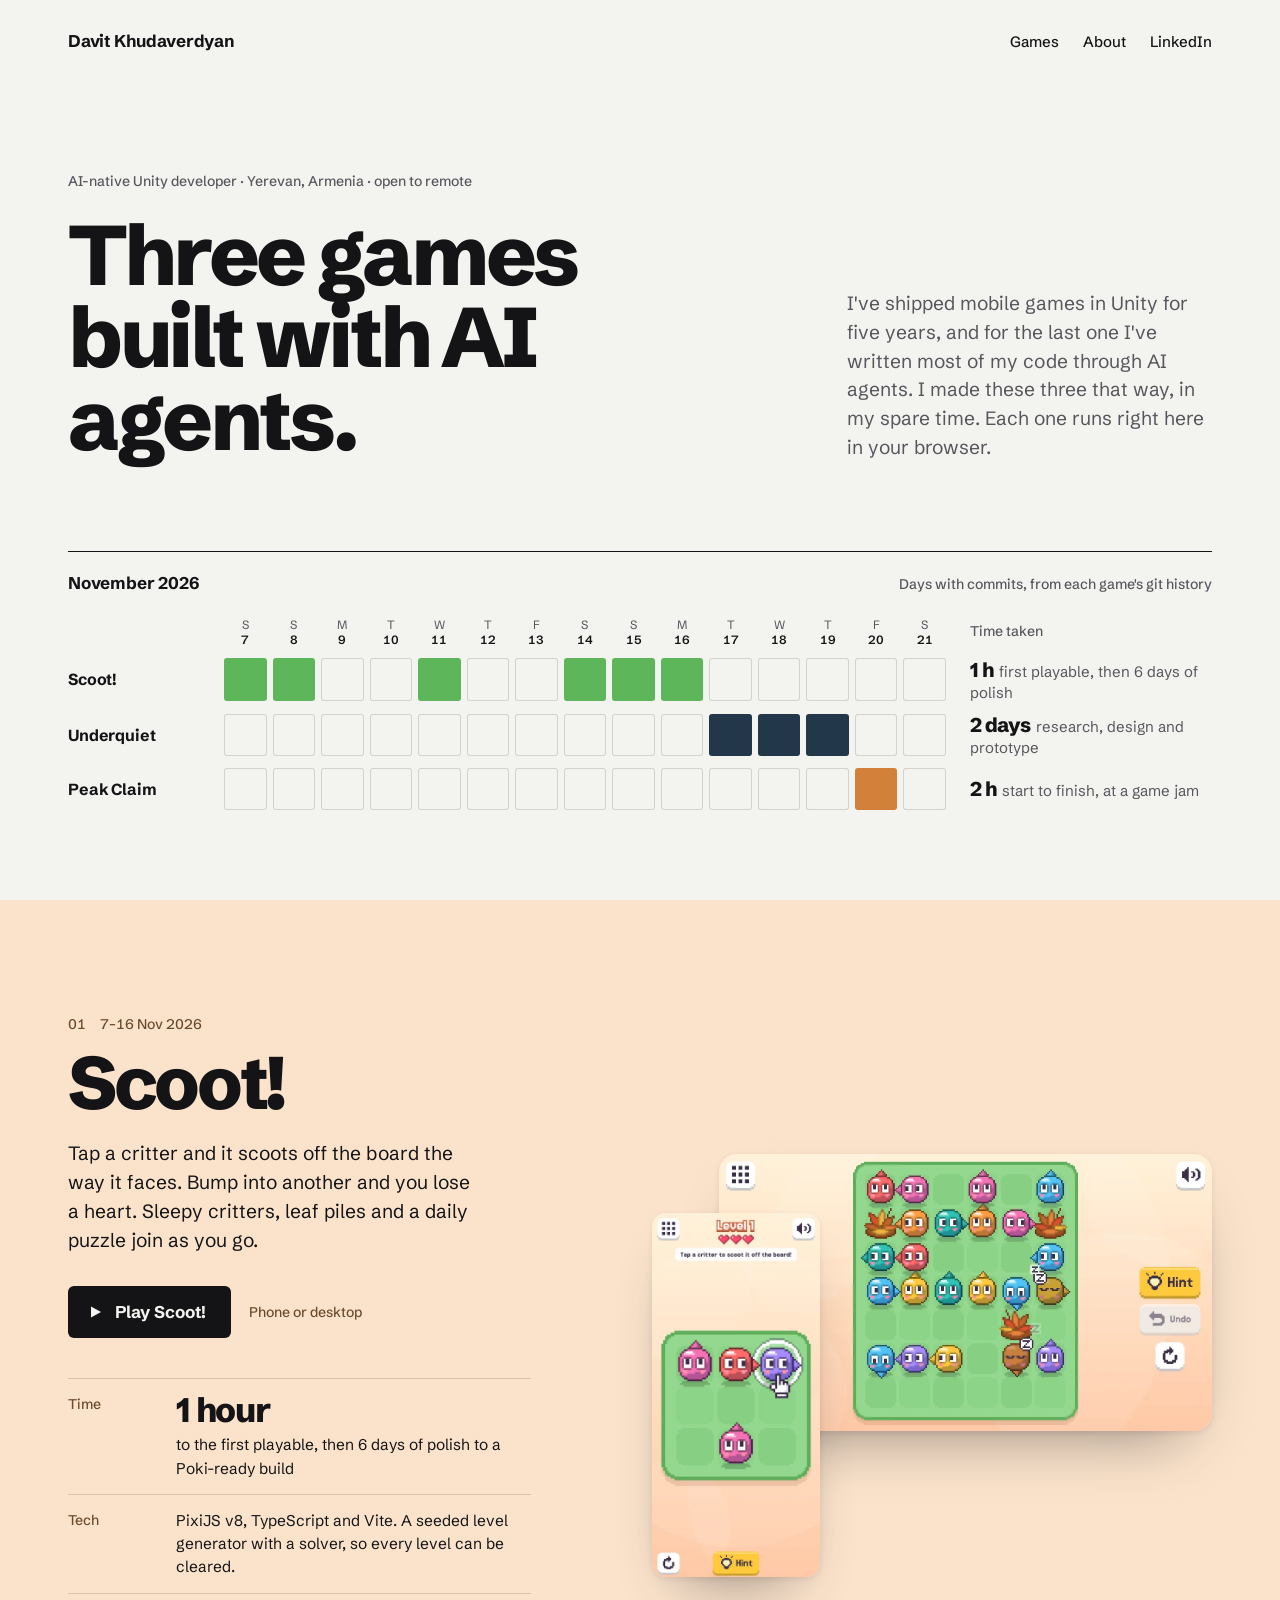
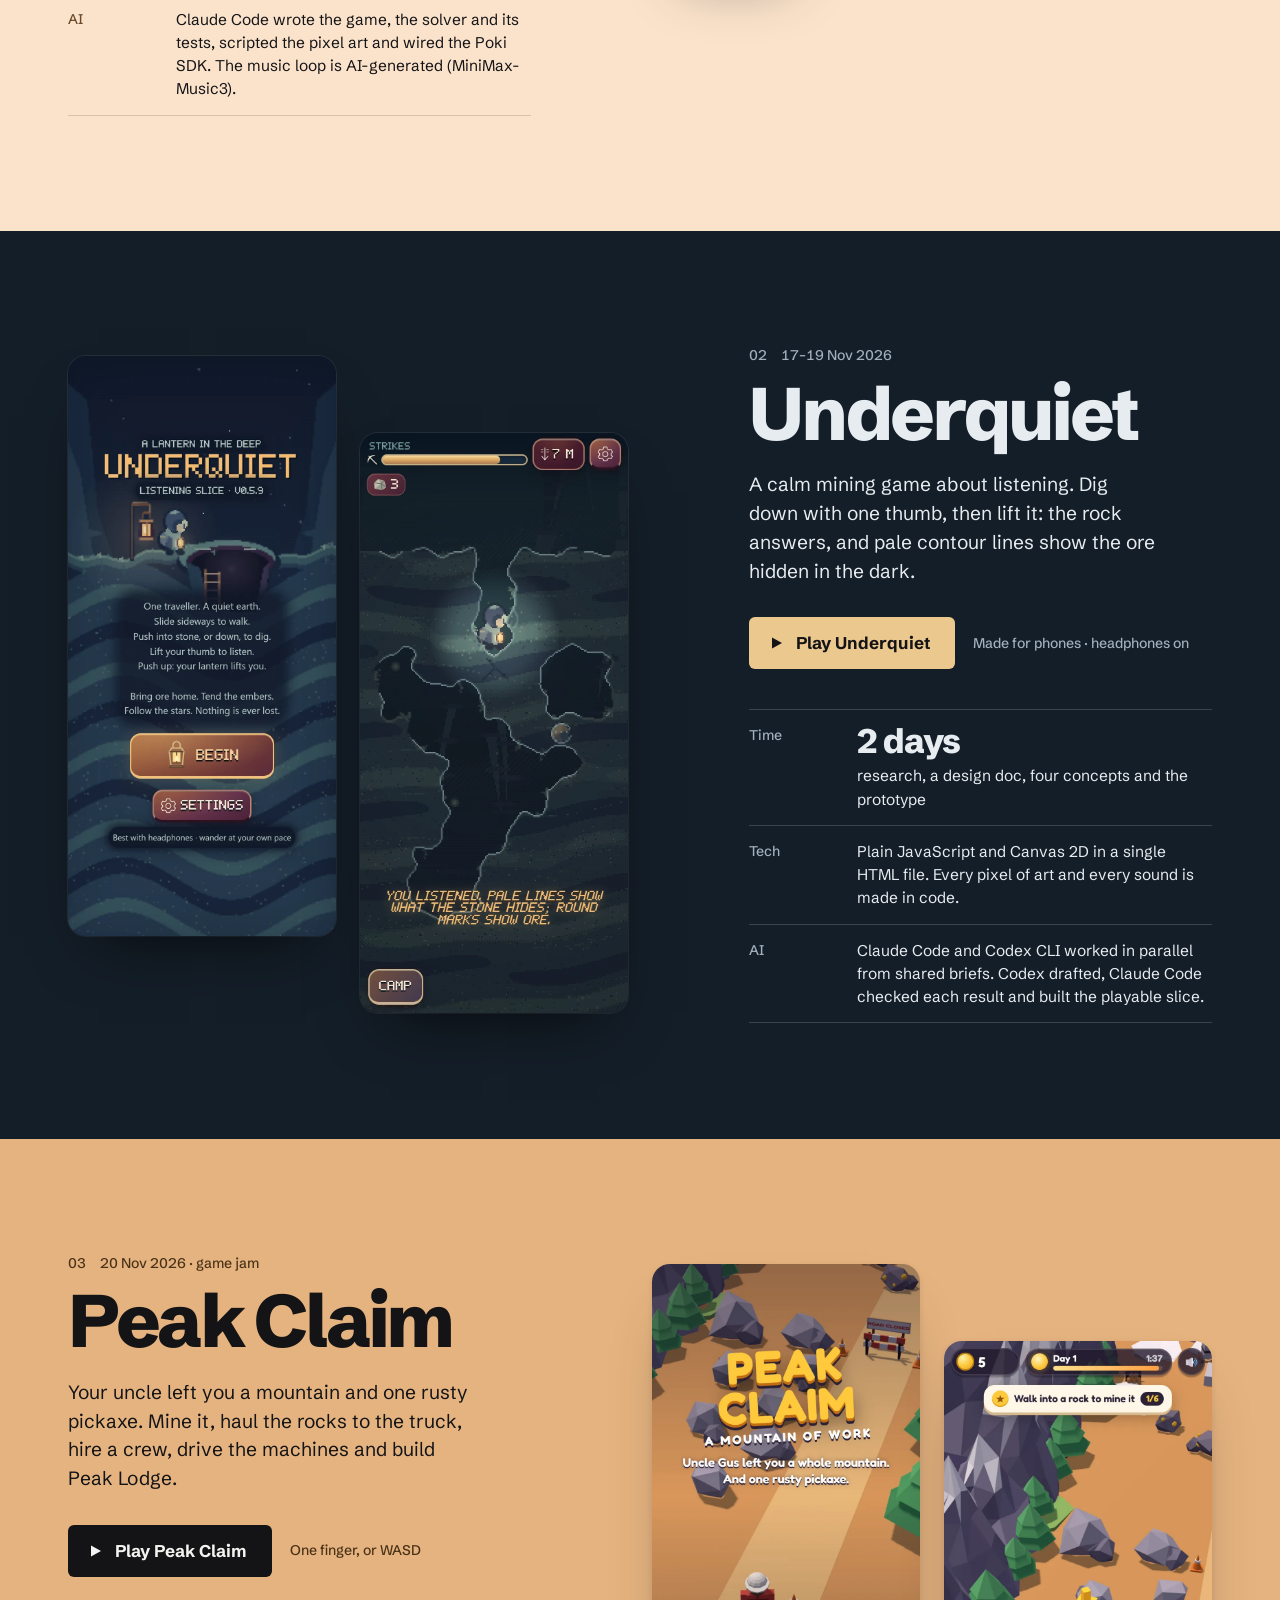
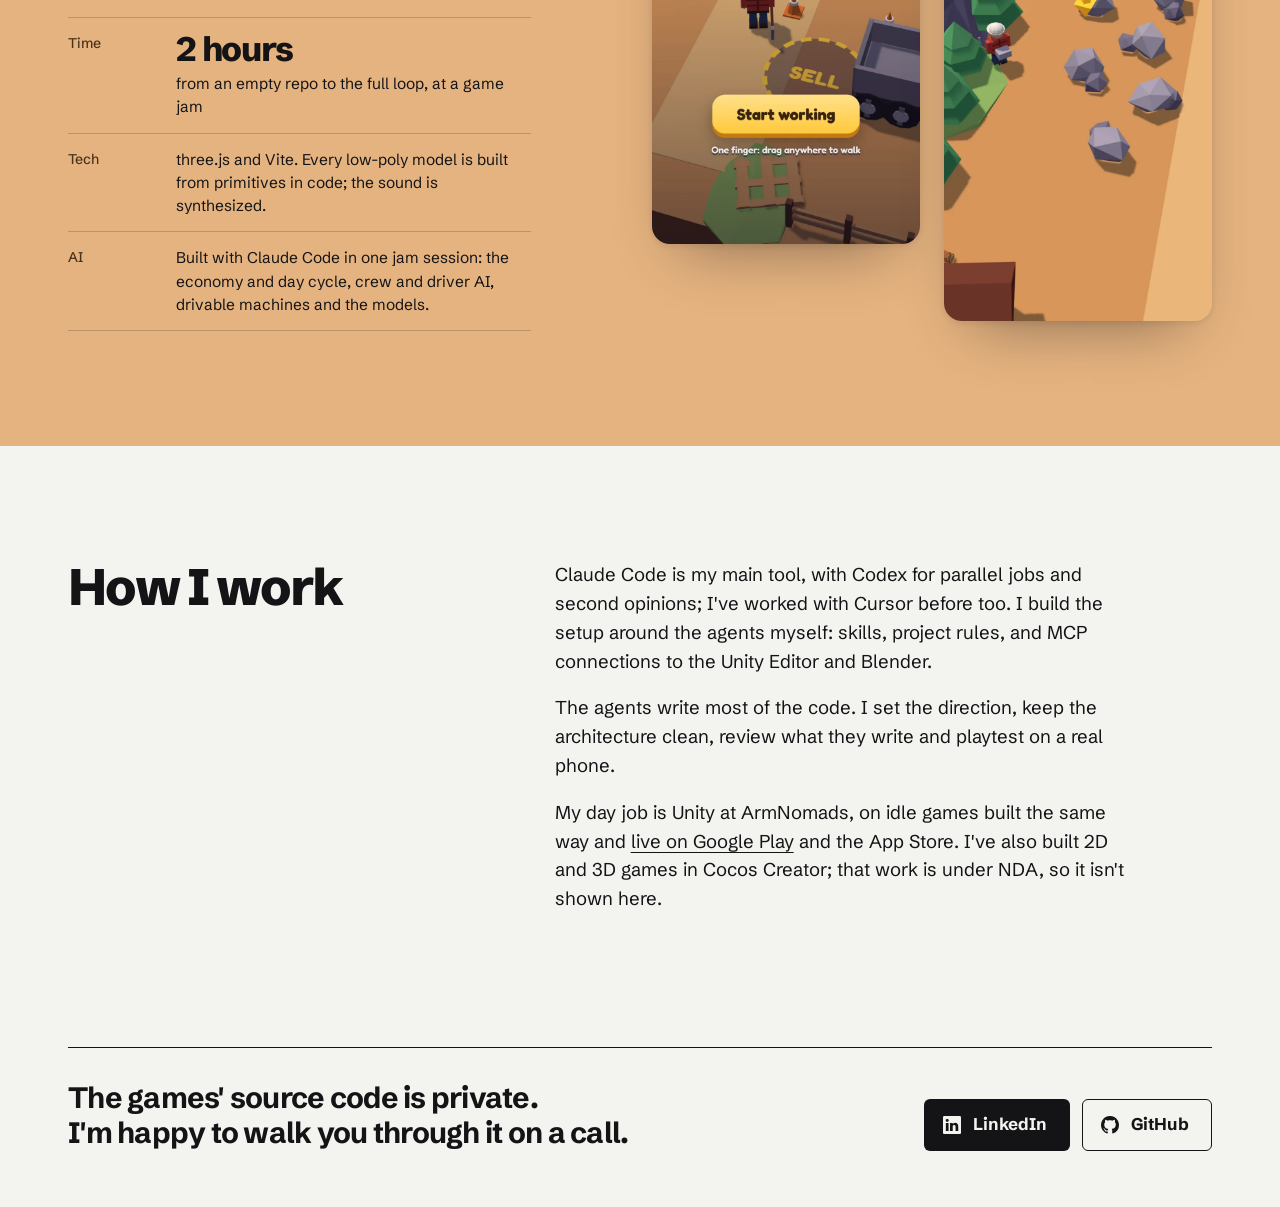
<file: index.html>
<!doctype html>
<html lang="en">
<head>
<meta charset="utf-8">
<meta name="viewport" content="width=device-width, initial-scale=1">
<title>Davit Khudaverdyan · AI-native Unity developer</title>
<meta name="description" content="Three games built with AI agents in my spare time, playable in the browser: Scoot!, Underquiet and Peak Claim. Davit Khudaverdyan, Unity developer.">
<link rel="canonical" href="https://eternal-crave.github.io/gamedev-portfolio/">
<meta property="og:type" content="website">
<meta property="og:title" content="Davit Khudaverdyan · Three games built with AI agents">
<meta property="og:description" content="Scoot!, Underquiet and Peak Claim: playable in the browser, with how long each took and how AI was used.">
<meta property="og:url" content="https://eternal-crave.github.io/gamedev-portfolio/">
<meta property="og:image" content="https://eternal-crave.github.io/gamedev-portfolio/img/og.png?v=2">
<meta property="og:image:width" content="1200">
<meta property="og:image:height" content="630">
<meta name="twitter:card" content="summary_large_image">
<meta name="theme-color" content="#f3f3ef">
<link rel="icon" href="img/favicon.svg" type="image/svg+xml">
<link rel="preconnect" href="https://fonts.googleapis.com">
<link rel="preconnect" href="https://fonts.gstatic.com" crossorigin>
<link rel="stylesheet" href="https://fonts.googleapis.com/css2?family=Schibsted+Grotesk:wght@400..900&amp;display=swap">
<link rel="stylesheet" href="css/site.css">
<script src="js/shots.js" defer></script>
</head>
<body>

<header class="wrap top">
<a class="name" href="./">Davit Khudaverdyan</a>
<nav aria-label="Main">
<a href="#games">Games</a>
<a href="#about">About</a>
<a href="https://www.linkedin.com/in/khudaverdyan-davit/">LinkedIn</a>
</nav>
</header>

<main>
<section class="wrap intro">
<p class="role small">AI-native Unity developer · Yerevan, Armenia · open to remote</p>
<div class="intro-grid">
<h1>Three games built with AI agents.</h1>
<p class="lede">I've shipped mobile games in Unity for five years, and for the last one I've written most of my code through AI agents. I made these three that way, in my spare time. Each one runs right here in your browser.</p>
</div>

<figure class="log" id="games" aria-labelledby="log-title">
<div class="log-head">
<h2 id="log-title">November 2026</h2>
<p class="small">Days with commits, from each game's git history</p>
</div>
<div class="log-grid">
<span></span>
<span class="d" aria-hidden="true">S<b>7</b></span><span class="d" aria-hidden="true">S<b>8</b></span><span class="d" aria-hidden="true">M<b>9</b></span><span class="d" aria-hidden="true">T<b>10</b></span><span class="d" aria-hidden="true">W<b>11</b></span><span class="d" aria-hidden="true">T<b>12</b></span><span class="d" aria-hidden="true">F<b>13</b></span><span class="d" aria-hidden="true">S<b>14</b></span><span class="d" aria-hidden="true">S<b>15</b></span><span class="d" aria-hidden="true">M<b>16</b></span><span class="d" aria-hidden="true">T<b>17</b></span><span class="d" aria-hidden="true">W<b>18</b></span><span class="d" aria-hidden="true">T<b>19</b></span><span class="d" aria-hidden="true">F<b>20</b></span><span class="d" aria-hidden="true">S<b>21</b></span>
<span class="th-tot small">Time taken</span>

<a class="row-name r-scoot" href="#scoot">Scoot!<span class="sr">: commits on 7, 8, 11, 14, 15 and 16 November</span></a>
<span class="c on r-scoot"></span><span class="c on r-scoot"></span><span class="c"></span><span class="c"></span><span class="c on r-scoot"></span><span class="c"></span><span class="c"></span><span class="c on r-scoot"></span><span class="c on r-scoot"></span><span class="c on r-scoot"></span><span class="c"></span><span class="c"></span><span class="c"></span><span class="c"></span><span class="c"></span>
<span class="tot"><b>1 h</b>first playable, then 6 days of polish</span>

<a class="row-name r-uq" href="#underquiet">Underquiet<span class="sr">: commits on 17, 18 and 19 November</span></a>
<span class="c"></span><span class="c"></span><span class="c"></span><span class="c"></span><span class="c"></span><span class="c"></span><span class="c"></span><span class="c"></span><span class="c"></span><span class="c"></span><span class="c on r-uq"></span><span class="c on r-uq"></span><span class="c on r-uq"></span><span class="c"></span><span class="c"></span>
<span class="tot"><b>2 days</b>research, design and prototype</span>

<a class="row-name r-peak" href="#peak-claim">Peak Claim<span class="sr">: commits on 20 November</span></a>
<span class="c"></span><span class="c"></span><span class="c"></span><span class="c"></span><span class="c"></span><span class="c"></span><span class="c"></span><span class="c"></span><span class="c"></span><span class="c"></span><span class="c"></span><span class="c"></span><span class="c"></span><span class="c on r-peak"></span><span class="c"></span>
<span class="tot"><b>2 h</b>start to finish, at a game jam</span>
</div>
</figure>
</section>

<section class="game game--scoot" id="scoot" aria-labelledby="scoot-title">
<div class="wrap game-grid">
<div class="game-text">
<p class="game-meta small"><span>01</span><span>7–16 Nov 2026</span></p>
<h2 class="game-title" id="scoot-title">Scoot!</h2>
<p class="pitch">Tap a critter and it scoots off the board the way it faces. Bump into another and you lose a heart. Sleepy critters, leaf piles and a daily puzzle join as you go.</p>
<div class="actions">
<a class="play" href="games/scoot/"><svg viewBox="0 0 14 14" aria-hidden="true"><path d="M2 1.5v11l10-5.5z" fill="currentColor"/></svg>Play Scoot!</a>
<span class="hint small">Phone or desktop</span>
</div>
<dl class="spec">
<div><dt class="small">Time</dt><dd><span class="big">1 hour</span>to the first playable, then 6 days of polish to a Poki-ready build</dd></div>
<div><dt class="small">Tech</dt><dd>PixiJS v8, TypeScript and Vite. A seeded level generator with a solver, so every level can be cleared.</dd></div>
<div><dt class="small">AI</dt><dd>Claude Code wrote the game, the solver and its tests, scripted the pixel art and wired the Poki SDK. The music loop is AI-generated (MiniMax-Music3).</dd></div>
</dl>
</div>
<div class="game-media">
<div class="stack">
<img class="shot wide" src="img/scoot-wide.webp" width="1280" height="720" loading="lazy" decoding="async" alt="Scoot level 17: a green board full of round pixel-art critters, some asleep, with leaf piles in two corners.">
<img class="shot phone" src="img/scoot-portrait.webp" width="780" height="1688" loading="lazy" decoding="async" alt="Scoot on a phone: level 1 with four critters and a pointing hand showing which one to tap.">
</div>
</div>
</div>
</section>

<section class="game game--uq game--flip" id="underquiet" aria-labelledby="uq-title">
<div class="wrap game-grid">
<div class="game-text">
<p class="game-meta small"><span>02</span><span>17–19 Nov 2026</span></p>
<h2 class="game-title" id="uq-title">Underquiet</h2>
<p class="pitch">A calm mining game about listening. Dig down with one thumb, then lift it: the rock answers, and pale contour lines show the ore hidden in the dark.</p>
<div class="actions">
<a class="play" href="games/underquiet/"><svg viewBox="0 0 14 14" aria-hidden="true"><path d="M2 1.5v11l10-5.5z" fill="currentColor"/></svg>Play Underquiet</a>
<span class="hint small">Made for phones · headphones on</span>
</div>
<dl class="spec">
<div><dt class="small">Time</dt><dd><span class="big">2 days</span>research, a design doc, four concepts and the prototype</dd></div>
<div><dt class="small">Tech</dt><dd>Plain JavaScript and Canvas 2D in a single HTML file. Every pixel of art and every sound is made in code.</dd></div>
<div><dt class="small">AI</dt><dd>Claude Code and Codex CLI worked in parallel from shared briefs. Codex drafted, Claude Code checked each result and built the playable slice.</dd></div>
</dl>
</div>
<div class="game-media">
<div class="pair">
<img class="shot" src="img/uq-title.webp" width="780" height="1688" loading="lazy" decoding="async" alt="Underquiet title screen: a hooded traveller with a lantern beside a mine shaft at night.">
<img class="shot" src="img/uq-listen.webp" width="780" height="1688" loading="lazy" decoding="async" alt="Underquiet underground: pale contour lines outline caves and ore around the lantern.">
</div>
</div>
</div>
</section>

<section class="game game--peak" id="peak-claim" aria-labelledby="peak-title">
<div class="wrap game-grid">
<div class="game-text">
<p class="game-meta small"><span>03</span><span>20 Nov 2026 · game jam</span></p>
<h2 class="game-title" id="peak-title">Peak Claim</h2>
<p class="pitch">Your uncle left you a mountain and one rusty pickaxe. Mine it, haul the rocks to the truck, hire a crew, drive the machines and build Peak Lodge.</p>
<div class="actions">
<a class="play" href="games/peak-claim/"><svg viewBox="0 0 14 14" aria-hidden="true"><path d="M2 1.5v11l10-5.5z" fill="currentColor"/></svg>Play Peak Claim</a>
<span class="hint small">One finger, or WASD</span>
</div>
<dl class="spec">
<div><dt class="small">Time</dt><dd><span class="big">2 hours</span>from an empty repo to the full loop, at a game jam</dd></div>
<div><dt class="small">Tech</dt><dd>three.js and Vite. Every low-poly model is built from primitives in code; the sound is synthesized.</dd></div>
<div><dt class="small">AI</dt><dd>Built with Claude Code in one jam session: the economy and day cycle, crew and driver AI, drivable machines and the models.</dd></div>
</dl>
</div>
<div class="game-media">
<div class="pair">
<img class="shot" src="img/peak-title.webp" width="780" height="1688" loading="lazy" decoding="async" alt="Peak Claim title screen: a low-poly miner by a dump truck on a mountain road.">
<img class="shot" src="img/peak-play.webp" width="780" height="1688" loading="lazy" decoding="async" alt="Peak Claim gameplay: the miner walks into a field of grey rocks with a quest to mine six.">
</div>
</div>
</div>
</section>

<section class="wrap about" id="about" aria-labelledby="about-title">
<div class="about-grid">
<h2 id="about-title">How I work</h2>
<div class="about-body">
<p>Claude Code is my main tool, with Codex for parallel jobs and second opinions; I've worked with Cursor before too. I build the setup around the agents myself: skills, project rules, and MCP connections to the Unity Editor and Blender.</p>
<p>The agents write most of the code. I set the direction, keep the architecture clean, review what they write and playtest on a real phone.</p>
<p>My day job is Unity at ArmNomads, on idle games built the same way and <a href="https://play.google.com/store/apps/dev?id=7195629711196823093">live on Google Play</a> and the App Store. I've also built 2D and 3D games in Cocos Creator; that work is under NDA, so it isn't shown here.</p>
</div>
</div>
</section>
</main>

<footer class="wrap">
<div class="foot">
<p class="foot-lead"><span>The games' source code is private.</span> <span>I'm happy to walk you through it on a call.</span></p>
<div class="contact">
<a class="btn" href="https://www.linkedin.com/in/khudaverdyan-davit/"><svg viewBox="0 0 16 16" aria-hidden="true"><path fill="currentColor" d="M0 1.15C0 .52.52 0 1.17 0h13.66C15.48 0 16 .52 16 1.15v13.7c0 .63-.52 1.15-1.17 1.15H1.17C.52 16 0 15.48 0 14.85V1.15zM4.94 13.39V6.17H2.54v7.22h2.4zM3.74 5.18c.84 0 1.36-.55 1.36-1.25-.01-.71-.52-1.25-1.34-1.25-.82 0-1.36.54-1.36 1.25 0 .7.52 1.25 1.33 1.25h.01zm4.91 8.21V9.36c0-.22.02-.43.08-.59.17-.43.57-.88 1.23-.88.87 0 1.21.66 1.21 1.63v3.87h2.4V9.25c0-2.22-1.18-3.25-2.76-3.25-1.27 0-1.84.7-2.16 1.19v.03h-.02l.02-.03V6.17h-2.4c.03.68 0 7.22 0 7.22h2.4z"/></svg>LinkedIn</a>
<a class="btn btn--line" href="https://github.com/eternal-crave"><svg viewBox="0 0 16 16" aria-hidden="true"><path fill="currentColor" d="M8 0C3.58 0 0 3.58 0 8c0 3.54 2.29 6.53 5.47 7.59.4.07.55-.17.55-.38 0-.19-.01-.82-.01-1.49-2.01.37-2.53-.49-2.69-.94-.09-.23-.48-.94-.82-1.13-.28-.15-.68-.52-.01-.53.63-.01 1.08.58 1.23.82.72 1.21 1.87.87 2.33.66.07-.52.28-.87.51-1.07-1.78-.2-3.64-.89-3.64-3.95 0-.87.31-1.59.82-2.15-.08-.2-.36-1.02.08-2.12 0 0 .67-.21 2.2.82.64-.18 1.32-.27 2-.27.68 0 1.36.09 2 .27 1.53-1.04 2.2-.82 2.2-.82.44 1.1.16 1.92.08 2.12.51.56.82 1.27.82 2.15 0 3.07-1.87 3.75-3.65 3.95.29.25.54.73.54 1.48 0 1.07-.01 1.93-.01 2.2 0 .21.15.46.55.38A8.013 8.013 0 0016 8c0-4.42-3.58-8-8-8z"/></svg>GitHub</a>
</div>
</div>
</footer>

</body>
</html>
</file>
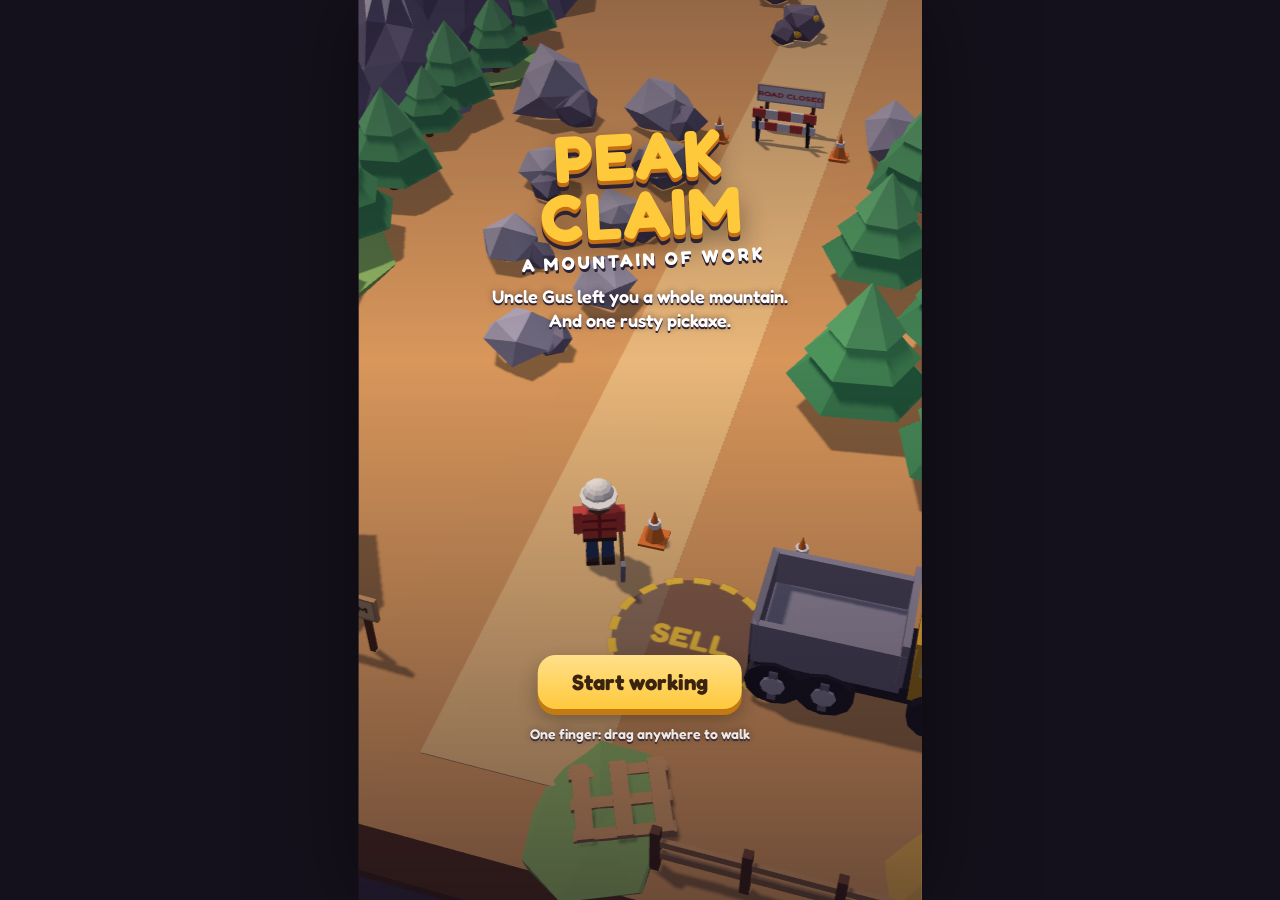
<file: games/peak-claim/index.html>
<!doctype html>
<html lang="en">
  <head>
    <meta charset="UTF-8" />
    <meta name="viewport" content="width=device-width, initial-scale=1.0, maximum-scale=1.0, user-scalable=no, viewport-fit=cover" />
    <meta name="theme-color" content="#2a2236" />
    <title>Peak Claim</title>
    <link rel="icon" href="data:image/svg+xml,%3Csvg xmlns='http://www.w3.org/2000/svg' viewBox='0 0 100 100'%3E%3Cpath d='M5 88 L40 25 L58 55 L70 40 L95 88 Z' fill='%23857d9c'/%3E%3Cpath d='M40 25 L50 43 L44 40 L36 46 L31 41 Z' fill='%23f4f2fa'/%3E%3Ccircle cx='76' cy='22' r='12' fill='%23ffc93c'/%3E%3C/svg%3E" />
    <link rel="preconnect" href="https://fonts.googleapis.com" />
    <link rel="preconnect" href="https://fonts.gstatic.com" crossorigin />
    <link href="https://fonts.googleapis.com/css2?family=Fredoka:wght@500;600;700&display=swap" rel="stylesheet" />
    <script type="module" crossorigin src="./assets/index-BfAK52vC.js"></script>
    <link rel="stylesheet" crossorigin href="./assets/index-GTu-6xmQ.css">
  </head>
  <body>
    <div id="app">
      <canvas id="game"></canvas>
      <div id="ui"></div>
    </div>
  </body>
</html>
</file>
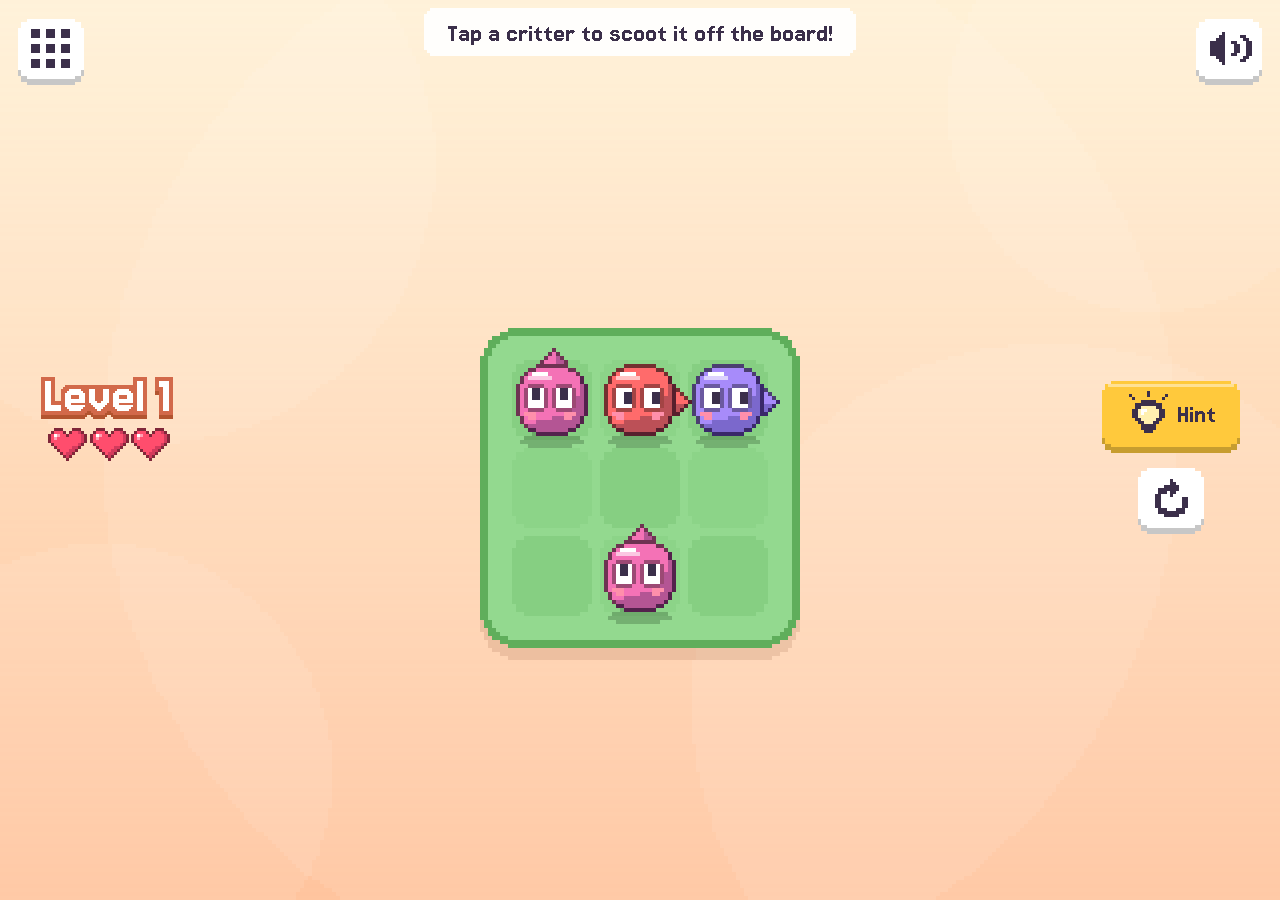
<file: games/scoot/index.html>
<!doctype html>
<html lang="en">
  <head>
    <meta charset="UTF-8" />
    <meta name="viewport" content="width=device-width, initial-scale=1.0, maximum-scale=1.0, user-scalable=no, viewport-fit=cover" />
    <title>Scoot!</title>
    <style>html,body{touch-action:none;-webkit-user-select:none;user-select:none;-webkit-tap-highlight-color:transparent;background:#fff1d6;height:100%;margin:0;overflow:hidden}#app{position:fixed;top:0;bottom:0;left:0;right:0}#app canvas{display:block}</style>
    <script type="module" crossorigin src="./assets/index-B1cWe41S.js"></script>
    <link rel="modulepreload" crossorigin href="./assets/CanvasPool-CYB8EAJn.js">
    <link rel="modulepreload" crossorigin href="./assets/Filter-Dp4MrvDI.js">
    <link rel="modulepreload" crossorigin href="./assets/canvasUtils-CrU6qLwV.js">
    <link rel="modulepreload" crossorigin href="./assets/Cache-D3IaWOzs.js">
    <link rel="modulepreload" crossorigin href="./assets/GCManagedHash-BCZwOYIp.js">
    <link rel="modulepreload" crossorigin href="./assets/RenderTargetSystem-Zj1sRvPb.js">
    <link rel="modulepreload" crossorigin href="./assets/getTextureBatchBindGroup-C-DPWbiT.js">
    <link rel="modulepreload" crossorigin href="./assets/GraphicsContext-BR45QYEj.js">
    <link rel="modulepreload" crossorigin href="./assets/getTexelRangeRects-CvvmsZUQ.js">
  </head>
  <body>
    <div id="app"></div>
  </body>
</html>
</file>
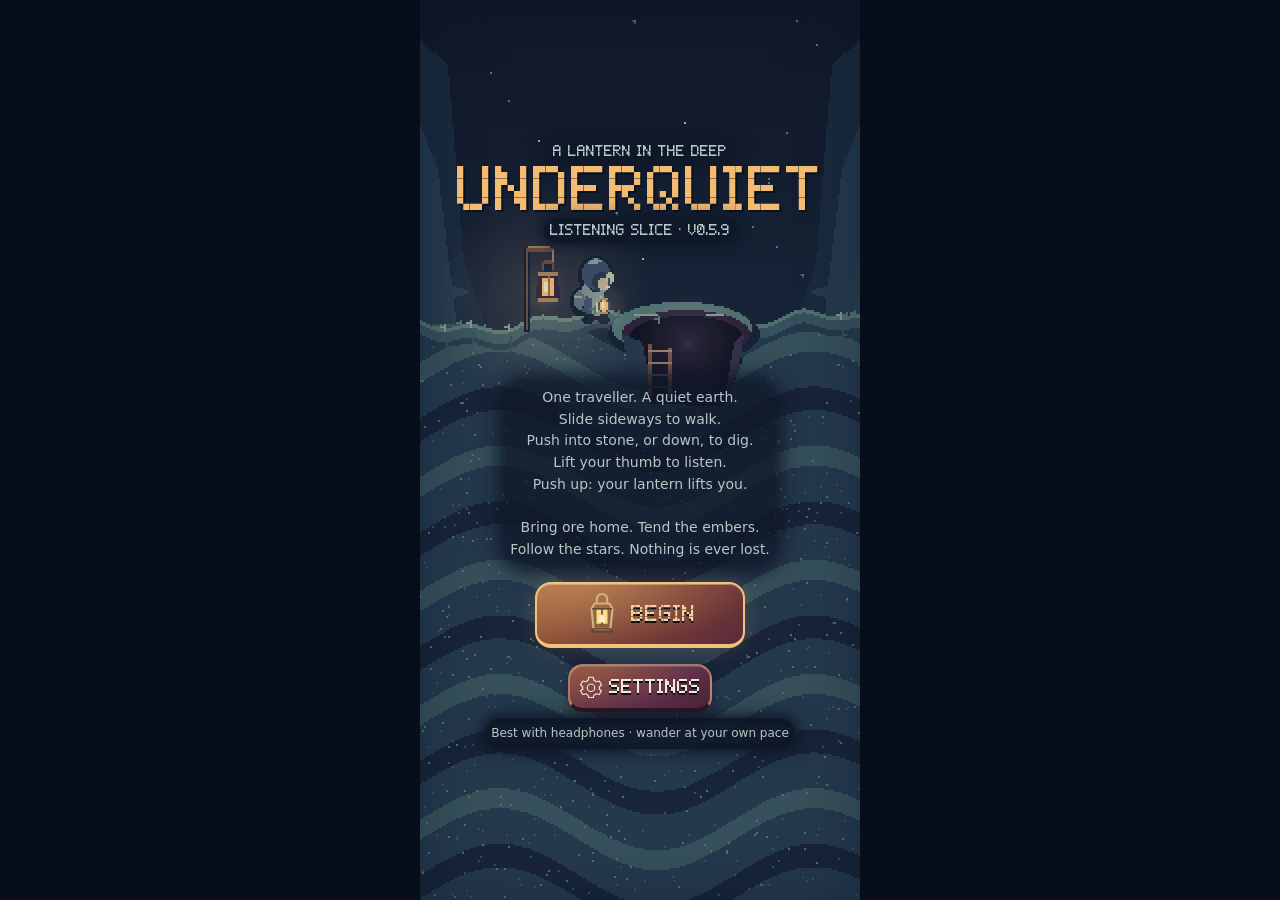
<file: games/underquiet/index.html>
<!doctype html>
<html lang="en">
<head>
<meta charset="utf-8">
<meta name="viewport" content="width=device-width,initial-scale=1,viewport-fit=cover">
<meta name="theme-color" content="#07080f">
<title>Underquiet Listening Prototype v0.5.9</title>
<style>:root{--ink:#f0e4cc;--dim:#b9ac9c;--warm:#ffd187;--violet:#c8a2ff;--line:#c6a87938;--grain:url("data:image/svg+xml,%3Csvg xmlns='http://www.w3.org/2000/svg' width='160' height='160'%3E%3Cfilter id='n'%3E%3CfeTurbulence type='fractalNoise' baseFrequency='.75' numOctaves='3' stitchTiles='stitch'/%3E%3C/filter%3E%3Cpath fill='%23fff' opacity='.055' filter='url(%23n)' d='M0 0h160v160H0z'/%3E%3C/svg%3E")}*{box-sizing:border-box;-webkit-tap-highlight-color:transparent}html,body{margin:0;height:100%;background:#04070b;color:var(--ink);font-family:Georgia,Palatino Linotype,serif;font-variant-numeric:tabular-nums;overflow:hidden;user-select:none;-webkit-user-select:none}button,input,select,textarea{font:inherit;color:inherit}button{touch-action:manipulation}button,select,input{min-width:48px;min-height:48px}button{cursor:pointer}button:disabled{cursor:default}button:focus-visible,select:focus-visible,input:focus-visible{outline:2px solid var(--warm);outline-offset:3px}#app{position:relative;margin:auto;width:100%;max-width:440px;height:100vh;height:100dvh;overflow:hidden;background:#080d14;isolation:isolate}canvas{position:absolute;inset:0;width:100%;height:100%;display:block;touch-action:none}.hidden{display:none!important}.svg-defs{position:absolute;width:0;height:0;overflow:hidden}.icon{display:inline-block;width:24px;height:24px;flex-shrink:0;vertical-align:middle;fill:none;stroke:currentColor;stroke-width:1.5;stroke-linejoin:round;stroke-linecap:round;pointer-events:none}h1,h2,h3{font-family:Georgia,serif;font-weight:900;letter-spacing:.065em}h1,h2,.display{color:#ffdc9c;text-shadow:0 2px 0 #21150f,1px 0 #21150f,-1px 0 #21150f,0 -1px #21150f,0 5px 12px #000}.gilded{display:inline-block;background:linear-gradient(#fff0c5 15%,#e7b866 60%,#a16a35);background-clip:text;-webkit-background-clip:text;-webkit-text-fill-color:transparent;filter:drop-shadow(0 2px 0 #1e130d);text-shadow:none}p{line-height:1.55;color:var(--dim)}.eyebrow,.sec h3,.tab-label,.small-label{font-variant:small-caps;letter-spacing:.13em;font-size:12px;color:#cfb387}.eyebrow{font-size:11px}.frame{position:relative;border:3px ridge #8e7352;border-radius:6px;background:var(--grain),radial-gradient(ellipse at 0 50%,#bc793a18,transparent 70%),linear-gradient(135deg,#383934,#20262a 45%,#141c23);box-shadow:inset 0 0 0 2px #090e14,inset 0 3px 12px #0009,0 4px #080c12,0 0 24px #e7a45a0c}.frame:before,.frame:after{content:"";position:absolute;width:5px;height:5px;top:7px;border-radius:50%;background:radial-gradient(circle at 30% 20%,#dac28c,#5c4937 65%);box-shadow:0 1px 2px #000;pointer-events:none}.frame:before{left:7px}.frame:after{right:7px}.btn,#tray,.raw-stack{position:relative;pointer-events:auto;appearance:none;border:2px solid #7e6645;border-top-color:#bea477;border-bottom:4px solid #171a1b;border-radius:5px;background:var(--grain),linear-gradient(#554d3d,#342f29 50%,#292b29);box-shadow:inset 0 1px #e7ce9944,inset 0 -2px #191715,0 2px #080a0c,0 4px 8px #0005;color:#f3dfb7;text-shadow:0 2px #17130e;padding:10px 14px;font-variant:small-caps;letter-spacing:.045em;font-size:15px;transition:filter .15s,transform .08s,box-shadow .08s}.btn:active,#tray:active,.raw-stack:active{transform:translateY(3px);box-shadow:inset 0 3px 7px #0009,0 1px #080a0c;filter:brightness(.83)}.btn.big{font-size:19px;min-height:56px;padding:13px 24px}.btn:disabled,.raw-stack:disabled,#tray:disabled{filter:saturate(.3);opacity:.55}.btn.available,#tray:not(:disabled),.raw-stack:not(:disabled){border-color:#ac8b52;box-shadow:inset 0 1px #f6d29155,inset 0 -2px #191715,0 3px #090d12,0 0 17px #ffb85424}.icon-btn{display:inline-flex;align-items:center;justify-content:center;padding:9px;gap:6px}.lantern-button{display:flex;align-items:center;justify-content:center;gap:12px;background:var(--grain),radial-gradient(ellipse at 50% 0,#b8823e,#54402c 65%,#302a23);border-color:#c29b5d;color:#ffe4ae;box-shadow:inset 0 1px #ffe1aa88,0 4px #11100e,0 0 35px #ffc06928}.lantern-button .icon{width:34px;height:42px;filter:drop-shadow(0 0 9px #ffc86988)}.overlay{position:absolute;inset:0;display:flex;flex-direction:column;align-items:center;justify-content:center;padding:calc(24px + env(safe-area-inset-top)) max(20px,env(safe-area-inset-right)) calc(24px + env(safe-area-inset-bottom)) max(20px,env(safe-area-inset-left));text-align:center;background:#060b13dd}.overlay h1{margin:0;font-size:34px}.overlay p{max-width:330px}#title{background:radial-gradient(ellipse at 50% 57%,#e1a45219,transparent 42%),linear-gradient(#09141d55,#061016dd 78%)}#title:before{content:"";position:absolute;inset:0;z-index:-1;background:var(--grain),linear-gradient(122deg,#24392c 0 12%,transparent 12.5% 87%,#162b24 87.5%),linear-gradient(76deg,#12221e 0 13%,transparent 13.5% 84%,#243b31 84.5%);box-shadow:inset 0 0 100px #020709}#title h1{font-size:68px;letter-spacing:.09em;margin:8px 0}.splash-emblem{width:108px;height:140px;color:#ffd287;filter:drop-shadow(0 0 36px #f5be5466);margin:6px 0 16px}.splash-intro{font-size:15px;margin:16px 0 22px}.version{font-size:11px;letter-spacing:.2em;color:#a59173}.quiet-note{font-size:12px;font-style:italic}#title .lantern-button{min-width:210px}#btn-title-set{margin-top:16px}#hud{position:absolute;left:0;right:0;top:0;padding:calc(10px + env(safe-area-inset-top)) max(10px,env(safe-area-inset-right)) 0 max(10px,env(safe-area-inset-left));pointer-events:none;display:flex;flex-direction:column;gap:7px;background:linear-gradient(#050a12db,transparent)}.row{display:flex;align-items:center;gap:7px}.hud-oil{flex:1;min-width:70px}.hud-oil .small-label{display:block;margin:0 0 3px 4px;font-size:9px}.oil-row{display:flex;align-items:center;gap:5px}.oil-row>.icon{width:22px;height:28px;color:#f8cb82}#energy{position:relative;flex:1;height:20px;overflow:hidden;border:2px solid #98764d;border-radius:7px 12px 12px 7px;background:#0b1018;box-shadow:0 0 0 2px #080a0d,inset 0 3px 5px #000,0 0 9px #e4b65e22}#energy>i{position:relative;display:block;width:100%;height:100%;border-radius:3px 9px 9px 3px;background:linear-gradient(#ffe2a5,#e4b459 30%,#976638 85%);box-shadow:inset 0 2px #fff1c177,inset 0 -2px #593f24;transition:width .15s}#energy>i:after{content:"";position:absolute;right:0;top:0;bottom:0;width:4px;background:#ffe8ad88;border-radius:50%}#energy.low>i{background:linear-gradient(#e5cf9d,#b3996f,#76624d);animation:oilFlicker 2.4s ease-in-out infinite}@keyframes oilFlicker{40%{opacity:.73}55%{opacity:.95}70%{opacity:.8}}.depth-plaque{display:flex;align-items:center;gap:3px;padding:7px 8px;min-height:48px}.depth-plaque .icon{width:16px}#depth{font-size:17px;white-space:nowrap;color:#f7dfb6;min-width:37px;text-shadow:0 2px #000}#btn-return{font-size:13px;padding:8px}#btn-set{width:48px;flex-shrink:0}.hud-bottom{display:flex;justify-content:space-between;align-items:flex-start;gap:5px}#btn-auto{font-size:12px;padding:8px;flex-shrink:0}#chips{display:flex;flex-wrap:wrap;gap:5px}.chip{display:inline-flex;align-items:center;gap:6px;padding:5px 8px;background:var(--grain),linear-gradient(#28302add,#131b1fee);border:1px solid #9b805644;border-radius:4px;font-size:13px;font-variant-numeric:tabular-nums;box-shadow:inset 0 1px #eee1be12,0 2px 4px #0005}.chip>.icon{width:22px;height:24px}.chip.pulse{animation:chipPulse .22s ease-out}@keyframes chipPulse{50%{transform:scale(1.12)}}.chip.no{color:#c8a9a4}#titlecard{position:absolute;left:0;right:0;top:30%;text-align:center;pointer-events:none;opacity:0;transition:opacity .9s}#titlecard h2{margin:0;font-size:30px}#titlecard p{margin:6px 0;font-style:italic}#titlecard small{color:var(--warm);letter-spacing:.2em;font-size:11px}#whisper{position:absolute;left:16px;right:16px;bottom:15%;text-align:center;font-style:italic;opacity:0;transition:opacity 1.4s;pointer-events:none;color:var(--violet);text-shadow:0 0 14px #c8a2ff88;z-index:5}#whisper.warm{color:var(--warm);text-shadow:0 0 14px #ffcf7a66}#fade{position:absolute;inset:0;background:#000;opacity:0;pointer-events:none;transition:opacity 1.5s}#camp{padding:calc(14px + env(safe-area-inset-top)) max(14px,env(safe-area-inset-right)) 0 max(14px,env(safe-area-inset-left));justify-content:flex-start;overflow:hidden;background:var(--grain),radial-gradient(ellipse at 18% 43%,#c98a3c1f,transparent 48%),radial-gradient(ellipse at 75% 90%,#3b344a55,transparent 60%),linear-gradient(#1d2526,#111a20 52%,#080f17)}#camp:before{content:"";position:absolute;inset:0;pointer-events:none;background:repeating-linear-gradient(175deg,transparent 0 98px,#b3a68a09 99px,#0002 102px,transparent 105px);box-shadow:inset 0 0 75px #010610aa}.camp-head{position:relative;display:flex;align-items:center;justify-content:space-between;width:100%;flex-shrink:0;gap:12px}.camp-head h1{font-size:27px;margin:2px 0}.camp-head .eyebrow{font-size:9px}#camp-story{position:relative;flex-shrink:0;font-size:12px;font-style:italic;margin:8px 0 10px}.camp-stage{position:relative;flex:1;width:100%;min-height:0;margin-bottom:10px}.camp-panel{position:absolute;inset:0;display:flex;flex-direction:column;gap:14px;overflow-y:auto;overscroll-behavior:contain;padding:3px 2px 12px;opacity:0;visibility:hidden;pointer-events:none;transition:opacity .2s ease,visibility 0s linear .2s;text-align:left}.camp-panel.active{opacity:1;visibility:visible;pointer-events:auto;transition:opacity .2s ease,visibility 0s}.sec{width:100%;text-align:left}.sec h3{margin:0 0 10px;font-weight:400}.scene-heading{text-align:center;padding:8px 0 2px}.scene-heading h2{margin:3px 0;font-size:28px}.scene-heading p{margin:6px auto;font-size:13px;max-width:290px}.scene-heading .eyebrow{font-size:10px}.stash{display:flex;flex-wrap:wrap;gap:8px}.inventory-frame{padding:18px 14px}.inventory-frame .stash{gap:9px}.inventory-frame .chip{min-height:42px}.ritual{padding:20px 15px 16px;margin:auto 0}.ritual h3{text-align:center;color:#d7bc8a}#slot-label,#smelt-note{font-size:12px;text-align:center;color:var(--dim)}#smelt-note{margin:14px auto;line-height:1.6;max-width:270px}#furnace{display:block;position:relative;margin:20px auto;width:136px;height:124px;border-radius:60px 60px 14px 14px;border:7px ridge #786a57;background:var(--grain),linear-gradient(100deg,#33363b,#867665 45%,#32343b);box-shadow:0 11px 15px #0008,inset 0 3px 3px #dbc3a333,0 0 65px #dc8c3622}#furnace:before{content:"";position:absolute;left:19px;right:19px;bottom:11px;height:70px;border:6px solid #201d21;border-radius:38px 38px 6px 6px;background:radial-gradient(ellipse at 50% 90%,#ffe4a0,#ed954e 24%,#6c3425 55%,#19141b 80%);opacity:var(--heat,.22);box-shadow:0 0 calc(40px * var(--heat,.22)) #ffb45d;transition:opacity .25s}#furnace:after{content:"\2726";position:absolute;top:4px;left:53px;color:#f7d9a1;font-size:17px}#furnace.feed{animation:furnaceFeed .4s ease-out}@keyframes furnaceFeed{30%{transform:scale(1.14,.83)}65%{transform:scale(.92,1.1)}}#raw-stash{display:grid;grid-template-columns:1fr;gap:7px}.raw-stack{display:flex;width:100%;justify-content:center;gap:9px;font-size:13px;padding:8px;min-height:48px}.raw-stack>.icon{width:24px}.lane{display:flex;align-items:center;gap:10px;font-size:12px;margin:8px 0}.lane .bar{flex:1;height:8px;border:1px solid #99764e;border-radius:4px;overflow:hidden;background:#0c131b}.lane .bar i{display:block;height:100%;background:linear-gradient(#ffdf9c,#b28144)}#tray{width:100%;margin-top:12px;min-height:56px;padding:12px;font-size:14px}#smelt-status{display:block;min-height:18px;font-size:11px;color:#c7b08f;text-align:center;margin-top:9px;line-height:1.5}.camp-flight{position:absolute;left:0;top:0;z-index:9;pointer-events:none;width:16px;height:16px;background:var(--gem);clip-path:polygon(50% 0,100% 45%,65% 100%,15% 80%,0 30%);filter:drop-shadow(0 0 5px var(--gem))}.camp-tabs{position:relative;flex-shrink:0;display:grid;grid-template-columns:repeat(4,minmax(0,1fr));align-self:stretch;margin:0 -14px;padding:5px max(5px,env(safe-area-inset-right)) calc(5px + env(safe-area-inset-bottom)) max(5px,env(safe-area-inset-left));border-top:3px ridge #8f7752;background:var(--grain),linear-gradient(#39362e,#161b1e 40%,#10171c);box-shadow:0 -5px 25px #0008;z-index:3}.camp-tab{position:relative;appearance:none;border:1px solid transparent;border-radius:4px;min-height:64px;padding:5px 2px;display:flex;flex-direction:column;align-items:center;justify-content:center;gap:4px;color:#a79c8a;background:transparent;transition:background .2s,color .2s;box-shadow:inset -1px 0 #bbaa7912}.camp-tab .icon{width:26px;height:26px}.tab-label{font-size:11px;color:inherit;letter-spacing:.04em;white-space:nowrap}.camp-tab[aria-selected=true]{color:#ffdc9e;border-color:#b3915755;background:radial-gradient(ellipse at 50% 100%,#e7ab4526,transparent 80%),linear-gradient(#51442c55,#292c28);box-shadow:inset 0 2px #e1bc7366,0 0 16px #e7ad4012}.camp-tab:active{transform:translateY(2px)}.tab-badge{position:absolute;top:1px;left:calc(50% + 8px);min-width:17px;height:17px;padding:2px 4px;background:#d7b06d;color:#1b1815;border:1px solid #ffdc92;border-radius:50%;font:700 10px Georgia;box-shadow:0 0 9px #e1ab5d55}.tab-badge:empty{display:none}#panel-skills{overflow:hidden;gap:8px;padding:0}.tree-toolbar{display:flex;align-items:center;justify-content:space-between;gap:6px}.tree-toolbar h2{font-size:20px;margin:0}.tree-toolbar>div{display:flex;gap:5px}.tree-toolbar .btn{padding:5px;min-width:48px;min-height:48px;font-size:22px}#tree-view{position:relative;width:100%;flex:1;min-height:100px;overflow:hidden;touch-action:none;border:2px ridge #75647d;border-radius:6px;background:radial-gradient(ellipse at center,#29283a,#111a27 65%,#09111a);box-shadow:inset 0 0 55px #0009}#tree-view:before{content:"";position:absolute;inset:0;pointer-events:none;background-image:radial-gradient(circle,#ddcfff66 .6px,transparent 1px);background-size:37px 43px;opacity:.35}#tree-world{position:absolute;left:0;top:0;width:1200px;height:1100px;transform-origin:0 0;will-change:transform}#tree-links{position:absolute;inset:0;width:1200px;height:1100px;pointer-events:none;overflow:visible}.tree-link{stroke:#a994b955;stroke-width:2;fill:none}.tree-link.gold{stroke:#eec974;stroke-width:3;stroke-dasharray:7 5;animation:goldFlow 2s linear infinite}@keyframes goldFlow{to{stroke-dashoffset:-24}}.star-wrap{position:absolute;width:96px;height:100px;text-align:center;transform:translate(-50%,-38%)}.star-node{position:relative;width:62px;height:62px;border-radius:50%;border:2px ridge #c9b3e86b;background:radial-gradient(circle at 35% 25%,#555369,#202638 65%);color:#f6e2b9;box-shadow:0 0 22px #b3a4f51a,inset 0 0 8px #ead9ff22;font:24px Georgia,serif;touch-action:none}.star-node.dim{opacity:.43}.star-node.can{border-color:#d7bc88;box-shadow:0 0 23px #e1c57b44,inset 0 0 10px #ead9ff22}.star-node.max{border-color:#e9cd83;color:#ffe4a5;background:radial-gradient(circle at 40% 30%,#72634e,#262536)}.star-node:active{filter:brightness(.8);translate:0 2px}.star-name,.star-level{display:block;pointer-events:none}.star-name{font-size:13px;color:#e9e1cf;margin:5px -10px 0;line-height:1.15;text-shadow:0 1px 3px #000,0 0 8px #060a12}.star-level{font-size:11px;color:#b3a9c6;margin-top:3px}.star-wrap.bloom{animation:starBloom .9s linear}@keyframes starBloom{0%{opacity:0;scale:.2}35%{opacity:1;scale:1.18}53%{scale:.92}72%{scale:1.045}88%{scale:.985}to{scale:1}}.tree-ripple{position:absolute;width:20px;height:20px;border:2px solid #ffe7ba;border-radius:50%;pointer-events:none;transform:translate(-50%,-50%);animation:treeRipple .65s ease-out forwards}@keyframes treeRipple{to{width:460px;height:460px;opacity:0}}.tree-spark{position:absolute;z-index:8;width:4px;height:4px;border-radius:50%;background:#f5db9c;pointer-events:none}.tree-hint{text-align:center;color:#b4a8bf;font-size:11px;line-height:1.5;margin:0 0 4px}.root-node{border-color:#ffdb9d;color:#ffdb9d;font-size:30px}#skill-sheet{position:absolute;z-index:7;bottom:calc(83px + env(safe-area-inset-bottom));left:12px;right:12px;max-height:65%;overflow-y:auto;padding:24px 20px 20px;text-align:left}#skill-sheet h2{font-size:26px;margin:8px 42px 12px 0}#skill-sheet p{font-size:14px;line-height:1.6}#skill-close{position:absolute;right:10px;top:10px;font-size:24px;padding:4px}#skill-cost{display:flex;flex-wrap:wrap;gap:6px;margin:18px 0}#skill-buy{width:100%}#skill-buy:disabled{opacity:.45}#satchel-raw{display:grid;gap:7px}.inventory-line{display:flex;align-items:center;gap:10px;font-size:14px}.inventory-line .icon{width:27px}.inventory-line span{flex:1}.records-summary{display:flex;justify-content:space-between;gap:10px;padding:13px 0;color:#ddc394;font-size:14px;border-bottom:1px solid #aa986644}.record{padding:12px 0;border-bottom:1px solid #aa986622;font-size:13px;line-height:1.6}.record small{display:block;color:var(--dim);font-size:12px}.empty-record{font-style:italic;font-size:13px}#panel-descend{justify-content:center;align-items:center;text-align:center;gap:16px}.camp-lantern{width:100px;height:142px;color:#ffda96;filter:drop-shadow(0 0 34px #ffc46d55);animation:lanternBreathe 4s ease-in-out infinite}@keyframes lanternBreathe{50%{filter:drop-shadow(0 0 46px #ffc46d88)}}#panel-descend h2{font-size:30px;margin:0}#panel-descend p{font-size:14px;max-width:280px;margin:0}#btn-descend{width:min(100%,280px);min-height:74px;margin:18px 0 28px;font-size:25px}#results{background:#050c14e8}.journal{width:100%;max-height:100%;overflow:auto;padding:28px 24px;color:#3d3228;background:var(--grain),radial-gradient(ellipse at 25% 10%,#f0ddb4,#d5bc8f 60%,#ad9067);border:7px ridge #8c704b;border-radius:3px 10px 7px 3px;box-shadow:inset 0 0 25px #70543266,5px 5px #50432e,-3px 0 #211e1a,0 12px 45px #0009;transform:rotate(-.5deg)}.journal h1{color:#4e3824;text-shadow:0 1px #ffe8bd;font-size:28px}.journal p{color:#66513c;font-size:14px}.journal .eyebrow{color:#766045}.journal .rows{width:100%;text-align:left;margin:18px 0 26px}.journal .r{display:flex;justify-content:space-between;gap:18px;padding:10px 0;border-bottom:1px solid #8c704b55;opacity:0;transition:opacity .3s;line-height:1.25;font-size:14px}.journal .r span:last-child{font-weight:700;white-space:nowrap}.journal .btn{width:100%}#settings,#seal-offer{z-index:8;overflow-y:auto;background:#040910e8;justify-content:flex-start}.settings-frame{width:100%;padding:24px 17px;display:flex;align-items:center;flex-direction:column;gap:12px;margin:auto 0}.settings-frame h1{font-size:27px;margin-bottom:8px}.settings-frame label{display:flex;align-items:center;justify-content:space-between;gap:12px;width:100%;min-height:59px;border-bottom:1px solid var(--line);font-size:14px}.settings-frame label small{display:block;font-size:11px;color:var(--dim);margin-top:4px}#opt-controls{appearance:none;max-width:180px;width:58%;border:2px ridge #8e7352;border-radius:4px;background:linear-gradient(135deg,transparent 50%,#d1b785 50%) right 10px center/7px 7px no-repeat,#192127;padding:9px 25px 9px 10px;font-size:12px}#opt-controls option{background:#192127;color:var(--ink)}.lever{appearance:none;-webkit-appearance:none;position:relative;width:66px;height:48px;flex-shrink:0;margin:0;border:0;background:transparent;cursor:pointer}.lever:before{content:"";position:absolute;inset:9px 1px;border:3px ridge #8c7757;border-radius:5px;background:linear-gradient(#10171d,#2d3537);box-shadow:inset 0 2px 5px #0009}.lever:after{content:"";position:absolute;top:12px;left:5px;width:25px;height:24px;border:2px ridge #a79883;border-radius:4px;background:linear-gradient(135deg,#9c9c91,#515b60 60%,#343e47);box-shadow:1px 2px 4px #0008;transition:translate .16s,background .16s}.lever:checked:after{translate:30px 0;background:radial-gradient(circle at 35% 25%,#fff0bc,#c2a060 60%,#7b5c37);border-color:#dfc68d;box-shadow:0 0 12px #ffc36d55,1px 2px 4px #0008}.settings-frame>.btn{width:100%}.settings-frame .utility{font-size:12px;min-height:48px}.settings-frame #btn-reset{color:#c0a991}.settings-frame textarea{width:100%;min-height:100px;user-select:text;background:#0d151d;border:2px ridge #8e7352;padding:10px;font-size:12px}#log-status{color:#d5bf98;font-size:12px}.rune-frame{margin:auto 0;padding:30px 22px;display:flex;flex-direction:column;align-items:center;width:100%;border:4px double #b598d2;box-shadow:inset 0 0 0 4px #191322,inset 0 0 38px #a77ddd18,0 0 35px #9a6ad51f;background:var(--grain),linear-gradient(145deg,#30273d,#141c29)}.rune-frame:before{content:"\16df  \b7  \16c7  \b7  \16df";position:static;width:auto;height:auto;background:none;box-shadow:none;color:#c8a2ff;font-size:22px;letter-spacing:.3em;margin-bottom:20px}.rune-frame:after{display:none}.rune-frame p{margin:12px 0}.rune-frame .btn{width:100%;margin-top:12px}#joystick{position:absolute;z-index:2;width:120px;height:120px;border-radius:50%;border:1px solid #f4d8a344;background:radial-gradient(circle,#f4d8a306,#f4d8a315);box-shadow:inset 0 0 18px #ffe1a60a;pointer-events:none;transform:translate(-50%,-50%)}#joy-knob{position:absolute;width:50px;height:50px;left:35px;top:35px;border-radius:50%;border:1px solid #ffe4b480;background:radial-gradient(circle at 35% 30%,#ffe9b855,#d5b38122);box-shadow:0 4px 16px #0005}#camp.quake{animation:campQuake 2.6s ease-out}@keyframes campQuake{10%,30%{transform:translate(1px,-1px)}20%,40%{transform:translate(-1px,1px)}60%{transform:translate(.5px)}to{transform:none}}.star-wrap.bloom{animation:quietBloom .3s ease-out}.tree-link{transition:stroke .3s}@keyframes quietBloom{0%{opacity:0}to{opacity:1}}.reduced .camp-panel{transition:none}.reduced .camp-lantern,.reduced #energy.low>i,.reduced .tree-link.gold{animation:none}.reduced .chip.pulse,.reduced #furnace.feed,.reduced .star-wrap.bloom,.reduced #camp.quake{animation:none}@media(prefers-reduced-motion:reduce){.camp-panel{transition:none}.camp-lantern,#energy.low>i,.tree-link.gold{animation:none}}@media(max-height:700px){#camp-story{margin:4px 0 7px}.camp-head h1{font-size:23px}.ritual{padding:17px 12px 12px}#furnace{width:100px;height:86px;margin:12px auto;border-width:5px}#furnace:before{height:44px;left:18px;right:18px;bottom:8px;border-width:4px}#furnace:after{left:38px;font-size:13px}#smelt-note{margin:9px auto;font-size:11px}#title .splash-emblem{height:82px;margin:0}#title h1{font-size:54px}.splash-intro{font-size:13px;margin:10px 0}#title{overflow-y:auto;justify-content:flex-start}.camp-lantern{height:95px}#panel-descend{gap:10px}#btn-descend{margin:8px 0}}@media(max-width:350px){#hud .row{gap:4px}.hud-oil .small-label{font-size:8px}.depth-plaque{padding:7px 5px}#depth{font-size:14px}.depth-plaque .icon{display:none}#btn-return{padding:7px;font-size:12px}.tree-toolbar h2{font-size:16px}.tree-toolbar>div{gap:3px}.tab-label{font-size:10px}.journal{padding:25px 16px}}:root{--ink:#e6eee2;--dim:#a4b8b9;--warm:#efb56d;--violet:#c697bc;--line:#538b8855;--grain:none;--step:polygon(0 4px,2px 4px,2px 2px,4px 2px,4px 0, calc(100% - 4px) 0, calc(100% - 4px) 2px, calc(100% - 2px) 2px, calc(100% - 2px) 4px,100% 4px,100% calc(100% - 4px) , calc(100% - 2px) calc(100% - 4px) , calc(100% - 2px) calc(100% - 2px) , calc(100% - 4px) calc(100% - 2px) , calc(100% - 4px) 100%,4px 100%,4px calc(100% - 2px) ,2px calc(100% - 2px) ,2px calc(100% - 4px) ,0 calc(100% - 4px) )}html,body{font-family:MinePixel,monospace;background:#080e19;font-size:16px}canvas{image-rendering:pixelated}.icon{shape-rendering:crispEdges;stroke:none;fill:currentColor;image-rendering:pixelated}h1,h2,h3,.display,.btn,.tab-badge{font-family:MinePixel,monospace;font-weight:400;font-variant:normal;letter-spacing:0}h1,h2,.display{color:var(--ink);text-shadow:2px 2px #07121e}.gilded{background:none;-webkit-text-fill-color:currentColor;color:var(--warm);filter:none;text-shadow:2px 2px #07121e}p,.quiet-note,.tree-hint,.star-name,.settings-frame label,.record small,#smelt-note,#smelt-status,.inventory-line span{font-family:system-ui,sans-serif;font-style:normal}p{line-height:1.55}.eyebrow,.sec h3,.tab-label,.small-label{font-variant:normal;letter-spacing:0;color:#80aaa4;font-size:12px}.frame,.journal,.btn,#tray,.raw-stack,.chip,#tree-view,#energy,#energy>i,.lane .bar,.camp-tab,.star-node,#opt-controls,.lever:before,.lever:after{border-radius:0;clip-path:var(--step)}.frame,.journal{border:2px solid #538b88;background:#0d1b29ed;box-shadow:inset 0 0 0 2px #080f1c,0 4px #050b14}.frame:before,.frame:after{display:none}.btn,#tray,.raw-stack{border:2px solid #538b88;border-bottom:4px solid #09111f;background:#203b46;box-shadow:inset 0 2px #62877b44,0 2px #050b14;color:var(--ink);text-shadow:0 2px #09111f;font-size:16px;transition:transform .1s steps(2),filter .1s}.btn:active,#tray:active,.raw-stack:active{transform:translateY(2px);filter:brightness(1.16);box-shadow:inset 0 2px #080e19}.btn.available,#tray:not(:disabled),.raw-stack:not(:disabled){border-color:var(--warm);box-shadow:inset 0 2px #efb56d33,0 2px #050b14}.btn.big{font-size:24px}.lantern-button{background:#30484a;color:#f5d49a;border-color:var(--warm);box-shadow:inset 0 2px #efb56d33,0 4px #070f1b}.lantern-button .icon{filter:none}.pixel-bounce{animation:pixelBounce .18s steps(3)}@keyframes pixelBounce{40%{translate:0 -2px}75%{translate:0 1px}}.reduced .pixel-bounce{animation:none}#title{background:linear-gradient(#0e293459,#0b1828b8 75%)}#title:before{background:linear-gradient(110deg,#183e40 0 9%,transparent 9% 91%,#183e40 91%),linear-gradient(74deg,#112b38 0 12%,transparent 12% 88%,#112b38 88%);box-shadow:none}#title h1{font-size:64px;letter-spacing:0}.version{font-size:12px;letter-spacing:0;color:#85aaa3}.splash-emblem{width:80px;height:112px;filter:drop-shadow(0 0 20px #efb56d44)}.splash-intro{font-size:14px}.quiet-note{font-size:11px}.overlay h1{font-size:32px}#hud{background:linear-gradient(#081321eb,transparent);gap:6px}.hud-oil .small-label{font-size:10px}#energy{height:16px;border:2px solid #6c9187;background:#0b1726;box-shadow:none}#energy>i{background:repeating-linear-gradient(90deg,#dba665 0 8px,#b28256 8px 10px);box-shadow:inset 0 2px #f7dca3;transition:width .15s steps(4)}#energy>i:after{display:none}#energy.low>i{background:#ae8d87}.depth-plaque{padding:7px 6px}#depth{font-size:16px;color:var(--ink)}#btn-return{font-size:14px;padding:8px}#btn-auto{font-size:12px}.chip{border:1px solid #538b8866;background:#101f30e8;box-shadow:none;font-size:16px}.chip>.icon{width:20px;height:20px}#camp{background:radial-gradient(ellipse at 18% 42%,#b4804930,transparent 53%),linear-gradient(#18323d,#102332 55%,#0b1626)}#camp:before{background:repeating-linear-gradient(170deg,transparent 0 86px,#5b8c8620 87px 89px,transparent 90px);box-shadow:none}.camp-head h1{font-size:32px}.camp-head .eyebrow{font-size:10px}#camp-story{font-size:12px}.ritual h3{color:var(--warm);font-size:16px}.sec h3,.inventory-frame .chip{font-size:14px}#furnace{border:6px solid #55767a;border-radius:0;clip-path:var(--step);background:linear-gradient(90deg,#223744 25%,#3b5760 25% 75%,#223744 75%);box-shadow:inset 0 3px #86a49a,0 4px #080f1d}#furnace:before{border:5px solid #10202d;border-radius:0;clip-path:var(--step);background:linear-gradient(0deg,#f7d49a 0 13%,#e6a563 13% 38%,#945f4e 38% 63%,#261e2f 63%);box-shadow:none}#furnace:after{content:"";left:calc(50% - 3px);width:6px;height:6px;background:var(--warm);box-shadow:-8px 0 #618880,8px 0 #618880}.lane .bar{border-color:#538b88;background:#081421}.lane .bar i{background:#c79a67}.camp-tabs{border-top:2px solid #538b88;background:#0c1a29;box-shadow:0 -4px #08132155}.camp-tab{color:#88a6aa;box-shadow:none}.camp-tab[aria-selected=true]{color:#f1cc91;border-color:#71968b;background:#23404a;box-shadow:inset 0 2px #efb56d}.tab-label{font-size:12px}.tab-badge{border-radius:0;background:var(--warm);box-shadow:none;font-size:12px;padding:1px 3px}.scene-heading h2{font-size:32px}#tree-view{border:2px solid #538b88;background:radial-gradient(ellipse,#23324a,#101b30 70%,#0b1426);box-shadow:none}#tree-view:before{background-image:linear-gradient(#9ec7bc55 1px,transparent 1px);background-size:2px 43px;width:2px;left:50%}.star-node{border:2px solid #647c91;background:#223148;box-shadow:inset 0 2px #8ba5af33;font-size:24px}.star-node.can{border-color:#d6b37c;box-shadow:inset 0 2px #efb56d55}.star-node.max{border-color:#efb56d;background:#444252}.star-name,.star-level{font-size:12px}.tree-link{stroke:#6b889b77}.tree-link.gold{stroke:#e0b77d}.tree-spark,.tree-ripple{border-radius:0}.tree-toolbar h2{font-size:20px}.journal{padding:26px 20px;color:var(--ink);background:#122739f5;transform:none;border-color:#7fa49b;box-shadow:inset 0 0 0 2px #081421}.journal h1{color:#edc78d;text-shadow:2px 2px #080f1c;font-size:32px}.journal p{color:var(--dim)}.journal .eyebrow{color:#81aaa1}.journal .r{border-bottom:1px solid #538b8855;font-size:14px}.journal .r span:first-child{font-family:system-ui,sans-serif}.journal .r span:last-child{font-weight:400;font-size:16px}#opt-controls{border:2px solid #538b88;background:#172e3d;font-size:12px;max-width:180px}.lever:before{border:2px solid #538b88;background:#091724;box-shadow:none}.lever:after{border:2px solid #87aba0;background:#43636c;box-shadow:none}.lever:checked:after{background:#efb56d;border-color:#f2d6a2;box-shadow:none}.settings-frame h1{font-size:32px}.settings-frame label{font-size:14px}.rune-frame{border:2px solid #b282a6;background:#251e36f5;box-shadow:inset 0 0 0 2px #120f21}.rune-frame:before{display:block;content:"\b7  + \b7";font-size:24px;letter-spacing:4px;color:#d1a4be}.camp-lantern{width:80px;filter:drop-shadow(0 0 20px #efb56d33)}#joystick{border-radius:0;clip-path:polygon(25% 0,75% 0,75% 10%,90% 10%,90% 25%,100% 25%,100% 75%,90% 75%,90% 90%,75% 90%,75% 100%,25% 100%,25% 90%,10% 90%,10% 75%,0 75%,0 25%,10% 25%,10% 10%,25% 10%);border:2px solid #bad6c044;background:#17354544;box-shadow:none}#joy-knob{border-radius:0;clip-path:var(--step);border:2px solid #b5cbb180;background:#82b4a13a;box-shadow:none}@media(max-width:350px){.tab-label{font-size:10px}#title h1{font-size:56px}#btn-return,.inventory-frame .chip{font-size:12px}.tree-toolbar h2{font-size:16px}}@media(max-height:700px){#title h1{font-size:48px}.camp-head h1{font-size:24px}.splash-intro{font-size:12px}.overlay h1{font-size:28px}.settings-frame{padding:20px 14px}}.star-node,.settings-frame label,#opt-controls{font-family:MinePixel,monospace}.settings-frame label small{font-family:system-ui,sans-serif}.star-level{font-size:12px}.camp-flight{image-rendering:pixelated;filter:none;clip-path:var(--step)}@media(prefers-reduced-motion:reduce){.pixel-bounce{animation:none}.btn,#tray,.raw-stack{transition:none}}#sound-caption{position:absolute;inset:0;pointer-events:none;z-index:6}#caption-lines{position:absolute;top:24%;left:8%;right:8%;text-align:center;color:#d6e3d2;font:14px system-ui;white-space:pre-line;text-shadow:0 2px 3px #000;opacity:0}#caption-dread{position:absolute;top:63%;left:10%;right:10%;text-align:center;color:#d8bdf2;font:italic 15px/1.4 system-ui,sans-serif;text-shadow:0 0 12px #7a4fb0,0 2px 3px #000;opacity:0;transition:opacity .9s}#fade.warm{background:#3b240f}#energy.low>i{background:repeating-linear-gradient(90deg,#dba665 0 8px,#b28256 8px 10px);animation:none}.settings-frame select{max-width:180px;min-height:48px;font:12px MinePixel,monospace;background:#172e3d;border:2px solid #538b88}.settings-frame input[type=range]{width:45%;min-height:48px}.settings-frame label{gap:8px}#title h1{font-size:clamp(32px,10vw,50px)}#settings,#pillar-survey,#seal-offer{z-index:20}#results{z-index:10}#settings{isolation:isolate}#elsewhere{z-index:30;background:#040910e8}#elsewhere h2{margin:4px 0;font-size:24px}#btn-listen{min-width:64px;font-size:12px}#btn-press{font-size:12px;width:100%}#thumb-bar{position:absolute;z-index:3;bottom:calc(12px + env(safe-area-inset-bottom));left:max(12px,env(safe-area-inset-left));display:flex;gap:10px;pointer-events:none}#thumb-bar.left-thumb{left:auto;right:max(12px,env(safe-area-inset-right));flex-direction:row-reverse}#thumb-bar .btn{pointer-events:auto;min-width:76px;min-height:56px;padding:8px 12px;font-size:16px}@media(max-width:350px){#thumb-bar .btn{min-width:64px;padding:8px 9px;font-size:14px}}.save-slot{display:flex;justify-content:center;min-width:0}.camp-head .save-slot,.hud-bottom .save-slot{flex:1}.save-status{display:inline-block;max-width:100%;margin:6px 0 0;padding:4px 9px;font:12px/1.35 system-ui,sans-serif;color:#e6eee2;text-align:center;background:#0d1b29f0;border:1px solid #538b88;clip-path:var(--step)}.hud-bottom .save-status{margin:0}#pillar-survey{overflow-y:auto;justify-content:flex-start}#pillar-survey .settings-frame{margin:auto 0}#pillar-survey select{flex-shrink:0;min-width:96px}#store-note{color:#d5bf98;font-size:12px;font-family:system-ui,sans-serif}:root{--ink:#f3ead6;--dim:#b6c7c4;--warm:#f4bc72;--violet:#d6a5c5;--line:#91b4a83d;--step:none}.icon{shape-rendering:auto;fill:none;stroke:currentColor;stroke-width:1.5}.frame,.journal,.btn,#tray,.raw-stack,.chip,#tree-view,#energy,#energy>i,.lane .bar,.camp-tab,.star-node,#opt-controls,.lever:before,.lever:after,.save-status,.camp-flight{clip-path:none;border-radius:16px}.frame,.journal{border-color:#8da99b99;background:radial-gradient(ellipse at 10% 0,#a35d4333,transparent 65%),linear-gradient(145deg,#293b48f5,#182a3df7 70%,#30243cf5);box-shadow:inset 0 1px #f5dba32b,0 6px 22px #050c1a66}.btn,#tray,.raw-stack{border-color:#85ad9d88;border-bottom-color:#122232;background:linear-gradient(150deg,#3c6566,#284454 65%,#253449);box-shadow:inset 0 1px #c5e6cf30,0 3px 10px #020c1b55;transition:transform .1s ease,filter .15s,box-shadow .2s}.btn.available,.lantern-button,#tray:not(:disabled){border-color:#edbd78;background:radial-gradient(ellipse at 25% 0,#f2bf6444,transparent 75%),linear-gradient(145deg,#785440,#42384c);box-shadow:inset 0 1px #ffdfac55,0 0 22px #e7a65622}.raw-stack:not(:disabled){border-color:#b8b08b;background:linear-gradient(135deg,#42605b,#303d52);box-shadow:inset 0 1px #e8d5a333,0 0 13px #d8a95814}.btn:disabled,.raw-stack:disabled,#tray:disabled{filter:saturate(.65);opacity:.55}.btn.icon-btn,.depth-plaque{border-radius:15px}.chip{border-radius:12px;background:linear-gradient(135deg,#304954ef,#202d43ee);border-color:#8eac9c55;box-shadow:inset 0 1px #e9d5ab16}#title{background:radial-gradient(ellipse at 50% 52%,#be784e18,transparent 60%),linear-gradient(#142d3b44,#0b192ab8 80%)}#title:before{background:radial-gradient(ellipse at -30% 40%,#36565f 0 37%,transparent 37.5%),radial-gradient(ellipse at 135% 23%,#2a4856 0 35%,transparent 35.5%),radial-gradient(ellipse at -30% 95%,#172d41 0 40%,transparent 40.5%);box-shadow:inset 0 0 70px #07152755}.splash-emblem,.camp-lantern{color:#f5c27e;filter:drop-shadow(0 0 24px #efae6566)}#camp{background:radial-gradient(ellipse at 12% 32%,#b9724940,transparent 55%),radial-gradient(ellipse at 95% 74%,#645b9155,transparent 70%),linear-gradient(#283e47,#1c2b40 65%,#232136)}#camp:before{background:radial-gradient(ellipse at 50% 110%,#d5a15518,transparent 65%);box-shadow:inset 0 0 70px #07132333}#furnace{clip-path:none;border-radius:50% 50% 28% 28%;border-color:#819596;background:linear-gradient(110deg,#3b4d63,#9d8d88 45%,#4d4960);box-shadow:inset 0 2px #e4c9a355,0 6px 15px #080f2966,0 0 40px #ea98591c}#furnace:before{clip-path:none;border-radius:50% 50% 28% 28%;background:radial-gradient(ellipse at 50% 100%,#ffe5ac,#f3ac63 25%,#a3544e,#262139 85%);box-shadow:0 0 20px #e99c4433}#furnace:after{border-radius:50%;background:#f8d397;box-shadow:-8px 0 #76958c,8px 0 #76958c}.camp-tabs{border-top-color:#b29c7877;background:linear-gradient(#33384be8,#19263bef);box-shadow:0 -8px 25px #08111e44}.camp-tab{border-radius:16px;color:#9dbbbd}.camp-tab[aria-selected=true]{background:radial-gradient(ellipse at 50% 100%,#e5a35c33,transparent),linear-gradient(#51636677,#34425799);border-color:#d1b78b99;box-shadow:inset 0 2px #ebc68d88,0 0 20px #d7b56b13;color:#ffe2a8}#tab-smelter .icon{color:#efb37e}#tab-skills .icon{color:#99d7b0}#tab-satchel .icon{color:#d1acd7}#tab-descend .icon{color:#f4c47e}.tab-badge{border-radius:50%;background:#efd18e;box-shadow:0 0 10px #edb86444}#tree-view{border-radius:22px;border-color:#ac9bba77;background:radial-gradient(ellipse at 50% 48%,#44645755,#232f4a 50%,#171e36);box-shadow:inset 0 0 50px #12172c55}#tree-view:before{width:auto;left:0;background-image:radial-gradient(circle,#d7e3d588 .6px,transparent 1px);background-size:37px 43px;opacity:.24}.star-node{border-radius:50%;border-color:#a6a0c277;background:radial-gradient(circle at 35% 20%,#596476,#2b344f 65%,#1b243c);box-shadow:inset 0 1px #e1e5cc55,0 0 15px #838da71a;color:#e1cba7}.star-node.dim{opacity:.42;filter:saturate(.6)}.star-node.can{border-color:#9ce5a7;background:radial-gradient(circle at 35% 20%,#4e816c,#2c4c51 65%,#29374b);box-shadow:0 0 0 3px #8cdd9940,0 0 22px #79dc9366,inset 0 1px #ddf0bd55;animation:readyBreathe 3s ease-in-out infinite}.star-node.max{background:radial-gradient(circle at 35% 25%,#8e795b,#493b56 75%);border-color:#f2ce8d;box-shadow:0 0 16px #edba6744,inset 0 1px #f6e4ba55;color:#ffe1a4}.root-node{border-color:#f5cc89;background:radial-gradient(circle,#b27e4f,#59465c 60%,#2c344b);box-shadow:0 0 40px #e8af6655}.root-node .icon{width:30px;height:38px}@keyframes readyBreathe{50%{box-shadow:0 0 0 4px #8cdd9920,0 0 28px #79dc9340,inset 0 1px #ddf0bd55}}.tree-link{stroke:#9da0ba40;stroke-width:5;stroke-linecap:round;fill:none}.tree-link.can{stroke:#8bd59c99;stroke-width:8}.tree-link.gold{stroke:#edc180;stroke-width:8;stroke-dasharray:none;animation:none}.tree-link.shimmer{stroke:#d7ffdf;stroke-width:3;stroke-dasharray:6 27;stroke-opacity:.75;animation:linkShimmer 3.6s linear infinite}.tree-link.shimmer.gold{stroke:#fff0ba}.tree-link.shimmer.locked{stroke-opacity:.12}@keyframes linkShimmer{to{stroke-dashoffset:-132}}.tree-ripple{border-radius:50%;border-color:#f6d99c;box-shadow:0 0 14px #efb76955}.tree-spark{border-radius:50%;box-shadow:0 0 8px #efd39b77}#energy,.lane .bar{border-radius:999px;border-color:#c8b289;background:#172b3c;box-shadow:inset 0 2px 4px #07122699}#energy>i,#energy.low>i{border-radius:999px;background:linear-gradient(#f8d698,#d7a461 55%,#ad794e);box-shadow:inset 0 1px #fff1bd66;transition:width .15s ease}.lane .bar i{border-radius:999px;background:linear-gradient(90deg,#c78865,#f2ce8d)}.lever:before{border-radius:999px;background:linear-gradient(#192d40,#324450);border-color:#91aa9c}.lever:after{border-radius:50%;background:radial-gradient(circle at 35% 25%,#b1c5bf,#5b7785);border-color:#c0cfba}.lever:checked:after{background:radial-gradient(circle at 35% 25%,#ffe5b0,#dda76b);box-shadow:0 0 12px #edbb6855}.settings-frame select,#opt-controls,#archive-select{border-radius:12px;border-color:#86a99c;background-color:#263e51;color:#e9dfcf}.settings-frame textarea{border-radius:12px;background:#20364a}.save-status{border-radius:12px;background:linear-gradient(135deg,#344d55,#3e324b);border-color:#adba9b88}#btn-listen{border-color:#8fd2c2;background:linear-gradient(135deg,#38696c,#2c475c);color:#c4eee1}#btn-return{border-color:#d1b389;background:linear-gradient(135deg,#73503f,#413950)}#joystick{clip-path:none;border-radius:50%;border:2px solid #c1ead864;background:radial-gradient(circle,#69b8a30b 36%,#79baab18 65%,#b4e2cd25 69%,#80bcae0a 72%);box-shadow:inset 0 0 22px #91dbca15,0 0 22px #91dbca12}#joystick:before{content:"";position:absolute;inset:8px;border:1px solid #c8e9d32b;border-radius:50%}#joy-knob{clip-path:none;border-radius:50%;border:2px solid #d1f0d8b0;background:radial-gradient(circle at 35% 28%,#e4efcfa6,#83c6b76b 55%,#498b9144);box-shadow:inset 0 1px #fff5cd77,0 0 18px #9cdcc655,0 5px 12px #07152666;scale:1.04;transition:scale .14s ease}.reduced .star-node.can,.reduced .tree-link.shimmer{animation:none}.reduced #joy-knob{transition:none;scale:1}@media(prefers-reduced-motion:reduce){.star-node.can,.tree-link.shimmer{animation:none}#joy-knob{transition:none;scale:1}}:root{--tabs-h:62px;--scroll-thumb:#efb56d;--scroll-track:#12233455}.eyebrow,.small-label,.hud-oil .small-label,.quiet-note,.tree-hint,#smelt-note,#smelt-status,.settings-frame label small,.tab-label,#titlecard small,.camp-head .eyebrow,.scene-heading .eyebrow{font-size:12px}.btn.big{font-size:18px;min-height:52px;padding:9px 18px;line-height:1.15}.overlay{justify-content:safe center}.game-scroll{overflow-y:auto;overscroll-behavior:contain;-webkit-overflow-scrolling:touch;--fade-t:0px;--fade-b:0px}.game-scroll:not(.frame):not(.journal)[data-more]{-webkit-mask-image:linear-gradient(to bottom,transparent 0,#000 var(--fade-t),#000 calc(100% - var(--fade-b)),transparent 100%);mask-image:linear-gradient(to bottom,transparent 0,#000 var(--fade-t),#000 calc(100% - var(--fade-b)),transparent 100%)}.game-scroll[data-more~=up]{--fade-t:20px}.game-scroll[data-more~=down]{--fade-b:28px}.game-scroll::-webkit-scrollbar{width:8px;height:8px;background:transparent}.game-scroll::-webkit-scrollbar-track{margin:14px 0;border-radius:999px;background:linear-gradient(90deg,transparent 3px,#9fc3b52e 3px 5px,transparent 5px)}.game-scroll::-webkit-scrollbar-thumb{min-height:36px;border-radius:999px;border:1px solid #2b253399;background:radial-gradient(circle at 50% 30%,#ffe7b8,var(--scroll-thumb) 62%,#c98a4e);box-shadow:0 0 7px #f4bc7299,inset 0 1px #fff4d0aa}.game-scroll::-webkit-scrollbar-thumb:active{background:#ffd79a}.game-scroll::-webkit-scrollbar-button,.game-scroll::-webkit-scrollbar-corner{display:none;width:0;height:0;background:transparent}@supports not selector(::-webkit-scrollbar){.game-scroll{scrollbar-width:thin;scrollbar-color:var(--scroll-thumb) var(--scroll-track)}}.round-btn{position:relative;isolation:isolate;display:inline-grid;place-items:center;width:48px;height:48px;min-width:48px;min-height:48px;flex-shrink:0;padding:0;border:0;border-radius:50%;background:none;appearance:none;-webkit-appearance:none;color:var(--ink);font:20px/1 MinePixel,monospace;text-shadow:0 2px #09111f}.round-btn:before{content:"";position:absolute;inset:4px;z-index:-1;border-radius:50%;border:2px solid #85ad9d99;background:radial-gradient(circle at 35% 25%,#4f7a74,#2b4a58 62%,#253449);box-shadow:inset 0 1px #c5e6cf40,0 3px 8px #020c1b66,0 0 12px #91dbca1a;transition:transform .1s ease,filter .15s}.round-btn:active:before{transform:scale(.9);filter:brightness(1.18)}.x-btn{font-size:22px}.reduced .round-btn:before{transition:none}#camp{padding:calc(8px + env(safe-area-inset-top)) max(12px,env(safe-area-inset-right)) 0 max(12px,env(safe-area-inset-left))}.camp-head{min-height:48px;gap:10px;margin-bottom:8px}.camp-brand{flex-shrink:0;text-align:left;display:flex;flex-direction:column;justify-content:center}.camp-head h1{font-size:24px;margin:0;line-height:1.1}.camp-head .eyebrow{display:block;line-height:1.25}.camp-mid{flex:1;min-width:0;display:flex;flex-direction:column;align-items:center;justify-content:center;gap:3px}#camp-story{margin:0;max-width:100%;font-size:12px;line-height:1.3;text-align:center;display:-webkit-box;-webkit-box-orient:vertical;-webkit-line-clamp:4;overflow:hidden}.camp-mid .save-slot{max-width:100%}.camp-mid .save-status{margin:0}#btn-camp-set{width:48px;height:48px;padding:0;flex-shrink:0}.camp-stage{margin-bottom:8px}.camp-panel{gap:10px;padding:2px 2px 8px}.camp-tabs{margin:0 -12px;padding:4px max(6px,env(safe-area-inset-right)) calc(4px + env(safe-area-inset-bottom)) max(6px,env(safe-area-inset-left));border-top-width:2px}.camp-tab{min-height:52px;padding:4px 2px;gap:3px}.camp-tab .icon{width:22px;height:22px}.tab-badge{top:0}#panel-skills{padding:0;gap:0;overflow:hidden}.tree-panel{position:relative;flex:1;min-height:0}#tree-view{position:absolute;inset:0;min-height:0;flex:none}.tree-title{position:absolute;left:8px;top:10px;margin:0;padding:4px 11px;border-radius:999px;background:#131c31b8;box-shadow:0 0 14px #0b122099;font-size:14px;line-height:20px;color:#e9ddc3;pointer-events:none;text-shadow:2px 2px #07121e}.tree-ctl{position:absolute;right:4px;top:2px;display:flex}.tree-hint{position:absolute;left:12px;right:12px;bottom:8px;margin:0;pointer-events:none;color:#c6cad8;opacity:.78}#skill-sheet{left:10px;right:10px;bottom:calc(var(--tabs-h) + 6px + env(safe-area-inset-bottom));max-height:34%;overflow:hidden;display:flex;flex-direction:column;gap:2px;padding:4px 4px 10px 14px;border-radius:22px;text-align:left;box-shadow:inset 0 1px #f5dba32b,0 -6px 24px #050c1a88}.sheet-head{display:flex;align-items:center;gap:6px;min-height:48px}.sheet-title{flex:1;min-width:0;display:flex;flex-direction:column;justify-content:center}#skill-branch{font-size:12px;line-height:1.15;color:#8fd3a8}#skill-sheet h2{font-size:17px;margin:2px 0 0;line-height:1.15;white-space:nowrap;overflow:hidden;text-overflow:ellipsis}#skill-level{flex-shrink:0;padding:6px 10px;border-radius:999px;border:1px solid #8fb1a355;background:#0b1828aa;color:#dcecdf;font:13px/1 MinePixel,monospace;white-space:nowrap}#skill-close{position:relative;right:auto;top:auto;padding:0}#skill-sheet #skill-desc{margin:0 10px 0 0;font-size:13px;line-height:1.4;color:var(--dim);display:-webkit-box;-webkit-box-orient:vertical;-webkit-line-clamp:2;overflow:hidden}.sheet-act{display:flex;align-items:center;gap:8px;margin-top:6px;padding-right:8px}#skill-cost{flex:1;min-width:0;display:flex;flex-wrap:nowrap;gap:5px;margin:0;overflow:hidden}#skill-cost .chip{min-height:34px;padding:5px 10px;gap:5px;font-size:13px;white-space:nowrap;flex-shrink:0}#skill-cost .chip>.icon{width:18px;height:18px}#skill-cost:has(.chip+.chip) .cost-name,#skill-cost.tight .cost-name{display:none}#skill-buy{flex-shrink:0;width:auto;min-width:96px;min-height:48px;padding:8px 18px;border-radius:999px;font-size:16px;white-space:nowrap}#settings,#pillar-survey,#seal-offer,#results{overflow:hidden;justify-content:center;padding:calc(10px + env(safe-area-inset-top)) max(10px,env(safe-area-inset-right)) calc(10px + env(safe-area-inset-bottom)) max(10px,env(safe-area-inset-left))}#settings .settings-frame{max-height:100%;min-height:0;margin:0;padding:6px 4px 8px 14px;gap:0;align-items:stretch;overflow:hidden;border-radius:22px}.dialog-head{display:flex;align-items:center;gap:8px;min-height:54px;flex-shrink:0;padding:0 2px 4px 0;border-bottom:1px solid var(--line)}.dialog-title{flex:1;min-width:0;text-align:left}.dialog-head .eyebrow{display:block;line-height:1.2}#settings .dialog-head h1{font-size:24px;margin:0;line-height:1.15}.settings-body{flex:1;min-height:0;display:flex;flex-direction:column;padding:0 10px 4px 0}.settings-frame label{min-height:52px;font-size:13px;text-align:left;gap:10px;flex-shrink:0}.settings-frame label small{margin-top:3px;line-height:1.3}.settings-body>.btn{width:100%;margin:6px 0;flex-shrink:0}.settings-frame .utility{font-size:13px}.utility-grid{display:grid;grid-template-columns:1fr 1fr;gap:8px;margin:10px 0 4px;flex-shrink:0}.utility-grid .btn{min-height:48px;padding:6px 8px;font-size:13px;line-height:1.2}.settings-frame select,#opt-controls{width:auto;max-width:56%;min-width:104px;flex-shrink:0}.settings-body textarea{flex-shrink:0;margin-top:6px}#log-status,#store-note{display:block;text-align:center;margin:4px 0;flex-shrink:0}#pillar-survey .survey-frame{max-height:100%;margin:0;padding:16px 12px 14px 16px;gap:8px;align-items:stretch;border-radius:22px}.survey-frame h2{margin:0;font-size:24px;text-align:center}.survey-frame p{margin:0;text-align:center;font-size:13px}.rune-frame{margin:0;max-height:100%;padding:16px 18px 14px;border-radius:22px}.rune-frame:before{margin-bottom:6px;font-size:20px}.rune-frame h1{font-size:26px;margin:2px 0}.rune-frame p{margin:6px 0;font-size:14px}.rune-frame .btn{margin-top:8px;min-height:48px}.rune-frame .btn.big{min-height:52px}.journal{max-height:100%;padding:18px 18px 16px;border-radius:22px}.journal h1{font-size:26px;margin:4px 0}.journal p{margin:6px 0}.journal .rows{margin:10px 0 14px}.journal .r{padding:7px 0}#hud{padding-top:calc(8px + env(safe-area-inset-top));gap:5px}.hud-oil .small-label{margin:0 0 2px 4px}#btn-set{width:46px;height:46px;min-width:46px;min-height:46px;padding:0}.depth-plaque{min-height:46px;padding:5px 8px}#thumb-bar .btn{min-width:72px;min-height:52px;padding:7px 14px}#caption-lines{line-height:1.4}.ritual{padding:14px 14px 12px}.kiln-head{display:flex;flex-direction:column;align-items:center;gap:2px}.kiln-head h3{margin:0}.kiln-row{display:flex;flex-direction:column;align-items:stretch}.lane{margin:5px 0}#tray{margin-top:10px}.scene-heading{padding:2px 0 0}.scene-heading h2{font-size:24px;margin:2px 0}.inventory-frame{padding:12px}.sec h3{margin:0 0 8px}#panel-descend{justify-content:safe center;gap:10px}#btn-descend{min-height:60px;font-size:22px;margin:6px 0 10px}@media(max-height:760px){.camp-head .eyebrow{display:none}.kiln-row{flex-direction:row;align-items:center;gap:12px;margin:8px 0 2px}.kiln-row #furnace{flex-shrink:0;width:84px;height:76px;margin:0;border-width:5px}.kiln-row #furnace:before{left:13px;right:13px;bottom:6px;height:40px;border-width:4px}.kiln-row #raw-stash{flex:1;min-width:0;gap:6px}.raw-stack{min-height:48px;padding:6px 8px;font-size:13px}#smelt-note{margin:6px auto;line-height:1.45}.ritual{padding:12px 12px 10px}#tray{margin-top:8px}.ritual:has(#lanes .lane:not(.hidden)) #smelt-note{display:none}.lane{margin:2px 0}.ritual:has(#lanes .lane:not(.hidden)) #tray{margin-top:4px}#tray{min-height:50px}.camp-lantern{height:80px}#panel-descend h2{font-size:24px}#panel-descend p{font-size:13px}}.camp-tabs{grid-template-columns:1fr 1.25fr 1fr 1fr}#skill-level{padding:5px 8px}.journal .btn,.rune-frame .btn,#skill-buy,.camp-tab .tab-label{white-space:nowrap}.inventory-frame .stash{gap:6px}.inventory-frame .chip{min-height:38px;padding:4px 10px;font-size:13px}#btn-new-survey{font-size:14px;padding:8px 12px}@media(max-width:360px){.btn.big{font-size:16px;padding:9px 12px}.rune-frame{padding:14px 12px 12px}.rune-frame .btn{font-size:15px;padding-left:10px;padding-right:10px}.journal{padding:16px 14px 14px}.settings-frame label.stack{flex-direction:column;align-items:stretch;justify-content:center;gap:4px;padding:6px 0}.settings-frame label.stack #opt-controls{max-width:100%;width:100%}#btn-new-survey{font-size:13px}#skill-buy{font-size:14px;padding:8px 14px;min-width:88px}#skill-cost{gap:4px}#skill-cost .chip{padding:4px 7px;gap:4px}#skill-cost .chip>.icon{width:16px;height:16px}}@media(max-height:760px){.scene-heading .eyebrow{display:none}.scene-heading h2{font-size:22px}}@media(max-width:350px){.tree-title{left:6px;padding:4px 9px;font-size:12px}}.tree-panel:before{content:"";position:absolute;z-index:1;left:2px;right:2px;top:2px;height:60px;border-radius:20px 20px 0 0;background:linear-gradient(#171e36 0,#171e36f0 30px,#171e3600 60px);pointer-events:none}.tree-title,.tree-ctl{z-index:2}#skill-sheet h2.two-line{white-space:normal;text-overflow:clip;line-height:1.1;text-wrap:balance;display:-webkit-box;-webkit-box-orient:vertical;-webkit-line-clamp:2}.archive-row{display:flex;flex-wrap:wrap;align-items:center;gap:8px;margin-top:8px}.archive-row #archive-select{flex:1 1 210px;min-width:0;padding:6px 10px;font-size:13px}#btn-reopen{flex:1 0 auto;white-space:nowrap;padding:8px 16px;font-size:14px}.game-scroll{color-scheme:dark}#camp,#title{isolation:isolate;background:#101829}#camp:before,#title:before{z-index:-1;background:#10182920;box-shadow:inset 0 0 65px #070f2255}#camp .place-backdrop,#title .place-backdrop{position:absolute;inset:0;z-index:-2;pointer-events:none;image-rendering:pixelated}#camp .frame{background:linear-gradient(145deg,#172738df,#111b30e8 70%,#241d34e3)}#camp .ritual{background:linear-gradient(#10182966 0 43%,#111b30ed 62%,#241d34ed)}#camp .inventory-frame{background:#101829b8}#camp #furnace{border-color:transparent;background-color:transparent;background-size:100% 100%;background-repeat:no-repeat;box-shadow:none;image-rendering:pixelated}#camp #furnace:before,#camp #furnace:after{display:none}#camp .camp-lantern{opacity:0;pointer-events:none}#camp #tree-view{background:#101a2b99}#tree-view:before{background:none}#camp-story,#panel-descend>p,#panel-descend>.eyebrow,#title p,#title>.eyebrow,#title>.version{background:#101829ed;border-radius:3px;box-shadow:0 0 0 3px #101829ed,0 0 12px 5px #10182944}#slot-label{background:#101829ed;border-radius:2px;box-shadow:0 0 0 4px #101829ed}#camp .eyebrow{background:#101829ed;border-radius:2px;box-shadow:0 0 0 3px #101829ed}#title .splash-emblem{opacity:0;pointer-events:none}#camp .eyebrow,#title>.eyebrow,#title>.version{color:#b8c9c6}#camp .tree-hint{opacity:1;background:#101829e8;border-radius:8px}#camp .star-name,#camp .star-level{background:#101829;border-radius:3px;box-shadow:0 0 0 3px #101829}#app:has(#skill-sheet:not(.hidden)) .tree-hint{opacity:0}button{white-space:nowrap}#btn-new-survey{width:332.5px;max-width:100%}@media(max-width:360px){#btn-new-survey{width:310.75px}}@media(max-width:360px){.raw-stack[data-compact=true] .raw-name{display:none}}#panel-descend>p{height:3.1em;flex-shrink:0}#camp #panel-descend>p{background:none;box-shadow:none}#descend-caption{display:inline-block;white-space:nowrap;line-height:1.2;background:#101829ed;border-radius:3px;box-shadow:0 0 0 3px #101829ed}#camp-story,#title p{border-radius:10px;box-shadow:0 0 0 6px #101829ed,0 0 7px 10px #101829ad,0 0 20px 15px #10182952}#title>.eyebrow,#title>.version,#panel-descend>.eyebrow,#camp .eyebrow,#slot-label,#descend-caption{border-radius:12px;box-shadow:0 0 0 6px #101829ed,0 0 6px 9px #101829a3,0 0 16px 13px #10182947}#camp .tree-hint{background:#101829e3;border-radius:14px;box-shadow:0 0 0 6px #101829e3,0 0 10px 9px #10182961}#camp-story,#title p.splash-intro{border-radius:16px;background:#101829c7;box-shadow:0 0 14px 12px #101829c7,0 0 30px 18px #10182938}#camp .star-name,#camp .star-level{background:none;box-shadow:none;border-radius:0}.star-name>b,.star-level>b{display:block;width:fit-content;margin:0 auto;font:inherit;border-radius:1em;background:#101829ed;box-shadow:0 0 0 .3em #101829ed,0 0 .45em .5em #10182966}:root{--rim-warm:#e2ad8a99;--rim-teal:#9fe0cf38}.btn,#tray,.raw-stack{border-color:var(--rim-warm);border-bottom-color:#2a1420;background:radial-gradient(ellipse at 20% 0,#ffb46a2e,transparent 70%),linear-gradient(150deg,#86493a,#62304a 58%,#4a2338);box-shadow:inset 0 1px var(--rim-teal),0 3px 10px #1a080f66}.btn.available,.lantern-button,#tray:not(:disabled),#btn-tocamp{border-color:#f2c27c;background:radial-gradient(ellipse at 25% 0,#ffd58a50,transparent 75%),linear-gradient(145deg,#a3643a,#7a3f36 55%,#5a2a3a);box-shadow:inset 0 1px #ffe2b066,0 0 22px #f0a65a2e}.raw-stack:not(:disabled){border-color:#e8c48e;background:radial-gradient(ellipse at 22% 0,#ffc8762e,transparent 70%),linear-gradient(135deg,#7c4a32,#5a2c3e);box-shadow:inset 0 1px var(--rim-teal),0 0 13px #f0a65a1c}.chip{background:linear-gradient(135deg,#6a3540ef,#4a2236ee);border-color:#e2ad8a55;box-shadow:inset 0 1px #ffd9b01a}.frame,.journal{border-color:var(--rim-warm);background:radial-gradient(ellipse at 50% 0,#f2a45a26,transparent 65%),linear-gradient(150deg,#52242ef5,#45192cf7 60%,#3c182cf5);box-shadow:inset 0 1px #ffd9b02b,0 6px 22px #12050c66}#camp .frame{background:radial-gradient(ellipse at 50% 0,#f2a45a1c,transparent 65%),linear-gradient(150deg,#52242ee8,#45192ced 60%,#3c182cea)}#camp .ritual{background:radial-gradient(ellipse at 50% 32%,#f5893f40,transparent 62%),linear-gradient(#4e1a2e8a 0 43%,#45192ced 62%,#3c182ced)}#camp .inventory-frame{background:linear-gradient(150deg,#52242ee0,#45192ce6 60%,#3c182ce0)}.camp-tabs{border-top-color:#e2ad8a77;background:linear-gradient(#4a2430e8,#2e1828ef)}.camp-tab[aria-selected=true]{background:radial-gradient(ellipse at 50% 100%,#ffb45a3a,transparent 80%),linear-gradient(#7a5532aa,#4a3528cc);border-color:#f0c48a99;box-shadow:inset 0 2px #ffd59a88,0 0 18px #f0a0501c}.round-btn:before{border-color:var(--rim-warm);background:radial-gradient(circle at 35% 25%,#a0604a,#6a3044 62%,#4a2338);box-shadow:inset 0 1px #ffd9b040,0 3px 8px #1a080f66,0 0 12px #f0a05a1a}.settings-frame select,#opt-controls,#archive-select{border-color:#d9a98a;background-color:#5a2b3a}.settings-frame select option,#opt-controls option{background:#3e1c2a}.settings-frame textarea{background:#2e1a26}.save-status{background:linear-gradient(135deg,#5a3038,#432436);border-color:#e2ad8a88}#skill-level{background:#2a1420aa;border-color:#e2ad8a55}.lever:before{background:linear-gradient(#2a1522,#46283a);border-color:#d0a088}.lever:after{background:radial-gradient(circle at 35% 25%,#e3cbbd,#9a6f78);border-color:#e8cfc0}#results{background:radial-gradient(ellipse at 50% 50%,#3a1826d9,#0e070bee 72%)}#camp .tree-hint.tucked{opacity:0}.debug-panel{flex-shrink:0;margin:0 0 10px;border:2px dashed #ffd18766;border-radius:16px;background:#2b1d1680;padding:0 10px}.debug-panel>summary{min-height:44px;display:flex;align-items:center;gap:8px;cursor:pointer;color:var(--warm);font-size:13px;letter-spacing:.06em;text-transform:uppercase;list-style:none}.debug-panel>summary::-webkit-details-marker{display:none}.debug-panel>summary:before{content:"";width:0;height:0;border:5px solid transparent;border-left:7px solid var(--warm);transition:transform .2s;transform-origin:30% 50%}.debug-panel[open]>summary:before{transform:rotate(90deg)}.debug-quick{display:grid;grid-template-columns:1fr 1fr;gap:6px;margin:2px 0 8px}.debug-quick .btn{min-height:48px;padding:4px 6px;font-size:12px;line-height:1.2;overflow:hidden;text-overflow:ellipsis}.dbg-row{display:flex;align-items:center;gap:6px;padding:4px 0;border-top:1px solid #ffd18722}.dbg-name{flex:1;min-width:0;font-size:12px;line-height:1.2;color:var(--ink);white-space:normal;text-align:left}.dbg-name small{display:block;color:var(--dim);font-size:11px}.dbg-btn{width:48px;height:48px;border-radius:50%;border:2px solid #ffd18788;background:#3a2a1f;color:var(--warm);font:inherit;font-size:17px;line-height:1;flex-shrink:0;cursor:pointer;padding:0}.dbg-btn.dbg-max{width:56px;border-radius:24px;font-size:11px}.dbg-btn:disabled{opacity:.35;cursor:default}.dbg-btn:not(:disabled):active{transform:scale(.94);background:#4a3626}#tree-view,#camp #tree-view{border-color:transparent;box-shadow:none;background:radial-gradient(ellipse 70% 62% at 50% 50%,#101a2bb3 35%,#101a2b66 70%,#101a2b00)}.kiln-row{position:relative}#sockets{position:absolute;left:0;right:0;top:149px;display:flex;flex-wrap:wrap;justify-content:center;gap:3px;pointer-events:none}#sockets i{display:block;width:7px;height:7px;border-radius:50%;border:1.5px solid #e59a6a7a;background:#1a0f1c99;box-shadow:inset 0 1px 2px #0008;transition:background .25s,box-shadow .25s,border-color .25s}#sockets i.full{border-color:color-mix(in srgb,var(--ore) 70%,#fff3);background:var(--ore);box-shadow:0 0 6px var(--ore),inset 0 1px #fff6}#sockets i.pop{animation:socketPop .32s ease-out}@keyframes socketPop{40%{scale:1.45}}.reduced #sockets i{transition:none}.reduced #sockets i.pop{animation:none}@media(prefers-reduced-motion:reduce){#sockets i{transition:none}#sockets i.pop{animation:none}}@media(max-height:760px){#sockets{right:auto;width:84px;top:calc(50% + 41px);gap:3px}}.settings-frame label{min-height:48px;box-sizing:border-box;border-bottom:0;background:linear-gradient(var(--line),var(--line)) 0 100%/100% 1px no-repeat}@media(min-width:360px){.settings-frame label.narrow-stack{flex-direction:row;align-items:center;justify-content:space-between;padding:0}.settings-frame label.narrow-stack #opt-controls{width:auto;max-width:64%}}.settings-body>.debug-panel:first-child{margin-bottom:4px}.settings-frame label{position:relative}.settings-frame label small{display:none}.settings-frame label:focus-within small{display:block;position:absolute;left:4px;right:4px;top:calc(100% - 6px);z-index:3;margin:0;padding:6px 10px;border-radius:12px;background:#3b2a3f;color:#f6dcc4;box-shadow:0 4px 14px #140a1873;font-size:12px;line-height:1.3;pointer-events:none}.settings-body .set-head{flex-shrink:0;margin:2px 0 0;font:12px/1.2 MinePixel,monospace;color:#f0b98a;letter-spacing:.08em;text-transform:uppercase;text-shadow:none}.set-pair{display:flex;align-items:center;gap:8px;flex-shrink:0;background:linear-gradient(var(--line),var(--line)) 0 100%/100% 1px no-repeat}.set-pair label{background:none;flex:1;min-width:0}.set-pair select{min-width:84px}.settings-body .set-pair>.btn{width:auto;margin:0;flex-shrink:0;min-width:48px;min-height:48px;height:48px;padding:6px 10px}.records{margin:6px 0 2px}.records[open]{padding-bottom:8px}.records .utility-grid{margin:4px 0 8px}.records>.btn{width:100%}.records small{display:block}#tree-world .star-name,#tree-world .star-level,#tree-world button.star-node{transform-origin:50% 0}.star-node.can{box-shadow:inset 0 1px #ddf0bd55;animation:none}.star-node.can:after{content:"";position:absolute;inset:-2px;border-radius:50%;pointer-events:none;box-shadow:0 0 0 3px #8cdd9940,0 0 22px #79dc9366;animation:readyGlow 3s steps(10) infinite;will-change:opacity,transform}@keyframes readyGlow{50%{opacity:.6;transform:scale(1.05)}}.tree-link.shimmer{animation-timing-function:steps(36)}.tree-link.shimmer[data-look=gold]{stroke:#fff0ba}.tree-link.shimmer[data-look=locked]{stroke-opacity:.12}.reduced .star-node.can:after{animation:none}@media(prefers-reduced-motion:reduce){.star-node.can:after{animation:none}}#joy-knob{left:calc(50% - 25px);top:calc(50% - 25px)}</style>
</head>
<body>
<div id="app">
  <svg class="svg-defs" aria-hidden="true" xmlns="http://www.w3.org/2000/svg"><defs>
<symbol id="ico-amber" viewBox="0 0 32 32"><path fill="#cf7e32" d="m4 19 5-13 10-2 9 14-9 11-12-2Z"/><path fill="#ffba58" d="m9 6 10-2 1 14-13 9-3-8Z"/><path fill="#ffe1a0" d="m9 6 10-2-5 12-10 3Z"/><path stroke="#7e482b" d="m14 16 6 2-1 11M14 16 9 6"/></symbol>
<symbol id="ico-azurite" viewBox="0 0 32 32"><path fill="#4e9bd9" d="m7 10 7-9 8 7 3 18-11 5-6-6Z"/><path fill="#b3dfff" d="m7 10 7-9 2 18-8 6Z"/><path fill="#376398" d="m16 19 6-11 3 18-11 5Z"/><path stroke="#284a73" d="m7 10 9 9 6-11M16 19l-2 12"/></symbol>
<symbol id="ico-moonstone" viewBox="0 0 32 32"><path fill="#c9b2eb" d="M8 4h16l7 12-8 13H9L1 16Z"/><path fill="#f0e4ff" d="m8 4 8 8-15 4Z"/><path fill="#e0cefa" d="m16 12 8-8 7 12Z"/><path fill="#9074b4" d="m16 12 7 17H9Z"/><path stroke="#79618c" d="m1 16 15-4 15 4M16 12 8 4m8 8 8-8"/></symbol>
<symbol id="ico-bar" viewBox="0 0 32 32"><path fill="currentColor" d="m5 10 20-2 6 12-6 5-23-2Z"/><path stroke="#fff" opacity=".5" d="m5 10 5 10 21 0M10 20l-8 3M10 20l-1-6 17-2"/></symbol>
<symbol id="ico-stone" viewBox="0 0 32 32"><path fill="#969b8e" d="m3 12 9-8 13 3 5 15-9 6-17-3Z"/><path fill="#c0bfa6" d="m3 12 9-8 7 10-15 11Z"/><path stroke="#555f5b" d="m19 14 6-7m-6 7 2 14M3 12l16 2 11 8"/></symbol>
<symbol id="ico-lantern" viewBox="0 0 32 40"><path stroke="#cfb680" stroke-width="2" d="M11 9V6a5 5 0 0 1 10 0v3M9 10h14l3 5-2 19H8L6 15Z"/><path fill="#ffda8c" stroke="#8c6741" d="M10 15h12v15H10Z"/><path stroke="#5c4935" d="M16 15v15M7 15h18M8 34h16l2 3H6Z"/><path fill="#fff0bd" stroke="none" d="M16 20c-5 6-3 8 0 8s5-2 0-8"/></symbol>
<symbol id="ico-depth" viewBox="0 0 24 32"><path d="M12 2v25m-7-7 7 8 7-8M4 5h4m8 0h4M4 11h4m8 0h4"/></symbol>
<symbol id="ico-smelter" viewBox="0 0 32 32"><path d="M4 28V15a12 12 0 0 1 24 0v13ZM9 28V17a7 7 0 0 1 14 0v11M12 3V1h8v2"/><path fill="currentColor" stroke="none" d="M16 25c-8 0-4-8-2-10 0 5 5 3 3-3 8 8 7 13-1 13Z"/></symbol>
<symbol id="ico-skills" viewBox="0 0 32 32"><path d="m6 7 10 9 10-10M16 16 7 27m9-11 10 10M16 16V3"/><g fill="currentColor"><circle cx="6" cy="7" r="2"/><circle cx="26" cy="6" r="2"/><circle cx="16" cy="3" r="2"/><circle cx="7" cy="27" r="2"/><circle cx="26" cy="26" r="2"/><path d="m16 11 2 3 4 2-4 2-2 4-2-4-4-2 4-2Z"/></g></symbol>
<symbol id="ico-satchel" viewBox="0 0 32 32"><path d="M7 10h18l4 17-5 3H8l-5-3ZM11 10V7a5 5 0 0 1 10 0v3M7 10l3 11h12l3-11M14 18h4v6h-4ZM9 27h3m8 0h3"/></symbol>
<symbol id="ico-settings" viewBox="0 0 32 32"><path d="m13 3 6 0 1 4 3 2 4-1 3 5-3 3v3l3 2-3 5-4-1-3 2-1 3h-6l-1-3-3-2-4 1-3-5 3-2v-3l-3-3 3-5 4 1 3-2Z"/><circle cx="16" cy="17" r="5"/></symbol>
</defs></svg>
  <canvas id="cv"></canvas>
  <div id="joystick" class="hidden" aria-hidden="true"><div id="joy-knob"></div></div>
  <div id="hud" class="hidden">
    <div class="row"><div class="hud-oil"><span class="small-label">Strikes</span><div class="oil-row"><span aria-hidden="true">⛏</span><div id="energy" role="meter" aria-label="Strikes" aria-valuemin="0" aria-valuemax="60" aria-valuenow="60"><i></i></div></div></div><div class="frame depth-plaque"><svg class="icon " aria-hidden="true"><use href="#ico-depth"/></svg><span id="depth">0 m</span></div><button class="btn icon-btn" id="btn-set" aria-label="Settings"><svg class="icon " aria-hidden="true"><use href="#ico-settings"/></svg></button></div>
    <div class="hud-bottom"><div id="chips" aria-label="Run resources"></div><div class="save-slot" data-slot="run"></div><button class="btn hidden" id="btn-auto" aria-pressed="false">Auto: off</button></div>
  </div>
  
  <div id="thumb-bar" class="hidden"><button class="btn" id="btn-return">Camp</button><button class="btn hidden" id="btn-listen">Sound</button></div>
  <div id="sound-caption" role="status" aria-live="polite"><div id="caption-lines"></div><div id="caption-dread"></div></div><div id="titlecard"><h2></h2><p></p><small></small></div><div id="whisper"></div><div id="fade"></div>
  <div id="title" class="overlay game-scroll">
    <canvas id="title-backdrop" class="place-backdrop" aria-hidden="true"></canvas>
    <span class="eyebrow">A lantern in the deep</span><h1><span class="gilded">Underquiet</span></h1><span class="version">LISTENING SLICE · v0.5.9</span><div class="save-slot" data-slot="title"><div id="save-status" class="save-status hidden" role="status" aria-live="polite"></div></div>
    <svg class="icon splash-emblem" aria-hidden="true"><use href="#ico-lantern"/></svg>
    <p class="splash-intro">One traveller. A quiet earth.<br>Slide sideways to walk.<br>Push into stone, or down, to dig.<br>Lift your thumb to listen.<br>Push up: your lantern lifts you.<br><br>Bring ore home. Tend the embers.<br>Follow the stars. Nothing is ever lost.</p>
    <button class="btn big lantern-button available" id="btn-begin"><svg class="icon " aria-hidden="true"><use href="#ico-lantern"/></svg>Begin</button><button class="btn icon-btn" id="btn-title-set"><svg class="icon " aria-hidden="true"><use href="#ico-settings"/></svg>Settings</button><p class="quiet-note">Best with headphones · wander at your own pace</p>
  </div>
  <div id="results" class="overlay hidden"><div class="journal game-scroll"><span class="eyebrow">A page from the deep</span><h1 id="res-title"></h1><p id="res-sub"></p><div class="save-slot" data-slot="results"></div><div class="rows" id="res-rows"></div><button class="btn big" id="btn-tocamp">Return to the fire</button></div></div>
  <div id="camp" class="overlay hidden">
    <canvas id="camp-backdrop" class="place-backdrop" aria-hidden="true"></canvas>
    <div class="camp-head"><div class="camp-brand"><span class="eyebrow">A warm place above</span><h1><span class="gilded">Camp</span></h1></div><div class="camp-mid"><p id="camp-story">The lantern hums. Below, the dark waits.</p><div class="save-slot" data-slot="camp"></div></div><button class="btn icon-btn" id="btn-camp-set" aria-label="Settings"><svg class="icon " aria-hidden="true"><use href="#ico-settings"/></svg></button></div>
    <div class="camp-stage">
      <section class="camp-panel game-scroll active" id="panel-smelter" role="tabpanel" aria-labelledby="tab-smelter">
        <div class="sec ritual frame"><div class="kiln-head"><h3>Annealing kiln</h3><div id="slot-label"></div></div><div class="kiln-row"><div id="furnace" aria-label="Annealing kiln"></div><div class="stash" id="raw-stash"></div><div id="sockets" aria-hidden="true"></div></div><p id="smelt-note">Tap ore to fill the empty pockets.<br>Only what you load will smelt, even while you wander.</p><button class="btn" id="btn-press">Hand press · all now (1:1)</button><div id="lanes"></div><button id="tray" disabled aria-label="Collect finished bars">Output tray · quiet</button><small id="smelt-status" role="status"></small></div>
      </section>
      <section class="camp-panel" id="panel-skills" role="tabpanel" aria-labelledby="tab-skills" aria-hidden="true" inert>
        <div class="tree-panel"><div id="tree-view" aria-label="Skill constellation: drag to pan, pinch to zoom"><div id="tree-world"><svg id="tree-links" viewBox="0 0 1200 1100" aria-hidden="true"></svg></div></div>
          <h2 class="tree-title">Constellation</h2><div class="tree-ctl" role="group" aria-label="Constellation view"><button class="round-btn" id="tree-minus" aria-label="Zoom out">−</button><button class="round-btn" id="tree-home" aria-label="Center constellation">⌖</button><button class="round-btn" id="tree-plus" aria-label="Zoom in">+</button></div><p class="tree-hint">Drag · pinch · tap a star to learn</p></div>
      </section>
      <section class="camp-panel game-scroll" id="panel-satchel" role="tabpanel" aria-labelledby="tab-satchel" aria-hidden="true" inert>
        <div class="scene-heading"><span class="eyebrow">Everything you brought home</span><h2>Satchel</h2></div>
        <div class="sec inventory-frame frame"><h3>Stone &amp; forged bars</h3><div class="stash" id="stash"></div></div><div class="sec inventory-frame frame"><h3>Unsmelted ore</h3><div id="satchel-raw"></div></div><div class="sec inventory-frame frame"><h3>Atlas</h3><p id="atlas">No shelves recorded yet.</p><div class="archive-row hidden" id="archive-row"><select id="archive-select" aria-label="Archived survey"></select><button class="btn" id="btn-reopen" aria-label="Reopen archived survey">Reopen</button></div></div><div class="sec inventory-frame frame"><h3>Run journal</h3><div class="records-summary"><span id="record-runs"></span><span id="record-depth"></span></div><div id="run-records"></div></div>
      </section>
      <section class="camp-panel game-scroll" id="panel-descend" role="tabpanel" aria-labelledby="tab-descend" aria-hidden="true" inert>
        <span class="eyebrow">The earth remembers</span><svg class="icon camp-lantern" aria-hidden="true"><use href="#ico-lantern"/></svg><h2><span class="gilded">Below, the quiet.</span></h2><p><span id="descend-caption">New survey archives this pocket.</span></p><button class="btn" id="btn-new-survey" aria-describedby="descend-caption">New survey</button><button class="btn big lantern-button available" id="btn-descend"><svg class="icon " aria-hidden="true"><use href="#ico-lantern"/></svg>Descend</button>
      </section>
    </div>
    <nav class="camp-tabs" role="tablist" aria-label="Camp">
      <button class="camp-tab" id="tab-smelter" role="tab" aria-controls="panel-smelter" aria-selected="true" tabindex="0" data-tab="smelter"><svg class="icon " aria-hidden="true"><use href="#ico-smelter"/></svg><span class="tab-label">Kiln</span><span class="tab-badge" id="badge-smelter" aria-hidden="true"></span></button><button class="camp-tab" id="tab-skills" role="tab" aria-controls="panel-skills" aria-selected="false" tabindex="-1" data-tab="skills"><svg class="icon " aria-hidden="true"><use href="#ico-skills"/></svg><span class="tab-label">Skill Tree</span><span class="tab-badge" id="badge-skills" aria-hidden="true"></span></button><button class="camp-tab" id="tab-satchel" role="tab" aria-controls="panel-satchel" aria-selected="false" tabindex="-1" data-tab="satchel"><svg class="icon " aria-hidden="true"><use href="#ico-satchel"/></svg><span class="tab-label">Satchel</span></button><button class="camp-tab" id="tab-descend" role="tab" aria-controls="panel-descend" aria-selected="false" tabindex="-1" data-tab="descend"><svg class="icon " aria-hidden="true"><use href="#ico-lantern"/></svg><span class="tab-label">Descend</span></button>
    </nav>
  </div>
  <div id="settings" class="overlay hidden"><div class="settings-frame frame" role="dialog" aria-modal="true" aria-labelledby="settings-title">
    <div class="dialog-head"><div class="dialog-title"><span class="eyebrow">Tend your lantern</span><h1 id="settings-title">Settings</h1></div><button class="round-btn x-btn" id="btn-setclose" aria-label="Close settings">×</button></div>
    <div class="settings-body game-scroll">
    <details id="debug-panel" class="debug-panel"><summary>Debug · free upgrades</summary><div id="debug-ups"></div></details>
    <h3 class="set-head">Play</h3>
    <label class="stack narrow-stack">Controls<select id="opt-controls" aria-label="Controls"><option value="joystick">Joystick</option><option value="hold">Hold toward finger</option><option value="tap">Tap to target</option></select></label>
    <label>Listen · T2<select id="opt-listen"><option value="release">On release</option><option value="button">Sound button</option><option value="off">Off</option></select></label>
    <label><span>Listen dwell · T2<small>Contours draw at once; the hood and reply wait this long</small></span><select id="opt-dwell"><option value="0">0 ms · pure</option><option value="120">120 ms</option><option value="200">200 ms</option><option value="350">350 ms</option></select></label>
    <label><span>Thumb<small>Camp and Sound sit in the other corner</small></span><select id="opt-hand"><option value="right">Right thumb</option><option value="left">Left thumb</option></select></label>
    <label for="opt-fixedseed"><span>Same-seed trial · T2<small>Fresh terrain each descent; seed 12345. Applies from the next descent</small></span><input class="lever" type="checkbox" id="opt-fixedseed"></label>
    <h3 class="set-head">Senses</h3>
    <div class="set-pair"><label>Haptics · T4<select id="opt-haptics"><option value="off">Off</option><option value="gentle">Gentle</option><option value="full">Full</option></select></label><button class="btn utility" id="btn-haptic-preview" type="button" aria-label="Preview a break haptic">Try</button></div>
    <label>Damage numbers · T1<select id="opt-numbers"><option value="off">Off</option><option value="true">True damage</option><option value="scaled">×10 comparison</option></select></label>
    <label><span>Sound captions<small>Rare: first replies, knock, tremor, shelf, Unstruck</small></span><select id="opt-captions"><option value="off">Off</option><option value="rare">Rare</option><option value="all">All</option></select></label>
    <label for="opt-motion"><span>Camera motion</span><input class="lever" type="checkbox" id="opt-motion"></label>
    <label for="opt-atmosphere"><span>Atmosphere<small>Sensory cues only; never costs strikes</small></span><input class="lever" type="checkbox" id="opt-atmosphere"></label>
    <label for="opt-fx"><span>Full effects<small>Off for reduced motion &amp; glow</small></span><input class="lever" type="checkbox" role="switch" id="opt-fx"></label>
    <label for="opt-sound"><span>Sound<small>Stone, embers, distant echoes</small></span><input class="lever" type="checkbox" role="switch" id="opt-sound"></label>
    <details id="records" class="debug-panel records"><summary>Save &amp; playtest log</summary><div class="utility-grid"><button class="btn utility" id="btn-copy" aria-label="Copy playtest log">Copy log</button><button class="btn utility" id="btn-clear">Clear log</button><button class="btn utility" id="btn-copy-save" aria-label="Copy save as JSON">Copy save</button><button class="btn utility" id="btn-reset">Reset save</button></div><button class="btn utility" id="btn-import-save">Import save</button><textarea id="log-copy" class="hidden game-scroll" readonly aria-label="Playtest log JSON"></textarea><small id="log-status" role="status"></small></details><small id="store-note" role="status"></small>
    </div>
  </div></div>
  <div id="seal-offer" class="overlay hidden"><div class="frame rune-frame game-scroll" role="dialog" aria-modal="true" aria-labelledby="seal-title"><span class="eyebrow">A listening stone</span><h1 id="seal-title">Listening shelf</h1><p>The rim continues beyond your light.</p><p class="quiet-note">Nothing is needed. Nothing is given.</p><button class="btn big available" id="btn-offer">Listen · palm on stone</button><button class="btn" id="btn-shelf-strike">Strike · hammer in hand</button><button class="btn" id="btn-offerlater">Perhaps later</button></div></div>
  <div id="elsewhere" class="overlay hidden"><div class="frame rune-frame" role="dialog" aria-modal="true" aria-labelledby="elsewhere-title"><span class="eyebrow">Another window</span><h2 id="elsewhere-title">This survey continues elsewhere</h2><p>Progress is being kept in another window, so this one has stopped saving. Reload to carry on with it here.</p><button class="btn big available" id="btn-elsewhere-reload">Reload</button></div></div>
  <div id="pillar-survey" class="overlay hidden"><div class="settings-frame survey-frame frame game-scroll" role="dialog" aria-modal="true" aria-labelledby="survey-title"><h2 id="survey-title">A moment above</h2><p>Optional · 1 (little) to 5 (very)</p><label>Calm<input id="survey-calm" type="range" min="1" max="5" value="3"></label><label>Alone in a good way<input id="survey-alone" type="range" min="1" max="5" value="3"></label><label>Curious<input id="survey-curious" type="range" min="1" max="5" value="3"></label><label>Stressed<input id="survey-stress" type="range" min="1" max="5" value="3"></label><label>Did anything feel stressful?<textarea id="survey-note" class="game-scroll" maxlength="1000"></textarea></label><label id="route-question">Did a contour change your route?<select id="route-answer"><option value="unanswered">Choose</option><option value="yes">Yes</option><option value="no">No</option><option value="unsure">Unsure</option></select></label><label>Did you weigh two ways forward?<select id="weigh-answer"><option value="unanswered">Choose</option><option value="yes">Yes</option><option value="no">No</option><option value="unsure">Unsure</option></select></label><button class="btn" id="btn-survey-save">Save locally</button><button class="btn" id="btn-survey-skip">Skip</button></div></div>
  <div id="skill-sheet" class="frame hidden" role="dialog" aria-modal="false" aria-labelledby="skill-name"><div class="sheet-head"><div class="sheet-title"><span class="eyebrow" id="skill-branch"></span><h2 id="skill-name"></h2></div><span id="skill-level"></span><button class="round-btn x-btn" id="skill-close" aria-label="Close skill details">×</button></div><p id="skill-desc"></p><div class="sheet-act"><div id="skill-cost"></div><button class="btn" id="skill-buy">Grow</button></div></div>
</div>
<input class="hidden" type="file" id="save-import" accept=".json,application/json">
<script id="asset-manifest" type="application/json">
{"version":3,"assets":[{"id":"rock0","file":"rock-mossroot-24.png","width":96,"height":96,"tile":true,"sheet":{"columns":4,"rows":4,"cell":24}},{"id":"rock1","file":"rock-lumen-24.png","width":96,"height":96,"tile":true,"sheet":{"columns":4,"rows":4,"cell":24}},{"id":"rock2","file":"rock-hush-24.png","width":96,"height":96,"tile":true,"sheet":{"columns":4,"rows":4,"cell":24}},{"id":"amber","file":"ore-amber-24.png","width":48,"height":24,"key":true,"frames":2},{"id":"azurite","file":"ore-azurite-24.png","width":48,"height":24,"key":true,"frames":2},{"id":"moonstone","file":"ore-moonstone-24.png","width":48,"height":24,"key":true,"frames":2},{"id":"bg0","file":"background-mossroot-24.png","width":240,"height":480,"tileY":true},{"id":"bg1","file":"background-lumen-24.png","width":240,"height":480,"tileY":true},{"id":"bg2","file":"background-hush-24.png","width":240,"height":480,"tileY":true}],"default":"code"}
</script>
<script id="embedded-assets" type="application/json">{"__standalone":true}</script>
<script>(()=>{"use strict";const p=e=>document.getElementById(e),Ke=p("cv"),w=Ke.getContext("2d"),ys=document.createElement("canvas"),mi=ys.getContext("2d");let Ht=0,ft=0,Ie=1,ee=40;const M=24;let te=195,K=422,Be=2,To=!1;function Io(){const e=p("app").getBoundingClientRect();Ht&&(Math.abs(e.width-Ht)>1||Math.abs(e.height-ft)>80)&&(qe(),mt(),Zs()),Ht=e.width,ft=e.height,Ie=window.devicePixelRatio||1;const t=Math.min(innerWidth,Ht)*Ie;Be=Math.max(1,t>=672?Math.floor(t/(M*7)):Math.round(t/(M*8))),te=Math.ceil(Ht*Ie/Be),K=Math.ceil(ft*Ie/Be),Ke.width=ys.width=te,Ke.height=ys.height=K,Ke.style.width=te*Be/Ie+"px",Ke.style.height=K*Be/Ie+"px",w.imageSmoothingEnabled=mi.imageSmoothingEnabled=!1,To&&ti(),ee=M*Be/Ie}addEventListener("resize",Io),Io();const R=56,j=3,Se=40,B=j+3*Se+1,Tt=R>>1,st=11,bs=Tt-5,Oe=1,xe=2,me=3,xt=4,Mt=5,we=[{name:"Mossroot Hollow",sub:"where the old roots drink",hp:1,ore:"amber",bg:["#234b53","#102432"],stone:["#477b78","#315e63"],spark:"#e8d9a8",dark:.62,root:110,ff:"#d9f59a"},{name:"Lumen Caves",sub:"the stone remembers light",hp:4,ore:"azurite",bg:["#163654","#0b142b"],stone:["#355f83","#274563"],spark:"#bcd8ff",dark:.76,root:98,ff:"#9fd2ff"},{name:"The Hush",sub:"listen",hp:10,ore:"moonstone",bg:["#35233e","#100f20"],stone:["#61455f","#42344f"],spark:"#e3d2ff",dark:.88,root:82.4,ff:null}],ue={amber:{name:"Amber",color:"#efb56d",smelt:1.2,layer:0},azurite:{name:"Azurite",color:"#70d2db",smelt:3,layer:1},moonstone:{name:"Moonstone",color:"#d69bbd",smelt:8,layer:2}},X=["amber","azurite","moonstone"],Me=e=>e<j+Se?0:e<j+2*Se?1:2,oe=[{id:"stamina",name:"Longer measure",desc:"+12 strikes each descent",max:10,cost:e=>({stone:15+25*e})},{id:"pick",name:"Pick strength",desc:"+1 damage per swing",max:12,cost:e=>({stone:40+60*e,amber:2*e})},{id:"lantern",name:"Lantern",desc:"a little more light, never the whole dark: reach 3 \u2192 4 tiles at most",max:2,legacyMax:6,req:["pick",1],cost:e=>({amber:2+2*e})},{id:"swing",name:"Swing rhythm",desc:"+12% swing speed",max:8,req:["stamina",2],cost:e=>({amber:3+3*e})},{id:"reserve",name:"Deep breath",desc:"+18 strikes each descent",max:4,req:["stamina",5],cost:e=>({stone:200+80*e,amber:8+4*e})},{id:"prospect",name:"Prospector",desc:"+1 ore from every vein block",max:5,req:["pick",3],layer:1,cost:e=>({azurite:3+4*e})},{id:"charm",name:"Wanderer's Charm",desc:"unlocks quiet, optional Auto digging",max:1,req:["prospect",1],layer:1,cost:e=>({azurite:12+6*e})},{id:"tempered",name:"Tempered edge",desc:"+2 damage per swing",max:4,req:["pick",6],layer:1,cost:e=>({azurite:8+5*e,stone:250+100*e})},{id:"cadence",name:"Quiet cadence",desc:"+8% swing speed",max:3,req:["swing",4],cost:e=>({amber:18+6*e,azurite:4+3*e})},{id:"sense",name:"Moon sense (retired)",desc:"Legacy costs refunded; geodes are found by ear now",max:1,req:["lantern",2],layer:2,cost:e=>({moonstone:4+2*e})},{id:"beacon",name:"Last light (retired)",desc:"Legacy costs refunded; the lantern stays one small warm light",max:3,req:["lantern",6],layer:2,cost:e=>({moonstone:6+4*e,amber:12+6*e})},{id:"yield",name:"Moon harvest",desc:"+2 ore from every vein block",max:3,req:["prospect",5],layer:2,cost:e=>({moonstone:8+5*e,azurite:12+6*e})}],pi=[{id:"crit",name:"Fault finder (retired)",desc:"Legacy costs refunded; strikes are now deterministic",max:5,req:["pick",2],cost:e=>({stone:90+70*e,amber:4+3*e})},{id:"jet",name:"Open hand",desc:"Legacy sail ranks retained; climbing is now free",max:5,req:["stamina",2],cost:e=>({amber:4+3*e,stone:50+40*e})},{id:"glints",name:"Distant glints",desc:"ore you have heard glints from 2 more tiles away per level",max:3,req:["lantern",1],cost:e=>({amber:5+4*e})},{id:"slots",name:"Furnace pockets",desc:"+4 smelter slots per level (starts with 8)",max:5,cost:e=>({stone:30+40*e,amber:2+2*e})},{id:"smeltspeed",name:"Steady embers",desc:"+20% smelting speed per level",max:5,req:["slots",1],cost:e=>({amber:6+4*e,azurite:2+2*e})},{id:"double",name:"Twin ingots (retired)",desc:"Legacy costs refunded; every loaded ore makes exactly one bar",max:4,req:["smeltspeed",3],cost:e=>({azurite:8+5*e,moonstone:2+2*e})},{id:"geode",name:"Crystal heart",desc:"+3 raw ore from every geode per level",max:4,req:["prospect",2],cost:e=>({azurite:6+4*e,amber:8+5*e})},{id:"attune",name:"Shelf attunement",desc:"Hear the listening shelf from further away",max:3,req:["charm",1],cost:e=>({moonstone:5+4*e,azurite:8+4*e})},{id:"hearing",name:"Wider hearing",desc:"listening reaches further: ring 4 \u2192 5 tiles, cone 10 \u2192 13",max:1,cost:e=>({stone:8+8*e})},{id:"thunder",name:"Thunder",desc:"each strike has a 10% chance (+5% per level) to fire lightning that chains through nearby blocks",max:5,req:["pick",1],cost:e=>({stone:60+50*e,amber:3+3*e})},{id:"tesla",name:"Tesla Coil",desc:"lightning jumps 2 more blocks and strikes 35% harder per level",max:4,req:["thunder",2],cost:e=>({amber:8+5*e,azurite:3+3*e})}];oe.push(...pi);const Oo=[["Mining","\u26CF","#d9b88a",["pick","swing","crit","cadence","tempered"]],["Endurance","\u2667","#a7c6a0",["stamina","jet","reserve"]],["Ear","\u263C","#f4d59a",["hearing","lantern","glints","sense","beacon"]],["Smelting","\u2668","#e6a07b",["slots","smeltspeed","double"]],["Prospecting","\u25C7","#8cc1d8",["prospect","geode","yield"]],["Mystery","\u263E","#c3a0e7",["charm","attune"]]];for(const e of["lantern","prospect","charm"]){const t=oe.find(n=>n.id===e);delete t.req}oe.find(e=>e.id==="swing").req=["pick",1],oe.find(e=>e.id==="lantern").req=["hearing",1],Oo.forEach(([e,t,n,s],a)=>s.forEach((o,i)=>{const r=oe.find(h=>h.id===o),l=-Math.PI/2+a*Math.PI/3,d=i===0?178:i<3?330:465,c=i===0?0:i%2?-.2:.2;Object.assign(r,{branch:e,glyph:t,color:n,x:600+Math.cos(l+c)*d,y:550+Math.sin(l+c)*d})})),[["thunder",320,-139],["tesla",470,-134]].forEach(([e,t,n])=>{const s=oe.find(o=>o.id===e),a=n*Math.PI/180;Object.assign(s,{branch:"Storm",glyph:"\u26A1",color:"#9fd8ff",x:600+Math.cos(a)*t,y:550+Math.sin(a)*t})});for(const e of["jet","crit","sense","beacon","double"])oe.find(t=>t.id===e).retired=!0;{const e=oe.find(n=>n.id==="yield"),t=165*Math.PI/180;e.x=600+Math.cos(t)*450,e.y=550+Math.sin(t)*450}{const e=oe.find(n=>n.id==="swing"),t=-105*Math.PI/180;e.x=600+Math.cos(t)*330,e.y=550+Math.sin(t)*330}{const e=oe.find(n=>n.id==="attune"),t=186*Math.PI/180;e.x=600+Math.cos(t)*340,e.y=550+Math.sin(t)*340}const xs=e=>!e.retired&&(m.up[e.id]>0||!e.req||m.up[e.req[0]]>=e.req[1]),Po="ABCDEFGHIJKLMNOPQRSTUVWXYZabcdefghijklmnopqrstuvwxyz0123456789-_",Ms=new Int8Array(128).fill(-1);for(let e=0;e<64;e++)Ms[Po.charCodeAt(e)]=e;function Pn(e){let t="";for(let n=0;n<e.length;n+=6){let s=0;for(let a=0;a<6&&n+a<e.length;a++)e[n+a]&&(s|=1<<a);t+=Po[s]}return t}function Do(e,t){if(typeof e!="string"||e.length!==Math.ceil(t.length/6))return!1;for(let n=0;n<e.length;n++)if(Ms[e.charCodeAt(n)&127]<0)return!1;for(let n=0;n<e.length;n++){const s=Ms[e.charCodeAt(n)&127];for(let a=0;a<6&&n*6+a<t.length;a++)t[n*6+a]=s>>a&1}return!0}function qo(e,t){if(typeof e=="string")return Do(e,t);if(Array.isArray(e)&&e.length===t.length){for(let n=0;n<t.length;n++)t[n]=e[n]?1:0;return!0}return!1}const $e="mineit-proto-v1",ws=$e+"-backup",Dn=$e+"-quarantine",Ft=$e+"-archives",en=$e+"-owner",gi=()=>Math.random().toString(36).slice(2,10)+Date.now().toString(36);function yi(){try{return sessionStorage.getItem($e+"-tab")}catch{return null}}const Bo=yi(),vs=gi(),bi=3e3,xi=performance.now();try{sessionStorage.setItem($e+"-tab",vs)}catch{}const No=e=>e===vs||!!Bo&&e===Bo&&performance.now()-xi<bi,jo=e=>e.slice(e.indexOf(":")+1),$o=()=>({stone:0,ore:{amber:0,azurite:0,moonstone:0},bar:{amber:0,azurite:0,moonstone:0},up:Object.fromEntries(oe.map(e=>[e.id,0])),smelt:{amber:0,azurite:0,moonstone:0},schema:3,jobs:[],tray:{amber:0,azurite:0,moonstone:0},smeltLast:Date.now(),last:Date.now(),maxDepth:0,seen:[0,0,0],runs:0,hints:{},sealOffered:!1,revealed:{},newUps:{},pendingUpgrades:[]}),O={state:{save:"ok",log:"ok",settings:"ok"},dirty:new Set,fails:0,retryAt:0,flash:"",flashUntil:0,lastOk:0,loaded:"new",repairs:0,shown:"",freed:0,logHeld:"",logTrims:0,lens:{}};function It(){try{return window.localStorage||null}catch{return null}}function Ye(e){const t=It();if(!t)return O.blocked=!0,null;try{return t.getItem(e)}catch{return O.blocked=!0,null}}function tn(e){try{const t=It();t&&t.getItem(e)!==null&&(t.removeItem(e),O.freed++)}catch{}}function ks(e){const t=e&&e.name,n=e&&e.code;return t==="QuotaExceededError"||t==="NS_ERROR_DOM_QUOTA_REACHED"||n===22||n===1014?"quota":t==="SecurityError"||n===18?"blocked":"error"}function nn(e,t,n){let s=null;const a=It();if(!a)s="blocked";else try{a.setItem(t,n)}catch(i){if(s=ks(i),s==="quota"&&Ye(Dn)!==null){tn(Dn);try{a.setItem(t,n),s=null}catch(r){s=ks(r)}}if(s==="quota"&&e!=="log"&&Ai())try{a.setItem(t,n),s=null}catch(r){s=ks(r)}}if(s)return O.state[e]=s,O.dirty.add(e),O.fails++,O.retryAt=Date.now()+(s==="blocked"?3e4:Math.min(3e4,1e3*2**Math.min(5,O.fails))),!1;const o=O.state[e];return(O.lens[t]!==void 0&&n.length<O.lens[t]||o!=="ok")&&O.freed++,O.lens[t]=n.length,O.state[e]="ok",O.dirty.delete(e),e==="save"&&O.dirty.has("log")&&(O.retryAt=Math.min(O.retryAt,Date.now()+1e3)),e==="save"&&(O.lastOk=Date.now()),o!=="ok"&&!O.dirty.size&&(O.fails=0,O.flash="Saved",O.flashUntil=Date.now()+2500),!0}const Ss=()=>{if(!wt)try{It()?.setItem(ws,JSON.stringify({...m,archivedSurveys:void 0}))}catch{}};function Ho(e,t){try{It()?.setItem(Dn,JSON.stringify({at:Date.now(),why:t,raw:String(e).slice(0,4e5)}))}catch{}}const Le=e=>!!e&&typeof e=="object"&&!Array.isArray(e);function Cs(e){if(e==null)return null;try{const t=JSON.parse(e);return Le(t)&&Le(t.up)?t:!1}catch{return!1}}let Ce=0;const _t=1e9,Mi=20,Fo=512*1024,wi="Archives keep the newest 20 pockets, up to 512 KiB. Copy save before a new survey to keep older pockets.";function As(e){const t=e.archivedSurveys||[],n=[];let s=2;for(let a=t.length-1;a>=0&&n.length<Mi;a--){const o=JSON.stringify(t[a]).length+(n.length?1:0);if(s+o>Fo)break;n.unshift(t[a]),s+=o}n.length!==t.length&&(e.hints.archiveTrim=!0),e.archivedSurveys=n}function ye(e,t,n,s,a=!0,o=!1){const i=typeof e=="number"?e:typeof e=="string"&&e.trim()?Number(e):NaN;if(!Number.isFinite(i))return e!==void 0&&Ce++,t;const r=Math.min(s,Math.max(n,a?Math.floor(i):i));return!o&&(typeof e!="number"||r!==i)&&Ce++,r}function _o(e){if(!Array.isArray(e)||!Number.isInteger(e[0])||e[0]<0||e[0]>=R*B)return null;const t=e[0],n=t/R|0,s=t%R,a=e[1];if(s===0||s===R-1||n>=B-1)return null;if(a===null)return[t,null];if(!Le(a)||![Oe,xe,me].includes(a.t)||a.t===xe&&!X.includes(a.ore))return null;const o=it(a.t,n),i=ye(a.max,o.max,1e-6,1e6,!1),r=Math.min(i,ye(a.hp,i,-1e6,1e6,!1));return[t,{t:a.t,hp:r,max:i,hits:ye(a.hits,0,0,1e6),ore:a.t===xe?a.ore:null}]}const Rs=new Uint8Array(R*B);function Uo(e){if(e===""||e===void 0)return"";if(typeof e=="string"&&Do(e,Rs))return e;if(Array.isArray(e)&&e.length===R*B){for(let t=0;t<R*B;t++)Rs[t]=e[t]?1:0;return Pn(Rs)}return Ce++,""}function zo(e){if(!Le(e)||!Number.isFinite(Number(e.seed)))return e!==void 0&&Ce++,null;if(e.w===R){const o={seed:Number(e.seed)>>>0,w:R};e.embed===st&&(o.embed=st);const i=new Map;for(const r of Array.isArray(e.edits)?e.edits:[]){const l=_o(r);l?i.set(l[0],l):Ce++}return o.edits=[...i.values()],o.heard=Uo(e.heard),o.seen=Uo(e.seen),(e.note==="wide"||e.note==="redrawn")&&(o.note=e.note),o}const t=st*B,n=o=>Math.floor(o/st)*R+bs+o%st,s={seed:Number(e.seed)>>>0,w:R,embed:st,edits:[],heard:"",seen:"",note:"wide"},a=new Map;for(const o of Array.isArray(e.edits)?e.edits:[]){const i=Array.isArray(o)&&o.length>=2&&Number.isInteger(o[0])&&o[0]>=0&&o[0]<t?_o([n(o[0]),o[1]]):null;i?a.set(i[0],i):Ce++}s.edits=[...a.values()];for(const o of["heard","seen"]){const i=e[o];if(!Array.isArray(i)||i.length!==t){s.note="redrawn";continue}const r=new Uint8Array(R*B);for(let l=0;l<t;l++)i[l]&&(r[n(l)]=1);s[o]=Pn(r)}return s}const vi=new Set(["stone","ore","bar","up","smelt","schema","jobs","tray","smeltLast","last","maxDepth","seen","runs","hints","sealOffered","sealOfferable","revealed","newUps","pendingUpgrades","tremorIn","unstruckIn","unstruck","firstPurchaseSeconds","firstRest","firstPlayed","atlas","work","recovery","survey","trialSurvey","archivedSurveys"]);function Go(e){for(const i of Object.keys(e))vi.has(i)||delete e[i];const t=Date.now(),n=i=>(e[i]!==void 0&&!Le(e[i])&&Ce++,Le(e[i])?e[i]:{}),s=i=>typeof i=="boolean"||typeof i=="number"&&Number.isFinite(i)||typeof i=="string"&&i.length<=64;{const i=n("hints");e.hints={};let r=0;for(const[l,d]of Object.entries(i)){if(r>=64||l.length>32){Ce++;continue}if(l==="darkNote"&&Le(d)){const c={};for(const h of["stone",...X])c[h]=ye(d[h],0,0,_t);e.hints.darkNote=c,r++}else s(d)?(e.hints[l]=d,r++):Ce++}}for(const i of["revealed","newUps"]){const r=n(i);e[i]={};for(const l of oe){const d=r[l.id];d!==void 0&&(s(d)?e[i][l.id]=d:Ce++)}}for(const i of["ore","bar","smelt","tray"]){const r=n(i);e[i]={};for(const l of X)e[i][l]=ye(r[l],0,0,_t)}const a=n("up");e.up={};for(const i of oe)e.up[i.id]=ye(a[i.id],0,0,i.legacyMax??i.max);if(e.tremorIn=e.tremorIn==null?null:ye(e.tremorIn,null,0,1e3,!1),e.unstruckIn=ye(e.unstruckIn,0,0,1e3,!1),e.unstruck=ye(e.unstruck,0,0,1e6),e.schema!==3&&(e.jobs=[],e.smeltLast=t,e.schema=3),e.jobs!==void 0&&!Array.isArray(e.jobs)&&Ce++,e.jobs=(Array.isArray(e.jobs)?e.jobs:[]).filter(i=>Le(i)&&X.includes(i.ore)||(Ce++,!1)).slice(0,28).map(i=>({ore:i.ore,elapsed:ye(i.elapsed,0,0,1e7,!1)})),e.smeltLast=ye(e.smeltLast,t,0,t,!1,!0),e.last=ye(e.last,t,0,9e15,!1,!0),e.firstPlayed!==void 0&&(e.firstPlayed=ye(e.firstPlayed,t,0,t,!1,!0)),e.stone=ye(e.stone,0,0,_t),e.maxDepth=ye(e.maxDepth,0,0,1e5),e.runs=ye(e.runs,0,0,1e7),e.firstPurchaseSeconds!==void 0){const i=ye(e.firstPurchaseSeconds,-1,0,1e10,!1);i<0?delete e.firstPurchaseSeconds:e.firstPurchaseSeconds=i}e.sealOffered=!!e.sealOffered,e.firstRest!==void 0&&(e.firstRest=!!e.firstRest),e.seen=[0,1,2].map(i=>Array.isArray(e.seen)&&e.seen[i]?1:0),e.atlas=[...new Set((Array.isArray(e.atlas)?e.atlas:[]).filter(i=>i===0||i===1||i===2))],e.pendingUpgrades=(Array.isArray(e.pendingUpgrades)?e.pendingUpgrades:[]).filter(i=>Le(i)&&oe.some(r=>r.id===i.id)).slice(-100);const o=n("work");if(e.work={press:ye(o.press,0,0,_t),kiln:ye(o.kiln,0,0,_t)},e.recovery!==void 0){const i=n("recovery"),r=Le(i.ore)?i.ore:{};e.recovery={stone:ye(i.stone,0,0,_t),ore:Object.fromEntries(X.map(l=>[l,ye(r[l],0,0,_t)]))}}for(const i of["survey","trialSurvey"])if(e[i]!==void 0){const r=zo(e[i]);r?e[i]=r:delete e[i]}e.archivedSurveys!==void 0&&(Array.isArray(e.archivedSurveys)||(Ce++,e.archivedSurveys=[]),e.archivedSurveys=e.archivedSurveys.map(zo).filter(Boolean),As(e))}const qn=$e+"-playtest",ki=1.5*1024*1024,Si=64*1024,Bn=200;let ne=[],Ls=ki,Es=0;try{const e=JSON.parse(Ye(qn));Array.isArray(e)&&(ne=e.filter(Le).slice(-50))}catch{}function Wo(e){if(!Le(e)||e.compacted)return;const t=e.listening;if(Le(t))for(const n of["listens","shadows","routeChanges","steering"])Array.isArray(t[n])&&(t[n+"Count"]=t[n].length,delete t[n]);Le(e.dread)&&Array.isArray(e.dread.tremors)&&(e.dread.tremorCount=e.dread.tremors.length,delete e.dread.tremors),Array.isArray(e.settingsChanges)&&(e.settingsChangeCount=e.settingsChanges.length,delete e.settingsChanges),e.compacted=!0}function Ci(e){let t=JSON.stringify(ne);if(t.length<=e)return t;O.logTrims++;const n=o=>JSON.stringify(o).length,s=ne.map(n);let a=t.length;for(let o=0;o<ne.length-1&&a>e;o++)if(!ne[o].compacted){Wo(ne[o]);const i=n(ne[o]);a+=i-s[o],s[o]=i}for(;ne.length>1&&a>e;)a-=s.shift()+1,ne.shift();return a>e&&Wo(ne[0]),t=JSON.stringify(ne),t.length>e&&(ne.length=0,t="[]"),t}function sn(e){if(wt)return!1;e||Es++;let t;try{t=Ci(Ls)}catch{return!1}const n=nn("log",qn,t);return O.logHeld=!n&&O.state.log==="quota"?Es+":"+O.freed:"",n}function Ai(){const e=Ye(qn);return e===null?!1:(Ls=Math.max(Si,Math.min(Ls,Math.floor(e.length/2))),tn(qn),O.dirty.add("log"),O.state.log="quota",O.logHeld="",O.logTrims++,!0)}let m=null;const Ts=Ye($e),Nn=Cs(Ts);let Ut=Ye(en)||"";if(Nn)m=Nn,O.loaded="primary";else{Nn===!1&&Ho(Ts,"unreadable");const e=Cs(Ye(ws));e?(m=e,O.loaded="backup"):(m=$o(),O.loaded=Nn===!1?"reset":"new")}if(m.archivedSurveys===void 0)try{const e=JSON.parse(Ye(Ft));Array.isArray(e)&&(m.archivedSurveys=e)}catch{}if(Go(m),O.repairs=Ce,Ce&&O.loaded==="primary"&&Ho(Ts,"repaired"),!m.hints.retiredRefund){for(const e of["jet","crit"]){const t=oe.find(n=>n.id===e);for(let n=0;n<m.up[e];n++)for(const[s,a]of Object.entries(t.cost(n)))s==="stone"?m.stone+=a:m.bar[s]+=a}m.hints.retiredRefund=!0}if(!m.hints.darkRefund){const e={stone:0,amber:0,azurite:0,moonstone:0},t=(s,a,o)=>{const i=oe.find(r=>r.id===s);for(let r=a;r<o;r++)for(const[l,d]of Object.entries(i.cost(r)))e[l]+=d,l==="stone"?m.stone+=d:m.bar[l]+=d},n=oe.find(s=>s.id==="lantern");m.up.lantern>n.max&&(t("lantern",n.max,m.up.lantern),m.up.lantern=n.max);for(const s of["beacon","sense","double"])t(s,0,m.up[s]);m.hints.darkRefund=!0,Object.values(e).some(s=>s>0)&&(m.hints.darkNote=e)}m.recovery&&(m.stone+=m.recovery.stone,X.forEach(e=>m.ore[e]+=m.recovery.ore[e]),delete m.recovery),m.sealOffered&&!m.atlas.includes(2)&&m.atlas.push(2),O.blocked?O.state.save="blocked":O.loaded==="backup"?(O.flash="Restored your last good save",O.flashUntil=Date.now()+8e3):O.loaded==="reset"?(O.flash="Your save could not be read. It was set aside, and a fresh one begun",O.flashUntil=Date.now()+8e3):O.repairs&&(O.flash="A few unreadable save values were set aside",O.flashUntil=Date.now()+8e3);let Is=()=>{},wt=!1,jn=()=>{wt=!0};function Ko(){if(wt)return!1;const e=Ye(en)||"";if(e!==Ut)if(e&&No(jo(e)))Ut=e;else return jn(),!1;return!0}function Yo(){const e=(parseInt(Ut,10)||0)+1+":"+vs;try{It()?.setItem(en,e)}catch{}Ye(en)===e&&(Ut=e)}let zt=null,Os="";const Ri=e=>!!zt&&zt.arr===e&&zt.len===(e?e.length:0)&&zt.last===(e?e.at(-1):void 0);function Ps(){const{survey:e,trialSurvey:t,archivedSurveys:n,last:s,smeltLast:a,jobs:o,recovery:i,...r}=m;return JSON.stringify(r)+"|"+(Array.isArray(o)?o.map(l=>l.ore).join(","):"")+"|"+(n?n.length:0)}const ae=()=>{if(!Ko())return!1;Is(),m.last=Date.now();const e=m.archivedSurveys;if(!Ri(e)){let n;try{n=JSON.stringify(Array.isArray(e)?e:[])}catch{return!1}if(!nn("save",Ft,n))return!1;zt={arr:e,len:e?e.length:0,last:e?e.at(-1):void 0}}let t;try{t=JSON.stringify({...m,archivedSurveys:void 0})}catch{return!1}return nn("save",$e,t)?(Yo(),Os=Ps(),!0):!1},Vo=[0,120,200,350],A={haptics:"gentle",fx:!0,sound:!0,controls:"joystick",listen:"release",listenDwell:200,hand:"right",numbers:"off",captions:"rare",motion:!0,atmosphere:!0,fixedSeed:!1};try{const e=JSON.parse(Ye($e+"-settings"));if(Le(e))for(const t in A)e[t]!==void 0&&(typeof e[t]==typeof A[t]||t==="haptics"||t==="captions")&&(A[t]=e[t])}catch{}["joystick","hold","tap"].includes(A.controls)||(A.controls="joystick"),typeof A.haptics=="boolean"&&(A.haptics=A.haptics?"gentle":"off"),["off","gentle","full"].includes(A.haptics)||(A.haptics="gentle"),["release","button","off"].includes(A.listen)||(A.listen="release"),Vo.includes(A.listenDwell)||(A.listenDwell=200),["right","left"].includes(A.hand)||(A.hand="right"),["off","true","scaled"].includes(A.numbers)||(A.numbers="off"),typeof A.captions=="boolean"&&(A.captions=A.captions?"all":"off"),["off","rare","all"].includes(A.captions)||(A.captions="rare");const $n=()=>!A.captions||A.captions==="off",Jo=()=>!wt&&nn("settings",$e+"-settings",JSON.stringify(A)),Xo=matchMedia("(prefers-reduced-motion: reduce)"),pe=()=>A.fx&&!Xo.matches;function Ds(){p("app").classList.toggle("reduced",!pe())}Xo.addEventListener("change",Ds),Ds(),location.hash==="#dev"&&(m.stone+=5e3,X.forEach(e=>{m.bar[e]+=200,m.ore[e]+=24}),m.seen=[1,1,1],m.sealOfferable=!0);const ie={maxE:()=>60+12*m.up.stamina+18*m.up.reserve,dmg:()=>1+m.up.pick+2*m.up.tempered,swing:()=>.4/(1+.12*m.up.swing+.08*m.up.cadence),light:()=>2.6+.5*Math.min(2,m.up.lantern),ring:()=>4+m.up.hearing,cone:()=>10+3*m.up.hearing,orePer:()=>3+m.up.prospect+2*m.up.yield,slots:()=>8+4*m.up.slots,smeltTime:e=>ue[e].smelt/(1+.2*m.up.smeltspeed)};let Qo=()=>{};function Gt(){const e=Date.now(),t=Math.min(8*3600,Math.max(0,(e-m.smeltLast)/1e3));m.smeltLast=e;let n=!1;for(let s=m.jobs.length-1;s>=0;s--){const a=m.jobs[s];a.elapsed+=t,a.elapsed+1e-9>=ie.smeltTime(a.ore)&&(m.tray[a.ore]+=1,m.jobs.splice(s,1),n=!0)}n&&(ae(),Qo())}Gt(),ae(),O.state.save==="ok"&&Ss();const Zo={};for(const e of document.querySelectorAll(".save-slot"))Zo[e.dataset.slot]=e;function qs(){const e=O.state,t=Date.now(),n=e.save==="blocked"?"Session only \xB7 this browser is not saving":e.save==="quota"?"Not saved \xB7 storage full \xB7 retrying":e.save!=="ok"?"Not saved \xB7 retrying":e.log!=="ok"?"Playtest log not saved \xB7 retrying":t<O.flashUntil?O.flash:"",s=p("save-status"),a=Zo[W];a&&s.parentNode!==a&&a.appendChild(s),n!==O.shown&&(O.shown=n,s.textContent=n,s.classList.toggle("hidden",!n))}function Li(){O.retryAt=Date.now()+3e4;for(const e of["save","settings","log"].filter(t=>O.dirty.has(t)))e==="log"&&O.logHeld&&O.logHeld===Es+":"+O.freed||(e==="save"?ae:e==="log"?()=>sn(!0):Jo)()}function ea(){const e=O.state;return e.save==="blocked"?"This browser is not allowing storage, so progress lasts only while this page is open. Copy the save to keep it.":e.save==="quota"?"Storage is full, so recent progress is held in this session and keeps retrying. Copying the save or clearing the playtest log frees space.":e.save!=="ok"?"The last save did not complete. It keeps retrying; copying the save keeps a copy.":e.log!=="ok"||e.settings!=="ok"?"Progress is saved. The playtest log or settings could not be written and keep retrying.":"Progress is saved on this device."}function Bs(e){return function(){e|=0,e=e+1831565813|0;let t=Math.imul(e^e>>>15,1|e);return t=t+Math.imul(t^t>>>7,61|t)^t,((t^t>>>14)>>>0)/4294967296}}function Ne(e,t){let n=Math.imul(e*374761393+t*668265263,1274126177);return n^=n>>>13,n=Math.imul(n,1274126177),((n^n>>>16)>>>0)/4294967296}const $=(e,t)=>e+Math.random()*(t-e),Ee=e=>e>=1e6?(e/1e6).toFixed(1)+"M":e>=1e4?(e/1e3).toFixed(1)+"k":String(Math.floor(e));let dt=!1;function ta(e){const t=dt;dt=!0;try{return e()}finally{dt=t}}const na={strike:[7],stone:[12],ore:[10,35,16],nodule:[12,60,20],listen:[8],rest:[10,90,10],purchase:[15]},sa={strike:1,listen:2,stone:3,ore:4,purchase:5,rest:6,nodule:7};let Hn=[],oa=-1/0,aa=0;function ht(e){if(dt||A.haptics==="off"||!navigator.vibrate||!na[e]||A.haptics!=="full"&&(e==="strike"||e==="listen"))return;const t=performance.now()/1e3,n=sa[e],s=n<=sa.listen;if(Hn=Hn.filter(a=>t-a<1),!(t-oa<.1&&n<=aa)){if(s){if(Hn.length>=3)return;Hn.push(t)}oa=t,aa=n;try{navigator.vibrate(na[e])}catch{}}}function ia(){try{navigator.vibrate?.(0)}catch{}}function un(e,t=!1){const n=e==="stone"?"#b9b2a3":ue[e]?.color;return`<svg class="icon" aria-hidden="true"${n?` style="color:${n}"`:""}><use href="#ico-${t&&e!=="stone"?"bar":e}"/></svg>`}function Ns(){at(),F(420,.065,"triangle",.025),F(650,.08,"sine",.012,.025)}document.addEventListener("click",e=>{const t=e.target.closest("button,input,select");t&&!t.disabled&&!t.matches(".star-node")&&(Ns(),t.tagName==="BUTTON"&&A.fx&&(t.classList.remove("pixel-bounce"),t.offsetWidth,t.classList.add("pixel-bounce")))},!0),document.addEventListener("animationend",e=>e.target.classList.remove("pixel-bounce"));let G=null,Wt,Te,ot,js,Ve=null;function Ei(){if(!(!G||G.state==="running"||G.state==="closed"||document.hidden))try{Promise.resolve(G.resume()).catch(()=>{})}catch{}}function at(){if(G){Ei();return}try{G=new(window.AudioContext||window.webkitAudioContext)}catch{return}Wt=G.createGain(),Wt.gain.value=A.sound?.9:0;const e=G.createWaveShaper(),t=new Float32Array(65537);for(let s=0;s<t.length;s++){const a=s*2/(t.length-1)-1,o=Math.abs(a);t[s]=Math.sign(a)*(o<=.85?o:.85+.13*Math.tanh((o-.85)/.13))}e.curve=t,Wt.connect(e),e.connect(G.destination),Te=G.createGain(),Te.gain.value=.9,Te.connect(Wt),ot=G.createGain(),ot.gain.value=.17,ot.connect(Wt),js=G.createBuffer(1,G.sampleRate,G.sampleRate);const n=js.getChannelData(0);for(let s=0;s<n.length;s++)n[s]=Math.random()*2-1;qi()}function F(e,t,n,s,a=0,o=Te,i=.006){if(!G)return;const r=G.currentTime+a,l=r+Math.max(t,i+.05),d=G.createOscillator(),c=G.createGain();d.type=n,d.frequency.setValueAtTime(e,r),c.gain.setValueAtTime(1e-4,r),c.gain.exponentialRampToValueAtTime(s*(dt&&o===Te?.5:1),r+i),c.gain.exponentialRampToValueAtTime(1e-4,l),d.connect(c),c.connect(o),d.start(r),d.stop(l+.05)}function He(e,t,n,s=1,a="bandpass",o=0,i=.004){if(!G)return;const r=G.currentTime+o,l=r+Math.max(e,i+.05),d=G.createBufferSource();d.buffer=js,d.loop=!0;const c=G.createBiquadFilter();c.type=a,c.frequency.value=n,c.Q.value=s;const h=G.createGain();h.gain.setValueAtTime(1e-4,r),h.gain.exponentialRampToValueAtTime(t*(dt?.5:1),r+i),h.gain.exponentialRampToValueAtTime(1e-4,l),d.connect(c),c.connect(h),h.connect(Te),d.start(r,Math.random()*.5),d.stop(l+.05)}const Fe={attack:.9,peak:.3,mix:{sub:.56,noise:.24,over:.14,air:.06},breakPeak:.34},Ti=[392,523.25,659.25],Ii=[523.25,659.25,783.99],de={hit(e,t,n){He(.05,.22,(t?2600:950)*e,1.3),t?(F(660*e,.24,"sine",.15),F(1320*e,.12,"sine",.05)):F(170*e,.08,"triangle",.2),n&&F(990*e,.3,"sine",.12)},lift(){F(196,.22,"sine",.07),He(.3,.07,520,.7,"lowpass"),F(392,.3,"triangle",.018,.05)},breath(){He(.28,.035,640,.6,"lowpass")},charge(){He(.13,.07,2600,2.2,"bandpass"),F(330,.13,"sawtooth",.012),F(660,.1,"triangle",.012,.04)},arc(e){He(.06,.2,3400+Math.min(e,12)*260,1,"highpass"),F(760+Math.min(e,12)*70,.07,"square",.014),e===1&&F(110,.26,"sine",.13)},zap(e){He(.09,.26,4200,.9,"highpass"),He(.22,.16,1800,1.6,"bandpass",.03),F(1320,.12,"sawtooth",.035),F(660,.2,"triangle",.05,.04),F(110,.28,"sine",.12+Math.min(.08,e*.01),.02)},brk(e){He(.17,.32,520,.8),F(92,.2,"sine",.34),e&&(F(880,.25,"sine",.09,.03),F(1175,.3,"sine",.07,.08))},tick(e){F(1046*(1+.05*Math.min(e,24)),.05,"sine",.05)},chime(e){F(523*Math.pow(1.25,e),.6,"sine",.13)},give(){F(1568,.09,"sine",.03,.02)},arp(e=0){Fn(e,4)},buy(e){F(523*(1+.1*e),.12,"triangle",.15),F(784*(1+.1*e),.25,"sine",.1,.06)},no(){F(196,.14,"triangle",.09)},hum(){F(55,2.4,"sine",.17,0,Te,Fe.attack),F(82.5,2.4,"sine",.07,0,Te,Fe.attack),F(440,2.1,"sine",.045,0,Te,Fe.attack)},shelf(){F(36.7,4,"sine",.14,0,Te,Fe.attack),F(367,3.6,"sine",.035,0,Te,Fe.attack)},attune(){F(66,1.8,"sine",.06,0,Te,Fe.attack),F(396,1.6,"sine",.015,0,Te,Fe.attack)},rest(){Ti.forEach((e,t)=>F(e,1.1,"sine",.07,t*.5,ot,.04)),Ii.forEach((e,t)=>F(e,1.9,"sine",.045,1.55+t*.03,ot,.25))},rumble(e){if(!G)return;const t=G.currentTime,n=2.6,s=Fe.attack,a=Fe.peak*(.7+.3*Math.min(1,Math.max(0,e))),o=(i,r,l)=>{const d=G.createOscillator(),c=G.createGain();d.type="sine",d.frequency.setValueAtTime(i,t),d.frequency.linearRampToValueAtTime(r,t+n),c.gain.setValueAtTime(1e-4,t),c.gain.exponentialRampToValueAtTime(l,t+s),c.gain.exponentialRampToValueAtTime(1e-4,t+n),d.connect(c),c.connect(Te),d.start(t),d.stop(t+n+.1)};o(44,36,a*Fe.mix.sub),o(440,360,a*Fe.mix.over),He(n,a*Fe.mix.noise,130,.7,"lowpass",0,s),He(n,a*Fe.mix.air,480,2,"bandpass",0,s)},knock(){for(const[e,t]of[[76,0],[61,.34]])F(e,.26,"triangle",.1,t,Te,.02),F(e*5,.18,"sine",.025,t,Te,.02),He(.08,.02,520,3,"bandpass",t,.01)},step(){const e=1+$(-.05,.05);He(.05,.035,700*e,1.2,"lowpass"),F(118*e,.06,"triangle",.022)},land(e){He(.1+.05*e,.04+.08*e,420,.9,"lowpass"),F(84,.12,"sine",.03+.06*e)}},Oi=784,ra=.25,Pi=[[1,1.122,1.26,1.122],[1,1.122,1.189,1.26],[1,1.059,1.189,1.122]],Je={next:0,last:-9,idx:0,notes:[]},Di=()=>G?G.currentTime:performance.now()/1e3;function Fn(e,t){const n=Di();Je.next-n>1&&(Je.next=Je.last=0);for(let s=0;s<t;s++){const a=Math.max(n,Je.next);if(a-n>ra*3+1e-6)return;a-Je.last>.6&&(Je.idx=0);const o=Pi[e][Je.idx++%4];Je.next=a+ra,Je.last=a,Je.notes.push({at:a,ratio:o}),Je.notes.length>32&&Je.notes.shift(),F(Oi*o,.16,"sine",.04,a-n)}}function qi(){const e=G.createBiquadFilter();e.type="lowpass",e.frequency.value=760;const t=G.createGain();t.gain.value=1e-4,t.gain.setTargetAtTime(.55,G.currentTime,2);const n=G.createOscillator(),s=G.createGain();n.frequency.value=.12,s.gain.value=.22,n.connect(s),s.connect(t.gain),n.start();const a=[1,1.5,2,3.01],o=[.5,.32,.16,.05],i=[];a.forEach((r,l)=>{const d=G.createOscillator(),c=G.createGain();d.type=l===2?"triangle":"sine",d.frequency.value=110*r,c.gain.value=o[l],d.connect(c),c.connect(e),d.start(),i.push(d)}),e.connect(t),t.connect(ot),Ve={oscs:i,ratios:a,root:110,low:!1,nextNote:3}}function $s(e,t){if(!Ve)return;Ve.root=e,Ve.low=t;const n=1;Ve.oscs.forEach((s,a)=>s.frequency.setTargetAtTime(e*Ve.ratios[a]*n,G.currentTime,1.6))}const la=[1,9/8,5/4,3/2,5/3,2,9/4];function Bi(e){if(Ve&&(Ve.nextNote-=e,Ve.nextNote<=0)){Ve.nextNote=$(3.5,8.5);const t=Ve.root*4*la[Math.random()*la.length|0];if(Ve.low&&Math.random()<.65)return;F(t,3.2,"sine",.09,0,ot),Math.random()<.4&&F(t*1.5,2.6,"sine",.04,.35,ot)}}let H=[],Kt=0,mn=0;const Ae=new Uint8Array(R*B),Pe=new Uint8Array(R*B),Ot=new Float64Array(R*B),Yt=new Set,on=new Set;let _n=[];function it(e,t){const n=e===me?20:e===xt||e===Mt?1e12:3*we[Me(t)].hp;return{t:e,hp:n,max:n,flash:0,sq:0,hits:0,wob:0,ore:null}}function ca(e,t,n,s){const a=[];for(let o=0;o<B;o++){a[o]=[];for(let i=0;i<t;i++)a[o][i]=s&&(i===0||i===t-1)?!1:o<j?!0:o<j+3?!1:e()<n(i,o)}for(let o=0;o<3;o++){const i=a.map(r=>r.slice());for(let r=j+3;r<B-1;r++)for(let l=s?1:0;l<(s?t-1:t);l++){let d=0;for(let c=-1;c<=1;c++)for(let h=-1;h<=1;h++){if(!c&&!h)continue;const u=r+c,g=l+h;(g<0||g>=t||u>=B||u>=0&&!a[u][g])&&d++}i[r][l]=d>=5?!1:d<=3?!0:a[r][l]}for(let r=j+3;r<B-1;r++)a[r]=i[r]}return a}function Ni(e,t=0){Kt=e>>>0,mn=t===st?st:0,Ae.fill(0),Pe.fill(0),Ot.fill(-1/0),_n=[],Yt.clear(),on.clear();const n=Bs(e),s=n()*6.283,a=n()*6.283,o=ca(n,R,(i,r)=>.42+.07*Math.sin(i*.19+r*.05+s)*Math.cos(r*.09+a),!0);for(let i=0;i<3;i++)for(let r=0;r<3;r++){const l=12+Math.floor(n()*14),d=j+i*Se+6,c=j+(i+1)*Se-4;let h=d+Math.floor(n()*(c-d)),u=Math.max(2,Math.min(R-3-l,Math.floor((r+.5)*R/3-l/2+(n()-.5)*8)));for(let g=0;g<l;g++,u++)g&&g%4===0&&n()<.5&&(h=Math.max(d,Math.min(c,h+(n()<.5?-1:1)))),o[h][u]=o[h-1][u]=!0,o[h+1][u]=!1}H=[];for(let i=0;i<B;i++){H[i]=[];for(let r=0;r<R;r++)H[i][r]=i===B-1?it(xt,i):r===0||r===R-1?it(Mt,i):o[i][r]?null:it(Oe,i)}for(let i=j+4;i<B-1;i++)for(let r=1;r<R-1;r++){const l=H[i][r];if(!l||l.t!==Oe||n()>=.026)continue;let d=i,c=r,h=3+Math.floor(n()*4);for(;h-- >0;){const u=H[d][c];u&&u.t===Oe&&(u.t=xe,u.ore=X[Me(d)]);const g=n();if(d+=g<.72?0:g<.86?1:-1,c+=g<.36?1:g<.72?-1:0,c<1||c>=R-1||d<j+4||d>=B-1)break}}for(let i=0;i<3;i++)for(let r=0;r<5;r++)for(let l=0;l<60;l++){const d=j+i*Se+6+Math.floor(n()*(Se-8)),c=1+Math.floor((r+n())*(R-2)/5);if(H[d][c]&&H[d][c].t===Oe){H[d][c]=it(me,d);break}}}function Hs(e,t,n,s){for(let a=n-1;a<=n+2;a++)for(let o=t-1;o<=t+2;o++)e[a][o]=it(Oe,a);for(let a=n;a<=n+1;a++)for(let o=t;o<=t+1;o++)e[a][o]=null;for(let a=t;a<=t+1;a++){const o=e[n+2][a];o.t=xe,o.ore=X[s]}}function ji(e){for(let t=0;t<3;t++)for(let n=0;n<3;n++){const s=t===0&&n===1,a=s?Tt+2:Math.max(2,Math.min(R-4,Math.floor((n+.5)*R/3)-4+Math.floor(Ne(e+n*7,t)*7))),o=s?6:j+t*Se+9+Math.floor(Ne(t+n*5,e)*22);Hs(H,a,o,t),_n.push({c:a,r:o,layer:t})}}function $i(e){const t=st,n=Bs(e),s=ca(n,t,()=>.42,!1),a=[],o=[];for(let i=0;i<B;i++){a[i]=[];for(let r=0;r<t;r++)a[i][r]=i===B-1?it(xt,i):s[i][r]?null:it(Oe,i)}for(let i=j+4;i<B-1;i++)for(let r=0;r<t;r++){const l=a[i][r];if(!l||l.t!==Oe||n()>=.032)continue;let d=i,c=r,h=2+Math.floor(n()*4);for(;h-- >0;){const u=a[d][c];u&&u.t===Oe&&(u.t=xe,u.ore=X[Me(d)]);const g=Math.floor(n()*4);if(d+=[0,0,1,-1][g],c+=[1,-1,0,0][g],c<0||c>=t||d<j+4||d>=B-1)break}}for(let i=0;i<3;i++){let r=0,l=0;for(;r<2&&l++<300;){const d=j+i*Se+6+Math.floor(n()*(Se-8)),c=Math.floor(n()*t);a[d][c]&&a[d][c].t===Oe&&(a[d][c]=it(me,d),r++)}}for(let i=0;i<3;i++){const r=i===0?7:2+Math.floor(Ne(e,i)*5),l=i===0?6:j+i*Se+9+Math.floor(Ne(i,e)*12);Hs(a,r,l,i),o.push({c:r,r:l,layer:i})}return{grid:a,hollows:o}}const fa=12345,Hi=[[Tt,14,1],[Tt,32,-1],[Tt,56,1],[Tt,88,-1]];let pn=[];function Fi(){pn=[],!(Kt!==fa||mn)&&Hi.forEach(([e,t,n],s)=>{const a=Me(t),o=n>0?e+5:e-6,i=n>0?e-6:e+5,r=(l,d,c)=>{const h=[];for(let u=d;u<=c;u++)for(let g=l;g<=l+1;g++)h.push(u*R+g);return h};for(let l=t-3;l<=t+3;l++)for(let d=e-8;d<=e+8;d++)H[l][d]=it(Oe,l);for(let l=e-3;l<=e+3;l++)H[t][l]=null;Hs(H,o,t-1,a),pn.push({id:s,c:e,r:t,rich:n>0?"right":"left",richCells:r(o,t-1,t+1),plainCells:r(i,t-1,t+1)})})}function _i(){if(!v||!pn.length)return;const e=Math.floor(f.y-.01);pn.forEach((t,n)=>{const s=v.forkState[n];if(!s||s.done)return;if(!s.entered){e===t.r&&f.x>t.c-3&&f.x<t.c+4&&(s.entered=!0,s.t0=P,s.listens=v.listenCount,s.shadows=v.shadowCount);return}const a=Math.abs(e-t.r)<=1&&f.x>t.c+4.5?"right":Math.abs(e-t.r)<=1&&f.x<t.c-3.5?"left":e>=t.r+2?"down":e<=t.r-3?"up":null;a&&(s.done=!0,v.forks.push({event:"fork resolved",fork:t.id,at:wn(),side:a,choice:a===t.rich?"rich":a==="down"||a==="up"?a:"plain",richSide:t.rich,heardRich:t.richCells.some(o=>Ae[o]),heardPlain:t.plainCells.some(o=>Ae[o]),shadowRich:t.richCells.some(o=>Vn[o]),shadowPlain:t.plainCells.some(o=>Vn[o]),soundings:v.listenCount-s.listens,shadows:v.shadowCount-s.shadows,secondsInFork:+(P-s.t0).toFixed(2),arm:A.listen,dwellMs:A.listenDwell}))})}function Ui(e,t=0){if(Ni(e,t),ji(Kt),Fi(),!mn)return;const n=$i(Kt),s=bs,a=bs+st-1;for(let o=0;o<B;o++)for(let i=0;i<st;i++)H[o][s+i]=n.grid[o][i];_n=_n.filter(o=>o.c+2<s||o.c-1>a).concat(n.hollows.map(o=>({...o,c:o.c+s})))}const Xe=(e,t)=>e<0||e>=R||t>=B?!0:t<0?!1:!!H[t][e],Un=(e,t)=>{const n=t>=0&&t<B&&e>=0&&e<R?H[t][e]:null;return!!n&&n.t!==Mt};let W="title",P=0;const f={x:Tt+.5,y:j,vx:0,vy:0,w:.62,h:.82,ground:!1,face:1,swingCd:0,swingAnim:0,jet:0,jetT:0,land:0,rise:0,energy:60,resting:0,ladder:0,ladderT:0,lastHit:null,target:null,aim:0};let v=null;const rt={c:-1,r:-1};let Fs=-1,_s=-1,gn=-1;const I={x:0,y:0,sh:0,trem:0,tremA:0,ox:0,oy:0,fx:0,look:0},zn=.75,zi=1.2,an=()=>Ht/ee;function Gi(){I.fx=f.x,I.look=0,I.x=Math.max(0,Math.min(R-an(),f.x-an()/2))}const je=[],vt=[],Qe=[],ut=[],Pt=[],Y={down:!1,x:0,y:0,id:null},_={x:0,y:0,dx:0,dy:0,sx:0,sy:0};function Wi(){const e=p("hud");return e.classList.contains("hidden")?0:e.getBoundingClientRect().bottom-Ke.getBoundingClientRect().top+12}function da(e=!1){const t=Y.x-_.x,n=Y.y-_.y,s=Math.hypot(t,n),a=Math.min(1,s/60);_.dx=a>.12?t/s*(a-.12)/.88:0,_.dy=a>.12?n/s*(a-.12)/.88:0,e&&(_.sx=_.dx,_.sy=_.dy),p("joy-knob").style.transform=`translate(${s?t/s*Math.min(35,s):0}px,${s?n/s*Math.min(35,s):0}px)`,p("joy-knob").style.scale=A.fx?String(1.02+.06*a):"1"}const Us={x:0,y:0},zs={x:0,y:0},rn={x:0,y:0},_e={c:0,r:0,dx:0,dy:0,wx:0,wy:0};function Ki(){const e=Math.hypot(_.sx,_.sy);return e<=.001?null:(Us.x=f.x+_.sx/e*2,Us.y=f.y-f.h/2+_.sy/e*2,Us)}const ln=new Set;let Q=null,Dt=!1,Ze=!1,De=0;Is=()=>{if(W!=="run"||!v){delete m.recovery;return}m.recovery={stone:v.stone,ore:{...v.ore}},Sa()};const ha=()=>(ie.light()+.4)*(1-q.hood/3)*(1+.22*oo()),Yi=(e,t)=>{const n=H[t]?.[e],s=t*R+e;return!!n&&n.t===xe&&!!Ae[s]&&P>=Ot[s]};function qe(){Y.down=!1,Y.id=null,ln.clear(),Q=null,f.target=null,Ze=!1,rt.c=rt.r=-1,ia(),_.dx=_.dy=_.sx=_.sy=0,p("joystick").classList.add("hidden")}function Gn(){p("btn-auto").classList.toggle("hidden",!m.up.charm),p("btn-auto").textContent="Auto: "+(Dt?"on":"off"),p("btn-auto").setAttribute("aria-pressed",String(Dt))}function yn(){return wt||document.hidden||!p("settings").classList.contains("hidden")||!p("seal-offer").classList.contains("hidden")||!p("pillar-survey").classList.contains("hidden")}function Gs(e){const t=Ke.getBoundingClientRect();Y.x=e.clientX-t.left,Y.y=e.clientY-t.top}addEventListener("pointerdown",e=>{ln.add(e.pointerId),Ze=!1},!0),addEventListener("pointerup",e=>ln.delete(e.pointerId),!0),addEventListener("pointercancel",e=>ln.delete(e.pointerId),!0),addEventListener("blur",()=>{qe(),mt()}),Ke.addEventListener("pointerdown",e=>{if(!(W!=="run"||f.resting||De||yn()||Y.id!==null)&&(Gs(e),!(A.controls==="joystick"&&Y.y<Wi()))){at();try{Ke.setPointerCapture(e.pointerId)}catch{}if(fr(),mt(),rt.c=rt.r=-1,Y.down=!0,Y.id=e.pointerId,Gs(e),A.controls==="joystick"){_.x=Y.x,_.y=Y.y,_.dx=_.dy=_.sx=_.sy=0,p("joystick").style.left=_.x+"px",p("joystick").style.top=_.y+"px",p("joystick").classList.remove("hidden"),da(!0),Q=null,f.target=null;return}Q=A.controls==="tap"?{x:Y.x/ee+I.x,y:Y.y/ee+I.y,stall:0}:null,f.target=Ea({x:Y.x/ee+I.x,y:Y.y/ee+I.y}),f.target&&f.target.c>=0&&f.swingCd<=0&&(Zn(f.target.c,f.target.r),f.swingCd=Math.max(0,f.swingCd)+ie.swing())}}),Ke.addEventListener("pointermove",e=>{if(Y.down&&e.pointerId===Y.id){if(Gs(e),A.controls==="joystick"){const t=Math.hypot(_.sx,_.sy)<.001;if(da(t),Math.hypot(_.dx,_.dy)>.001&&(Ze=!1,or(_.dx,_.dy)),t&&f.swingCd<=0&&!f.resting&&!q.active){const n=eo(_.sx,_.sy);n.c>=0&&(La(n),f.swingCd=Math.max(0,f.swingCd)+ie.swing())}}Q&&(Q.x=Y.x/ee+I.x,Q.y=Y.y/ee+I.y,Q.stall=0)}}),["pointerup","pointercancel","lostpointercapture"].forEach(e=>Ke.addEventListener(e,t=>{if(t.pointerId!==Y.id)return;e==="pointerup"&&Q&&(Q.x=Y.x/ee+I.x,Q.y=Y.y/ee+I.y);const n=e==="pointerup"&&A.controls==="joystick";Y.down=!1,Y.id=null,ln.delete(t.pointerId),ia(),f.target=null,n&&cr(),_.dx=_.dy=_.sx=_.sy=0,p("joystick").classList.add("hidden"),e!=="pointerup"&&(Q=null)})),addEventListener("contextmenu",e=>e.preventDefault());const et={},ua=e=>e==="stone"?"#b9b2a3":ue[e].color;function Ws(e){if(et[e])return et[e];const t=document.createElement("div");return t.className="chip",t.innerHTML=`${un(e)}<span>0</span>`,t.setAttribute("aria-label",e==="stone"?"Stone":ue[e].name+" ore"),p("chips").appendChild(t),et[e]={el:t,span:t.lastChild,shown:0,target:0,tx:0,ty:0}}function ma(e){return e==="stone"?m.stone+v.stone:v.ore[e]}function Vi(){p("chips").innerHTML="";for(const e in et)delete et[e];if(m.stone>0){const e=Ws("stone");e.shown=e.target=m.stone,e.span.textContent=Ee(m.stone)}}function Ks(e,t,n,s){if(pe())for(let a=0;a<s;a++){const o=$(0,Math.PI*2),i=$(3,6.5);je.push({x:e,y:t,vx:Math.cos(o)*i,vy:Math.sin(o)*i-1.5,life:$(.2,.33),max:.33,color:n,size:$(.04,.07),g:14})}}function Ji(e,t,n,s){if(pe())for(let a=0;a<s;a++){const o=$(0,Math.PI*2),i=$(1.5,4.5);je.push({x:e+$(-.3,.3),y:t+$(-.3,.3),vx:Math.cos(o)*i,vy:Math.sin(o)*i-2,life:$(.45,.8),max:.8,color:a%3===0?"#9baca5":a%3===1?"#4e617b":n,size:$(.06,.12),angle:$(0,6.28),spin:$(-13,13),shard:!0,g:26})}}function Xi(){for(let e=0;e<(pe()?26:10);e++)je.push({x:f.x+$(-5,5),y:I.y+$(0,2),vx:$(-.2,.2),vy:$(.5,1.6),life:$(1.4,2.6),max:2.6,color:"#8b8496",size:$(.03,.06),g:.6})}function pa(e){dt||(I.sh=Math.max(I.sh,pe()?e:e*.4))}function Qi(e,t,n,s){if(A.numbers==="off")return;vt.length>=3&&vt.shift();const a=A.numbers==="scaled"?n*10:n;vt.push({x:e,y:t,v:a,crit:s,life:.3,text:String(+a.toFixed(2))})}function Wn(e,t,n){pe()&&ut.push({x:e,y:t,t:0,max:.5,color:n})}function Kn(e,t,n,s,a,o){if(s<=0)return;n==="stone"?v.stone+=s:v.ore[n]+=s,ae(),a=Math.min(a,s,n==="stone"?2:6,24-Qe.length);const i=(e-I.x)*ee,r=(t-I.y)*ee,l=Math.floor(s/Math.max(1,a));if(Ws(n),wo(),a<1){et[n].target=ma(n);return}for(let d=0;d<a;d++){const c=$(0,Math.PI*2),h=$(8,o?34:18);Qe.push({kind:n,quiet:dt,amt:d===a-1?s-l*(a-1):l,sx:i+Math.cos(c)*h,sy:r+Math.sin(c)*h,t:-(o?d*.02:d*.03),dur:$(.24,.45),arc:$(-60,60)})}}function ga(e){const t=Ws(e.kind);t.target=ma(e.kind),pe()&&(t.el.classList.remove("pulse"),t.el.offsetWidth,t.el.classList.add("pulse"))}function Zi(){if(!v)return;const e=(f.x-I.x)*ee,t=(f.y-.5-I.y)*ee;wo();for(const n of["stone",...X])if(!(!(n==="stone"?v.stone:v.ore[n])||!et[n]))for(let s=0;s<2&&Qe.length<24;s++)Qe.push({kind:n,quiet:!0,amt:0,sx:e+$(-6,6),sy:t+$(-6,6),t:-(s*.35+$(0,.2)),dur:$(1.1,1.5),arc:$(-30,30)})}let Yn=0;function Ue(e,t,n=3.6){const s=p("whisper");s.textContent=e,s.classList.toggle("warm",!!t),s.style.opacity=1,Yn=n}let Ys=0;const kt={t:0,b:0,until:-1/0};function er(e){const t=p("titlecard"),n=we[e];t.querySelector("h2").textContent=n.name,t.querySelector("p").textContent=n.sub,t.querySelector("small").textContent=`${e*100} m`,t.style.opacity=1,Ys=2.4,kt.t=t.offsetTop,kt.b=t.offsetTop+t.offsetHeight,kt.until=P+2.4+.9}const q={active:!1,hood:0,heading:{x:0,y:1},lastReply:-1/0,pending:null,shelfArc:!1,dwell:null,lift:null},Vn=new Uint8Array(R*B);let Vt="",ze=[],St=null,bn=-1/0;function Gl(e,t){return Math.min(1.3,1+.08*e+(t?.08:0))}function ya(e,t,n=0){if(e.t===me)return 1+.3*Math.min(1,Math.max(0,e.hits+n-1)/19);const s=Math.max(0,e.hp-n*ie.dmg());return 1+.3*Math.min(1,Math.max(0,1-s/e.max))}function Vs(e){$n()||(ze=ze.filter(t=>t.text!==e),ze.push({text:e,until:P+4}),ze.length>3&&ze.shift(),xn())}function Jn(e){$n()||(St={text:e,until:P+6},xn())}function xn(){const e=p("caption-lines"),t=p("caption-dread");if(e.textContent=ze.map(n=>n.text).join(`
`),e.style.opacity=ze.length?1:0,t.textContent=St?St.text:"",t.style.opacity=St?1:0,Mn.lines.h=ze.length?e.offsetHeight:0,Mn.dread.h=St?t.offsetHeight:0,ba=p("hud").classList.contains("hidden")?0:p("hud").offsetHeight,P<kt.until){const n=p("titlecard");kt.t=n.offsetTop,kt.b=n.offsetTop+n.offsetHeight}xa()}const Mn={lines:{mode:"home",top:null,h:0},dread:{mode:"home",top:null,h:0}};let ba=0;function tr(){const e=Be/Ie,t=(f.x-I.x)*ee,n=(f.y+f.rise-I.y)*ee;return{l:t-22*e,r:t+22*e,t:n-42*e,b:n+4*e}}function xa(){if(W!=="run"||!v||!Mn.lines.h&&!Mn.dread.h)return;const e=tr(),t=8,n=P<kt.until?kt:null,s=n?[e,n]:[e];let a=ba+6;for(const[o,i,r]of[["lines","caption-lines",.24],["dread","caption-dread",.63]]){const l=Mn[o];if(!l.h)continue;const d={home:ft*r,above:e.t-t-l.h,below:Math.max(e.b+t,a),hold:l.top};n&&(d.aboveCard=n.t-4-l.h,d.belowCard=Math.max(n.b+12,a));const c=g=>d[g]!=null&&d[g]>=a&&d[g]+l.h<=ft&&s.every(y=>y===n?d[g]+l.h<=y.t-4||d[g]>=y.b+12:d[g]+l.h<=y.t-t||d[g]>=y.b+t),h=d[l.mode]==null?["hold","above","below","aboveCard","belowCard"]:["above","below","aboveCard","belowCard","hold"];l.mode=c("home")?"home":c(l.mode)?l.mode:h.find(c)||"below";const u=Math.round(d[l.mode]);l.top!==u&&(l.top=u,p(i).style.top=u+"px"),a=Math.max(a,u+l.h+4)}}function Js(){ze=[],St=null,xn()}const Ma=[1.2,2],nr=.66,qt={knock:null};function sr(){const e=qt.knock;qt.knock=null,m.hints.knock=!0,bn=v.lastIntense=P,de.knock(),Jn("A knock answers from below."),v.knock={at:wn(),listen:e.listen,afterReply:+(P-e.settle).toFixed(3)},ae()}function wa(e){!ot||!G||(ot.gain.cancelScheduledValues(G.currentTime),ot.gain.setTargetAtTime(.17*(e?Math.pow(10,-3/20):1),G.currentTime,e?.05:.2))}function mt(){q.active=!1,q.dwell=null,wa(!1)}function va(){p("btn-listen").classList.toggle("hidden",A.listen!=="button")}function or(e,t){const n=Math.hypot(e,t);if(n<.001)return;const s=q.heading,a=Math.acos(Math.max(-1,Math.min(1,(s.x*e+s.y*t)/n)))*180/Math.PI;q.heading={x:e/n,y:t/n},v&&a>=25&&v.steering.length<200&&v.steering.push({at:+((Date.now()-v.started)/1e3).toFixed(2),x:f.x,y:f.y,angle:+a.toFixed(1),arm:A.listen});const o=q.pending;o&&a>=25&&(o.turned=!0)}function Xn(){return!!v&&P-bn>=20}function ar(){return Me(Math.floor(f.y))===2&&m.atlas.includes(1)}const Xs=()=>W==="run"&&!!v&&!f.resting&&!De&&!yn(),wn=()=>+((Date.now()-v.started)/1e3).toFixed(2);function ka(e,t){const n=e==="shadow",s=n?Vn:Ae,a=f.x,o=f.y-f.h/2,i={...q.heading},r=[],l=ie.ring(),d=ie.cone();let c=0,h=0,u=0,g=0;for(let S=Math.max(0,Math.floor(o-d));S<Math.min(B,Math.ceil(o+d+1));S++)for(let b=Math.max(1,Math.floor(a-d-1));b<Math.min(R-1,Math.ceil(a+d+1));b++){const k=b+.5-a,E=S+.5-o,U=Math.hypot(k,E),z=S*R+b;if(U>l&&(U>d||(k*i.x+E*i.y)/U<Math.cos(Math.PI/6))||(c++,Ae[z]||s[z]))continue;s[z]=1,n||(Ot[z]=P+U/30),r.push(z);const L=H[S][b];L?.t===xe?h++:L?.t===me?u++:!L&&S>=j&&!Pe[z]&&g++}const y={id:n?v.shadowCount++:v.listenCount++,kind:e,at:wn(),trigger:t,arm:A.listen,dwellMs:A.listenDwell,x:a,y:o,heading:i,newTiles:r.length,tilesInArea:c,newTileRatio:c?r.length/c:0,oreTiles:h+u,noduleTiles:u,hollowTiles:g,meaningful:h+u+g>0,reply:!1,audible:!1,liftMs:null,ring:l,cone:d};return n?v.shadows.length<200&&v.shadows.push(y):(v.newTilesHeard+=r.length,v.listens.length<200&&v.listens.push(y),ir(r)),!n&&!m.runs&&!m.hints.firstListen?(m.hints.firstListen=m.hints.teachOre=!0,v.lessonListen=y.id,Ue("You listened. Pale lines show what the stone hides; round marks show ore.",!0,5)):!n&&y.oreTiles&&!m.hints.teachOre&&(m.hints.teachOre=!0,Ue("Round marks in the pale lines show ore.",!0)),q.pending=r.length?{kind:e,event:y.id,x:a,y:o,heading:i,cells:r.filter(S=>{const b=H[Math.floor(S/R)][S%R];return b?b.t===xe||b.t===me:!Pe[S]}),turned:!1,until:P+10}:null,y}function ir(e){const t=x.tl&&x.tl.win;if(!t||!e.length)return;const n=(a,o)=>o<0||o<B&&a>=0&&a<R&&!H[o][a]&&(o<j||!!Pe[o*R+a]||!!Ae[o*R+a]),s=new Set;for(const a of e.slice().sort((o,i)=>Ot[o]-Ot[i])){const o=a/R|0,i=a%R;for(let r=Math.max(t.r0,o-1);r<=Math.min(t.r1-1,o+1);r++)for(let l=Math.max(t.c0,i-1);l<=Math.min(t.c1-1,i+1);l++){const d=r*R+l;if(s.has(d))continue;s.add(d);const c=n(l,r)?0:1;let h=0;for(let g=0;g<8;g++){const y=fs[g];!n(l+y[0],r+y[1])==!!c&&(h|=1<<g)}if(c&&h===255)continue;const u=hn(c,h,l,r);x.boundaries.has(u)||x.blobQueue.set(u,1)}}}function rr(e,t){const n=x.tl&&x.tl.win;if(!n||!H[t]||!H[t][e])return;const s=t*R+e,a=H[t][e],o=Pe.slice(),i=Ae[s],r=Vt,l=new Set,d=c=>{const h=c/R|0,u=c%R;for(let g=Math.max(n.r0,h-1);g<=Math.min(n.r1-1,h+1);g++)for(let y=Math.max(n.c0,u-1);y<=Math.min(n.c1-1,u+1);y++){const S=g*R+y;if(l.has(S))continue;l.add(S);const b=En(y,g)?0:1,k=vo(y,g,b);if(b&&k===255)continue;const E=hn(b,k,y,g);x.boundaries.has(E)||x.blobQueue.set(E,1)}};try{H[t][e]=null,Pe[s]=1,Ae[s]=0,Vt="",Qn(),d(s);for(let c=Math.max(0,n.r0-1);c<Math.min(B,n.r1+1);c++)for(let h=Math.max(0,n.c0-1);h<Math.min(R,n.c1+1);h++){const u=c*R+h;Pe[u]!==o[u]&&d(u)}}finally{H[t][e]=a,Pe.set(o),Ae[s]=i,Vt=r}}function Qs(e){if(q.dwell=null,!!Xs()){if(at(),Y.down=!1,Q=null,Ze=!1,f.target=null,f.vx=0,f.vy=Math.max(0,f.vy),q.active=!0,wa(!0),pe()&&Wn(f.x,f.y-f.h/2,"#a3d2cd"),e.audible=!0,v.audibleListens++,e.meaningful&&P-q.lastReply>=.8){const t=e.oreTiles>0;q.lastReply=P,e.reply=!0,F(t?330:165,.45,"sine",.045),F(t?495:247.5,.6,"sine",.022,.06);const n=t?"ore":"hollow";A.captions==="rare"&&A.sound&&(v.replyCaptioned[n]||e.id===v.lessonListen)||(v.replyCaptioned[n]=!0,Vs(t?"A mineral reply threads the stone.":"A hollow answers beyond the wall.")),ht("listen")}if(A.atmosphere&&m.firstRest&&!m.hints.knock&&!qt.knock&&m.runs>=1&&Xn()){bn=v.lastIntense=P;const t=P+(e.reply?nr:0);qt.knock={at:t+$(Ma[0],Ma[1]),settle:t,listen:e.id}}f.y>=j+Se-4&&f.y<j+Se&&!m.atlas.includes(0)&&(m.atlas.push(0),Vs("A listening shelf: the pale lines open below.")),Me(Math.floor(f.y))===1&&f.y>=j+2*Se-4&&!m.atlas.includes(1)&&(m.atlas.push(1),Vs("A listening shelf: the next contour bends downward.")),ae()}}function lr(e="release"){if(!Xs()||A.listen==="off")return 0;q.dwell=null;const t=ka("sounding",e);return Qs(t),t.newTiles}function cr(){if(!Xs())return;const e=A.listen==="release",t=ka(e?"sounding":"shadow","release");q.lift={rec:t,at:P},e&&(A.listenDwell<=0&&f.ground?Qs(t):(q.dwell={rec:t,at:P+A.listenDwell/1e3},ae()))}function fr(){const e=q.lift;e&&(e.rec.liftMs=Math.round((P-e.at)*1e3),q.lift=null);const t=q.dwell;t&&(t.rec.regrip=!0,v.regrips++,q.dwell=null)}function Zs(){const e=q.lift;e&&(e.rec.liftMs=Math.round((P-e.at)*1e3),e.rec.liftOpenAtEnd=!0,q.lift=null),q.dwell=null}function dr(){const e=q.pending;if(!e||!Y.down||!v)return;if(P>e.until){q.pending=null;return}const t=f.x-e.x,n=f.y-f.h/2-e.y,s=Math.hypot(t,n);if(s<.5)return;const a=Math.acos(Math.max(-1,Math.min(1,(t*e.heading.x+n*e.heading.y)/s)))*180/Math.PI;if(a<25&&!e.turned)return;const o=e.cells.find(r=>{const l=r%R,d=Math.floor(r/R),c=H[d][l];if(c&&c.t!==xe&&c.t!==me)return!1;const h=Math.hypot(l+.5-e.x,d+.5-e.y),u=Math.hypot(l+.5-f.x,d+.5-(f.y-f.h/2));return h-u>=.4});if(o===void 0)return;const i=e.kind==="shadow";v.routeChanges.length<Bn&&v.routeChanges.push({[i?"shadow":"listen"]:e.event,at:wn(),from:{x:e.x,y:e.y},to:{x:f.x,y:f.y-f.h/2},angle:+a.toFixed(1),towardCell:o,kind:i?"candidate-after-shadow":"candidate-after-contour",arm:A.listen}),q.pending=null}function Qn(){const e=Math.floor(f.x*4)+":"+Math.floor(f.y*4)+":"+ie.light();if(e===Vt)return;Vt=e;const t=f.x,n=f.y-f.h/2,s=ie.light()+.4;for(let a=0;a<64;a++)for(let o=0;o<=s;o+=.2){const i=Math.floor(t+Math.cos(a*Math.PI/32)*o),r=Math.floor(n+Math.sin(a*Math.PI/32)*o);if(i<0||i>=R||r<0||r>=B||(Pe[r*R+i]=1,H[r][i]))break}}function Sa(){const e=[];for(const n of Yt){const s=H[n/R|0][n%R];e.push([n,s?{t:s.t,hp:s.hp,max:s.max,hits:s.hits,ore:s.ore}:null])}const t={seed:Kt,w:R,edits:e,heard:Pn(Ae),seen:Pn(Pe)};mn&&(t.embed=mn),v&&(m[v.trial?"trialSurvey":"survey"]=t)}function hr(e){if(e&&e.seed===Kt&&e.w===R){for(const t of Array.isArray(e.edits)?e.edits:[]){if(!Array.isArray(t))continue;const n=t[0],s=t[1];if(!Number.isInteger(n)||n<0||n>=R*B)continue;const a=n/R|0,o=n%R;if(o===0||o===R-1||a>=B-1)continue;if(s===null){H[a][o]=null,Yt.add(n);continue}if(!s||typeof s!="object"||![Oe,xe,me].includes(s.t)||s.t===xe&&!X.includes(s.ore))continue;const i=it(s.t,a);s.t===xe&&(i.ore=s.ore),Number.isFinite(s.max)&&s.max>0&&(i.max=s.max),i.hp=Number.isFinite(s.hp)?Math.min(i.max,s.hp):i.max,i.hits=Number.isInteger(s.hits)&&s.hits>0?s.hits:0,H[a][o]=i.hp>0?i:null,Yt.add(n)}qo(e.heard,Ae),qo(e.seen,Pe)}Vt="",q.shelfArc=!1}function ur(e){q.hood=q.active?Math.min(1,q.hood+e/.12):Math.max(0,q.hood-e/.2);const t=ze.length;ze=ze.filter(n=>n.until>P),St&&St.until<=P?(St=null,xn()):t!==ze.length&&xn()}function mr(e,t){if(e<0||e>=R||t<0||t>=B)return-1;const n=H[t][e];return n?n.t===Mt?-1:n.t===xe?10+Me(t):n.t:0}function pr(e,t,n,s){const a=x.contourKeys,o=x.contourLayer,i=x.contourCtx,r=x.visBox;si(x.cl,e,t,n,s),ni(x.cl,e,t,n,s,0),x.visFresh&&r&&r.r0<=e&&r.r1>=t&&r.c0<=n&&r.c1>=s||oi(e,t,n,s),x.visFresh=!1;for(const l of x.waitC){const d=a[l];(d===Rt||!d||x.boundaries.has(hn(d>>8&1,d&255,l%R,l/R|0)))&&(a[l]=Rt,x.waitC.delete(l))}i.setTransform(1,0,0,1,-n*M,-e*M);for(let l=Math.max(0,e);l<Math.min(B,t);l++)for(let d=Math.max(0,n);d<Math.min(R,s);d++){const c=l*R+d,h=Ae[c]&&P>=Ot[c]?mr(d,l):-1,u=h<0?0:h+1<<9|x.vis[c]&511;if(a[c]===u)continue;a[c]=u;const g=d*M,y=l*M;if(i.clearRect(g,y,M,M),!u)continue;const S=u>>8&1,b=u&255;if(b!==255&&(Xt=!1,Mo(i,xo(S,b,d,l),1,g,y),Xt&&x.waitC.add(c)),h>=10||h===me){i.strokeStyle="#adcfd8",Et(i,g+12,y+12,h===me?9:7,.3,Math.PI*1.85),i.fillStyle="#c9e1e2";const k=h>=10?h-10:2;for(let E=0;E<3;E++)i.fillRect(g+8+E*4,y+11+k,1,1),k===1&&i.fillRect(g+9+E*4,y+12+k,1,1),k===2&&i.fillRect(g+8+E*4,y+13+k,1,1)}}if(i.setTransform(1,0,0,1,0,0),w.globalAlpha=q.active?.55:.38,w.drawImage(o,n*M,e*M),w.globalAlpha=1,q.shelfArc){const l=K*1.5;w.strokeStyle="#bfd8df",Et(w,Math.round(f.x*M),Math.round(f.y*M+l*.94),l,Math.PI,Math.PI*2)}}p("btn-listen").addEventListener("click",()=>lr("button")),p("btn-haptic-preview").addEventListener("click",()=>{const e=A.haptics;A.haptics=p("opt-haptics").value,ht("ore"),A.haptics=e}),p("btn-press").addEventListener("click",()=>{let e=0;for(const t of X){const n=m.ore[t];m.bar[t]+=n,m.ore[t]=0,e+=n,n&&Sn.add(t)}m.work.press+=e,ae(),Nt(),e&&(F(330,.2,"triangle",.06),ht("purchase")),le(p("smelt-status"),`${e} grains pressed 1:1. No waiting needed.`)});function Ca(e){e&&ne.length&&(ne.at(-1).pillarSurvey={calm:+p("survey-calm").value,alone:+p("survey-alone").value,curious:+p("survey-curious").value,stressRating:+p("survey-stress").value,stress:p("survey-note").value,routeChangedByContour:p("route-answer").value,weighedTwoWays:p("weigh-answer").value},sn()),ke("pillar-survey")}p("route-answer").addEventListener("change",()=>{ne.length&&(ne.at(-1).routeChangedByContour=p("route-answer").value,sn())}),p("weigh-answer").addEventListener("change",()=>{ne.length&&(ne.at(-1).weighedTwoWays=p("weigh-answer").value,sn())}),p("btn-survey-save").addEventListener("click",()=>Ca(!0)),p("btn-survey-skip").addEventListener("click",()=>Ca(!1)),m.firstPlayed||(m.firstPlayed=Date.now());const gr=Math.tan(35*Math.PI/180),yr=.45,br=.2,xr=Math.tan(20*Math.PI/180),re={kind:"idle",dir:0,drift:0,c:-1,r:-1},Bt={c:-1,r:-1,dx:0,dy:0,wx:0,wy:0};function Mr(){const e=Math.round(f.y);if(Math.abs(f.y-e)>.02)return-1;for(let t=Math.floor(f.x-f.w/2+.001);t<=Math.floor(f.x+f.w/2-.001);t++)if(Xe(t,e))return e;return-1}const Aa=(e,t,n)=>n>=2&&Xe(e,n-1)&&!Xe(e,n-2)&&!Xe(e-t,n-2),Ra=e=>{const t=f.x+e*f.w/2;return e>0?Math.floor(t-.001)+1:Math.floor(t+.001)-1};function eo(e,t){re.kind="idle",re.dir=re.drift=0,re.c=re.r=-1;const n=Math.abs(e),s=Math.abs(t);if(Math.hypot(e,t)<=.001)return re;const a=Mr(),o=Math.floor(f.x-f.w/2+.001),i=Math.floor(f.x+f.w/2-.001),r=Math.floor(f.x);if(s<=n*gr){const l=Math.sign(e),d=f.x+l*f.w/2,c=Ra(l),h=l>0?c-d:d-c-1;re.kind="walk",re.dir=l,a>=0&&h<=yr&&Un(c,a-1)&&!Aa(c,l,a)&&(re.c=c,re.r=a-1)}else if(t>0)re.kind="dig",a>=0&&(rt.r===a&&rt.c>=o&&rt.c<=i&&Un(rt.c,a)?(re.c=rt.c,re.r=a):Un(r,a)?(re.c=r,re.r=a):!Xe(r,a)&&Math.abs(r+.5-f.x)>.04&&(re.drift=Math.sign(r+.5-f.x)*.6));else{re.kind="climb",n>s*xr&&(re.drift=Math.sign(e)*.6);const l=f.y-f.h,d=Math.floor(l+.001)-1;if(d>=0&&l-(d+1)<=br){if(Un(r,d))(!re.drift||Xe(Ra(Math.sign(re.drift)),d+1))&&(re.c=r,re.r=d);else if(!Xe(r,d)){for(let c=o;c<=i;c++)if(c!==r&&Xe(c,d)){re.drift=Math.sign(r+.5-f.x)*.6;break}}}}return re}function La(e){Bt.c=e.c,Bt.r=e.r,Bt.dx=e.kind==="walk"?e.dir:0,Bt.dy=e.kind==="dig"?1:e.kind==="climb"?-1:0,f.target=Bt,rt.c=e.c,rt.r=e.r,e.kind==="walk"&&(f.face=e.dir),Zn(e.c,e.r)}function Ea(e){if(!e)return null;const t=f.x,n=f.y-f.h/2,s=e.x,a=e.y;let o=s-t,i=a-n;const r=Math.hypot(o,i);if(r<.05)return null;if(o/=r,i/=r,_e.dx=o,_e.dy=i,_e.wx=s,_e.wy=a,A.controls==="joystick"&&!Ze){const d=eo(o,i);return _e.c=d.c,_e.r=d.r,_e}const l=Math.min(1.5,Math.max(.7,r));for(let d=.3;d<=l;d+=.07){const c=Math.floor(t+o*d),h=Math.floor(n+i*d);if(h<0||c<0||c>=R||h>=B)break;if(H[h][c]){if(H[h][c].t===Mt)break;return _e.c=c,_e.r=h,_e}}return _e.c=_e.r=-1,_e}function wr(e){f.energy=Math.max(0,f.energy-e),f.energy<=0&&Er()}let vn=0;function Zn(e,t){const n=H[t][e];if(!n||n.t===Mt)return;f.swingAnim=.25;{const d=t+.5-(f.y-f.h/2);f.swingDown=d>Math.abs(e+.5-f.x)}if(n.t===xt){Q=null,vn<=0&&!dt&&(vn=4,de.hum(),m.sealOffered?Ue(m.sealOffered?"The shelf answers before your hand arrives.":"The shelf hums beneath your hand."):(qe(),bt("seal-offer")));return}f.ladder=f.lastHit===n?f.ladder+1:0,f.lastHit=n,f.ladderT=1;let s=ie.dmg();const a=!1;n.t===me&&(s=1),v.damage[dt?"auto":"player"]+=Math.min(n.hp,s),n.hp-=s,n.hits++,n.flash=.08,n.sq=.1,Yt.add(t*R+e),on.add(n);const o=e+.5,i=t+.5,r=n.t===xe||n.t===me,l=Me(t);n.t===me&&(n.wob=Math.min(30,5+n.hits*1.3)),de.hit(ya(n,f.ladder),r,a),Ks(o,i,r?ue[n.ore||X[l]].color:we[l].spark,4),Qi(o,i-.35,Math.min(s,n.hp+s),a),ht("strike"),n.t===me&&n.hits%4===0&&n.hits<20&&(de.chime(n.hits/4),Wn(o,i,ue[X[l]].color)),n.hp>0&&n.hp<=s&&rr(e,t),n.hp>0&&(n.t===me?n.hits===19:n.hp<=s&&Math.ceil(n.max/s)>=4)&&(Ks(o,i,"#f2e8cf",3),de.give()),n.hp<=0&&Ta(e,t,n),kr(e,t,s),wr(1),ae()}const pt=[],es=.12,to=.34;let cn=0,vr=0;function no(e){let t=e>>>0;return()=>{t=t+1831565813|0;let n=Math.imul(t^t>>>15,1|t);return n=n+Math.imul(n^n>>>7,61|n)^n,((n^n>>>14)>>>0)/4294967296}}function kn(e,t,n,s,a){if(n===0){s.push(t);return}const o=(e.x+t.x)/2,i=(e.y+t.y)/2,r=Math.hypot(t.x-e.x,t.y-e.y)||1,l=(a()-.5)*r*.45,d={x:o-(t.y-e.y)/r*l,y:i+(t.x-e.x)/r*l};kn(e,d,n-1,s,a),kn(d,t,n-1,s,a)}function kr(e,t,n){const s=m.up.thunder|0;if(!s||Math.random()>=.05+.05*s)return 0;const a=m.up.tesla|0,o=3+2*a,i=Math.max(1,Math.round(n*(.8+.35*a))),r=[{x:e+.5,y:t+.5,c:e,r:t}],l=new Set([t*R+e]);let d=e,c=t;for(let h=0;h<o;h++){let u=null,g=1/0;for(let y=c-2;y<=c+2;y++)for(let S=d-2;S<=d+2;S++){if(y<j||y>=B||S<0||S>=R)continue;const b=y*R+S;if(l.has(b))continue;const k=H[y][S];if(!k||k.t===xt||k.t===Mt||!(Pe[b]||Ae[b]))continue;const E=(S-d)**2+(y-c)**2+Math.random()*.8;E<g&&(g=E,u=[S,y])}if(!u)break;[d,c]=u,l.add(c*R+d),r.push({x:d+.5,y:c+.5,c:d,r:c})}return r.length<2?0:(pt.push({id:++vr,nodes:r,born:P,next:1,power:i,forks:[]}),pt.length>6&&pt.shift(),v.lightning=(v.lightning||0)+1,de.charge(),ht("strike"),r.length-1)}const Jt=[0];for(let e=1;e<32;e++)Jt[e]=Jt[e-1]+Math.max(.035,.085*.88**(e-1));const so=(e,t)=>e.born+es+Jt[Math.min(t,31)];function Sr(){for(let e=pt.length-1;e>=0;e--){const t=pt[e];for(;t.next<t.nodes.length&&P>=so(t,t.next);){const n=t.next++,s=t.nodes[n],a=H[s.r]&&H[s.r][s.c];if(W==="run"&&a&&a.t!==xt&&a.t!==Mt){const o=a.t===me?1:t.power;v.damage.lightning=(v.damage.lightning||0)+Math.min(a.hp,o),a.hp-=o,a.hits++,a.flash=.14,a.sq=.1,Yt.add(s.r*R+s.c),on.add(a),Ks(s.x,s.y,"#d9f0ff",6),a.hp<=0&&Ta(s.c,s.r,a)}if(Math.random()<.55){const o=Math.random()*Math.PI*2;t.forks.push({k:n,at:P,a:s,end:{x:s.x+Math.cos(o)*.9,y:s.y+Math.sin(o)*.9},seed:t.id*977+n})}de.arc(n),cn=Math.min(1,cn+(n===1?.6:.22)),A.motion&&pa(ee/M*(n===1?.7:.25)),n===1&&ht("ore")}P>so(t,t.nodes.length-1)+to&&pt.splice(e,1)}}let ts=null;function Cr(){if(!pt.length)return;if(!ts){ts=fe(64,64);const o=ts.getContext("2d"),i=o.createRadialGradient(32,32,0,32,32,32);i.addColorStop(0,"rgba(235,248,255,.95)"),i.addColorStop(.25,"rgba(150,205,255,.55)"),i.addColorStop(1,"rgba(90,120,255,0)"),o.fillStyle=i,o.fillRect(0,0,64,64)}const e=pe(),t=Math.floor(P/.045),n=(o,i,r)=>{o.length<2||(w.lineWidth=i,w.strokeStyle=r,w.beginPath(),o.forEach((l,d)=>{const c=Math.round(l.x*M)+.5,h=Math.round(l.y*M)+.5;d?w.lineTo(c,h):w.moveTo(c,h)}),w.stroke())},s=(o,i,r)=>{w.globalAlpha=i,e&&(n(o,r?3:9,"rgba(90,140,255,.22)"),n(o,r?2:5,"rgba(140,200,255,.45)")),n(o,r?1:2,"#e9f6ff")},a=(o,i,r)=>{if(!e||r<=0)return;w.globalAlpha=r;const l=M*i;w.drawImage(ts,Math.round(o.x*M-l/2),Math.round(o.y*M-l/2),l,l)};w.save(),w.lineJoin="round",w.lineCap="round",w.globalCompositeOperation="lighter";for(const o of pt){const i=P-o.born,r=o.nodes[0];if(i<es+.08){const c=Math.min(1,i/es);a(r,.8+1.4*c,.35+.5*c);const h=no(o.id*131+t);for(let u=0;u<3;u++){const g=h()*Math.PI*2,y=.35+.45*c,S={x:r.x+Math.cos(g)*y,y:r.y+Math.sin(g)*y},b=[r];kn(r,S,2,b,h),s(b,.45+.5*c,!0)}}const l=i-es;let d=-1;if(l>=0){let c=0;for(;c<31&&Jt[c+1]<=l;)c++;d=c+Math.min(1,(l-Jt[c])/(Jt[c+1]-Jt[c]))}for(let c=0;c<o.nodes.length-1&&c<d;c++){const h=o.nodes[c],u=o.nodes[c+1],g=P-so(o,c+1),y=g<0?1:Math.max(0,1-g/to);if(y<=0)continue;const S=no(o.id*7919+c*101+t),b=[h];kn(h,u,3,b,S);const k=Math.min(1,d-c),E=k>=1?b:b.slice(0,Math.max(2,Math.ceil(b.length*k))),U=g<.05?1:.7+.3*Math.sin(P*90+c);if(s(E,y*U,!1),k<1){const z=E[E.length-1];a(z,1.4,1)}else a(u,1.2+.9*y,y*.9)}for(const c of o.forks){const h=1-(P-c.at)/(to*.8);if(h<=0)continue;const u=no(c.seed+t),g=[c.a];kn(c.a,c.end,2,g,u),s(g,h,!0)}}w.restore(),w.globalAlpha=1}function Ta(e,t,n){H[t][e]=null,Yt.add(t*R+e),on.delete(n),Ae[t*R+e]=0,Pe[t*R+e]=1,Vt="",Qn(),v.blocks++,f.lastHit===n&&(f.lastHit=null);const s=Me(t),a=e+.5,o=t+.5;if(Ji(a,o,we[s].stone[0],12),de.brk(n.t!==Oe),ht(n.t===Oe?"stone":n.t===me?"nodule":"ore"),A.motion&&pa(ee/M),n.t===Oe)Kn(a,o,"stone",we[s].hp,we[s].hp),Fn(s,1);else if(n.t===xe){const i=ie.orePer()+(Math.random()<.5?1:0);Kn(a,o,n.ore,i,i),Kn(a,o,"stone",we[s].hp,1),Fn(s,3)}else if(n.t===me){const i=X[s],r=15+(Math.random()*6|0)+3*m.up.geode;Kn(a,o,i,r,r,!0),Fn(s,4),ht("nodule"),Wn(a,o,"#ffffff"),Wn(a,o,ue[i].color),v.geodes++}}function ns(){pt.length=0,qe(),mt(),vn=0,q.hood=0,q.heading={x:0,y:1},q.pending=null,q.lift=null,q.lastReply=-1/0,Vn.fill(0),ke("skill-sheet"),lt=null,De=0,Gn(),qt.knock=null,Js(),p("fade").classList.remove("warm");const e=!!A.fixedSeed,t=e?null:m.survey;Ui(e?fa:t?.seed??(Date.now()^m.runs*7919)>>>0,t?.embed),hr(t),Object.assign(f,{x:Tt+.5,y:j,vx:0,vy:0,energy:ie.maxE(),resting:0,restT:0,restFade:0,stepT:0,ladder:0,lastHit:null,swingCd:0,swingAnim:0,jet:0,jetT:0,land:0,rise:0}),v={stone:0,ore:{amber:0,azurite:0,moonstone:0},blocks:0,geodes:0,maxDepth:0,layer:-1,trial:e,tremors:[],knock:null,unstrucks:0,shadowCount:0,shadows:[],audibleListens:0,regrips:0,forks:[],forkState:pn.map(()=>({entered:!1,done:!1})),seed:Kt,listenCount:0,listens:[],newTilesHeard:0,routeChanges:[],steering:[],damage:{player:0,spill:0,thread:0,auto:0},work:{...m.work},lastIntense:-1/0,lastUnstruck:-1/0,lowHint:!1,teaching:0,replyCaptioned:{ore:!1,hollow:!1},lessonListen:-1,started:Date.now(),autoSeconds:0,recordDepth:m.maxDepth,upgrades:m.pendingUpgrades.splice(0),controlMode:A.controls,settings:{...A,auto:Dt},settingsChanges:[]},je.length=vt.length=Qe.length=ut.length=Pt.length=0,I.y=f.y-.42*ft/ee,Gi(),I.sh=I.trem=0,Vi(),bt("hud"),bt("thumb-bar"),So(),ke("camp"),ke("results"),ke("title"),p("fade").style.transition="opacity .6s",p("fade").style.opacity=0,Fs=_s=gn=-1,W="run",Qn(),va(),t?.note?Ue(t.note==="wide"?"The pocket opens wider now. Your old tunnels wait at its heart.":"The old contours faded as the pocket widened. Every tunnel and grain remains.",!0):m.hints.teachSlide||(m.hints.teachSlide=!0,Ue("Slide to walk. Push into stone to dig.",!0)),ae()}const Ar=3.4,Rr=2.2,Lr=1.6,oo=()=>f.resting?Math.min(1,(f.restT||0)/Lr):0;function Er(){f.resting||W!=="run"||(f.resting=1,f.restT=0,f.restFade=0,qe(),mt(),de.rest(),ht("rest"),Zi())}function Tr(e){if(f.restT+=e,f.restT>=Rr&&!f.restFade){f.restFade=1;const t=p("fade");t.classList.add("warm"),t.style.transition="opacity 1.1s",t.style.opacity=1}f.restT>=Ar-1e-9&&Ia(!0)}function Ia(e){if(W!=="run")return;for(Zs(),Sa(),W="results",mt(),qe(),f.resting=0,f.restFade=0,qt.knock=null,Js(),Yn=0;Qe.length;)ga(Qe.pop());m.stone+=v.stone,X.forEach(o=>{m.ore[o]+=v.ore[o]}),v.stone&&Sn.add("stone"),X.forEach(o=>{v.ore[o]&&ao.add(o)}),m.maxDepth=Math.max(m.maxDepth,v.maxDepth),m.runs++,e&&(m.firstRest=!0);const t=Date.now();ne.push({version:"0.5.9",run:m.runs,start:new Date(v.started).toISOString(),end:new Date(t).toISOString(),durationSeconds:(t-v.started)/1e3,endReason:e?"rest":"return",maxDepth:v.maxDepth,blocksBroken:v.blocks,gains:{stone:v.stone,...v.ore},upgradesBoughtSinceLastRun:v.upgrades,controlMode:v.controlMode,controlModeAtEnd:A.controls,autoDigSeconds:+v.autoSeconds.toFixed(2),seed:v.seed,trial:v.trial,listening:{total:v.listenCount,soundingsPerMinute:v.listenCount/Math.max(.001,(t-v.started)/6e4),arm:v.settings.listen,armAtEnd:A.listen,dwellMs:v.settings.listenDwell,dwellMsAtEnd:A.listenDwell,audible:v.audibleListens,regrips:v.regrips,listens:v.listens,newTilesHeard:v.newTilesHeard,shadowTotal:v.shadowCount,shadows:v.shadows,routeChanges:v.routeChanges,steering:v.steering,geometry:{ring:ie.ring(),cone:ie.cone()}},dread:{tremors:v.tremors,knock:v.knock,unstruck:v.unstrucks,tremorInAtEnd:m.tremorIn==null?null:+m.tremorIn.toFixed(2),unstruckInAtEnd:+m.unstruckIn.toFixed(2)},forks:v.forks,shelfChoice:v.shelfChoice??null,damage:v.damage,hapticMode:A.haptics,conversion:{press:m.work.press-v.work.press,kiln:m.work.kiln-v.work.kiln},conversionLifetime:{...m.work},conversionBeforeRun:v.work,timeToFirstPurchase:m.firstPurchaseSeconds??null,settings:v.settings,settingsAtEnd:{...A,auto:Dt},settingsChanges:v.settingsChanges}),ne=ne.slice(-50),sn(),ae()&&Ss(),ke("hud"),ke("thumb-bar"),p("whisper").style.opacity=0,p("titlecard").style.opacity=0,kt.until=-1/0,p("res-title").textContent=e?"You rested.":"Back to camp.",p("res-sub").textContent=O.state.save!=="ok"?"The satchel holds the whole day in this session. Saving keeps retrying.":e?"Nothing is lost. The satchel holds the whole day.":"The lantern still glows. Your survey waits below.";const n=[["Stone",v.stone]].concat(X.filter(o=>v.ore[o]>0).map(o=>[ue[o].name,v.ore[o]]));n.push(["Blocks broken",v.blocks]),v.geodes&&n.push(["Geodes opened",v.geodes]),n.push(["Deepest point",v.maxDepth+" m"]);const s=p("res-rows"),a=v;if(s.innerHTML="",n.forEach(([o,i],r)=>{const l=document.createElement("div");l.className="r",l.innerHTML=`<span>${o}</span><span>0</span>`,s.appendChild(l),setTimeout(()=>{W!=="results"||v!==a||!l.isConnected||(l.style.opacity=1,Ir(l.lastChild,i,r))},A.fx?450+r*260:0)}),bt("results"),m.runs===3||m.runs===8){for(const o of["calm","alone","curious","stress"])p("survey-"+o).value=3;p("survey-note").value="",p("route-answer").value=p("weigh-answer").value="unanswered",bt("pillar-survey")}setTimeout(()=>{p("fade").style.transition="opacity .8s",p("fade").style.opacity=0},50)}function Ir(e,t,n){if(!A.fx){e.textContent=typeof t=="number"?Ee(t):t;return}if(typeof t!="number"){e.textContent=t,de.tick(n*2);return}const s=performance.now(),a=380,o=i=>{if(W!=="results"||!e.isConnected)return;const r=Math.min(1,(i-s)/a);e.textContent=Ee(Math.round(t*(1-Math.pow(1-r,3)))),r<1&&requestAnimationFrame(o)};requestAnimationFrame(o),de.tick(n*2)}let ss={},lt=null;const os={},as={},Oa={},Sn=new Set,ao=new Set,Ct=e=>Object.entries(e).every(([t,n])=>!n||(t==="stone"?m.stone:m.bar[t])>=n);function le(e,t){t=String(t),e.textContent!==t&&(e.textContent=t)}function Pa(e){e.classList.remove("pulse"),e.offsetWidth,e.classList.add("pulse")}function Da(e){const t=document.createElement("span");return t.className="chip",t.innerHTML=`${un(e,!0)}<span></span>`,t.addEventListener("animationend",()=>t.classList.remove("pulse")),p("stash").appendChild(t),os[e]={el:t,text:t.lastChild,value:e==="stone"?m.stone:m.bar[e]}}function qa(){W="camp",ke("results"),bt("camp"),ke("skill-sheet"),$s(we[0].root,!1),qe(),p("camp-story").textContent=m.sealOffered?"Far below, a contour wider than the earth still hums.":"The lantern hums. Below, the dark waits.";const e=m.hints.darkNote;Le(e)&&(p("camp-story").textContent="The lantern stays small now. Its extra light came home as "+["stone",...X].filter(t=>e[t]).map(t=>e[t]+" "+(t==="stone"?"stone":ue[t].name+" bars")).join(", ")+".",m.hints.darkNote=!0,ae()),Nt(),io(Cn,!1),requestAnimationFrame(()=>{T.ready||is()}),ko()}let Cn="smelter";const An=["smelter","skills","satchel","descend"];function io(e,t=!1){if(An.includes(e)){rs(),Cn=e;for(const n of An){const s=n===e,a=p("panel-"+n),o=p("tab-"+n);a.classList.toggle("active",s),a.inert=!s,a.setAttribute("aria-hidden",String(!s)),o.setAttribute("aria-selected",String(s)),o.tabIndex=s?0:-1}e==="skills"&&!T.ready&&is(),e==="satchel"&&Na(),t&&p("tab-"+e).focus(),Or(),e==="descend"&&ii()}}function ro(e){const t=e.scrollTop>2,n=e.scrollTop+e.clientHeight<e.scrollHeight-2,s=(t?"up ":"")+(n?"down":"");s?e.dataset.more!==s.trim()&&(e.dataset.more=s.trim()):e.hasAttribute("data-more")&&e.removeAttribute("data-more")}function Or(){for(const e of document.querySelectorAll(".game-scroll"))ro(e)}const lo=typeof ResizeObserver=="function"?new ResizeObserver(e=>{for(const t of e){const n=t.target.closest(".game-scroll");n&&ro(n)}}):null;for(const e of document.querySelectorAll(".game-scroll"))if(e.addEventListener("scroll",()=>ro(e),{passive:!0}),lo){lo.observe(e);for(const t of e.children)lo.observe(t)}for(const e of An)p("tab-"+e).addEventListener("click",()=>io(e));document.querySelector(".camp-tabs").addEventListener("keydown",e=>{let t=An.indexOf(Cn);if(e.key==="ArrowRight")t=(t+1)%4;else if(e.key==="ArrowLeft")t=(t+3)%4;else if(e.key==="Home")t=0;else if(e.key==="End")t=3;else return;e.preventDefault(),Ns(),io(An[t],!0)});let Ba="";function Na(){le(p("record-runs"),`${Ee(m.runs)} descents`),le(p("record-depth"),`${Ee(m.maxDepth)} m deepest`);const e=ne.length+":"+(ne.at(-1)?.end||"");if(Ba===e)return;Ba=e;const t=p("run-records");if(t.replaceChildren(),!ne.length){const n=document.createElement("p");n.className="empty-record",n.textContent="Your first page waits below. Completed descents will be written here.",t.appendChild(n);return}for(const n of[...ne].reverse()){const s=document.createElement("div");s.className="record";const a=document.createElement("span");a.textContent=`Run ${n.run} \xB7 ${Ee(n.maxDepth||0)} m \xB7 ${n.endReason==="rest"?"Rested":"Returned"}`;const o=document.createElement("small"),i=n.gains||{};o.textContent=[`${Math.floor((n.durationSeconds||0)/60)}m ${Math.floor((n.durationSeconds||0)%60)}s`,`${Ee(i.stone||0)} stone`,...X.filter(r=>i[r]).map(r=>`${Ee(i[r])} ${ue[r].name}`)].join(" \xB7 "),s.append(a,o),t.appendChild(s)}}function Pr(e){return Object.entries(e).filter(([,t])=>t>0).map(([t,n])=>{const s=t==="stone"?m.stone:m.bar[t],a=t==="stone"||m.seen[ue[t].layer],o=a?t==="stone"?"stone":ue[t].name+" bars":"unknown ore";return`<span class="chip${s>=n?"":" no"}" role="img" aria-label="${a?Ee(n):"?"} ${o}">${a?un(t,!0):"\u25C7"}<b>${a?Ee(n):"?"}</b><span class="cost-name"> ${o}</span></span>`}).join("")}function ja(e,t,n,s,a){(!n.getClientRects().length||n.closest("[inert]"))&&(n=p("tab-satchel"));const o=p("app").getBoundingClientRect(),i=t.getBoundingClientRect(),r=n.getBoundingClientRect(),l=i.left-o.left+i.width/2,d=i.top-o.top+i.height/2,c=r.left-o.left+r.width/2,h=r.top-o.top+r.height/2;for(let u=0;u<Math.min(pe()?8:3,s);u++){const g=document.createElement("i");g.className="camp-flight",g.style.setProperty("--gem",ua(e)),p("app").appendChild(g),x.icons[e]&&(g.style.background=`url(${x.icons[e]}) center/contain no-repeat`,g.style.clipPath="none");const y=g.animate([{transform:`translate(${l}px,${d}px) rotate(0deg)`,opacity:1},{transform:`translate(${(l+c)/2+(u-2)*9}px,${Math.min(d,h)-45-u*4}px) rotate(110deg)`,opacity:1,offset:.5},{transform:`translate(${c}px,${h}px) rotate(210deg) scale(.35)`,opacity:.2}],{duration:a,easing:"ease-in",delay:u*12});y.onfinish=()=>g.remove()}}function Dr(e){at(),Gt();const t=Math.min(m.ore[e],Math.max(0,ie.slots()-m.jobs.length));if(!t){le(p("smelt-status"),m.ore[e]?"Every pocket is warm. Collect or wait, then load more.":"Bring this ore home first.");return}m.work.kiln+=t,m.ore[e]-=t;for(let s=0;s<t;s++)m.jobs.push({ore:e,elapsed:0});ae(),ja(e,as[e],p("furnace"),t,250);const n=p("furnace");n.classList.remove("feed"),n.offsetWidth,n.classList.add("feed"),F(220,.2,"triangle",.06),F(330,.3,"sine",.05,.08),le(p("smelt-status"),`${t} ${m.seen[ue[e].layer]?ue[e].name:"?"} ore loaded. The rest stays in your stash.`),Nt()}p("furnace").addEventListener("animationend",()=>p("furnace").classList.remove("feed"));function qr(){const e=p("sockets"),t=ie.slots();for(;e.children.length<t;)e.appendChild(document.createElement("i"));for(;e.children.length>t;)e.lastChild.remove();for(let n=0;n<t;n++){const s=e.children[n],a=m.jobs[n]?.ore||"";if(s.dataset.ore===a)continue;const o=!!a&&!s.dataset.ore;s.dataset.ore=a,s.classList.toggle("full",!!a),a&&s.style.setProperty("--ore",ue[a].color),o&&pe()&&(s.classList.remove("pop"),s.offsetWidth,s.classList.add("pop"))}}p("sockets").addEventListener("animationend",e=>e.target.classList.remove("pop")),p("tray").addEventListener("click",()=>{Gt();const e=X.reduce((t,n)=>t+m.tray[n],0);if(e){at();for(const t of X){const n=m.tray[t];if(!n)continue;m.bar[t]+=n,m.tray[t]=0,Sn.add(t);const s=os[t]||Da(t);ja(t,p("tray"),s.el,n,360)}ae(),de.arp(),Nt(),le(p("smelt-status"),`${e} bars collected. All yours.`)}});function Nt(){for(const o of["stone",...X]){const i=o==="stone"?m.stone:m.bar[o],r=o==="stone"||m.seen[ue[o].layer];if(!os[o]&&o!=="stone"&&!i&&!m.ore[o]&&!m.tray[o]&&!r)continue;const l=os[o]||Da(o);(i>l.value||Sn.has(o))&&Pa(l.el),Sn.delete(o),l.value=i,le(l.text,`${Ee(i)} ${o==="stone"?"stone":(r?ue[o].name:"?")+" bars"}`)}for(const o of X){if(!as[o]){const u=document.createElement("button");u.className="chip raw-stack",u.innerHTML=`${un(o)}<span><span class="raw-name"></span><span class="raw-count"></span></span>`,u.addEventListener("click",()=>Dr(o)),p("raw-stash").appendChild(u),as[o]=u,u.addEventListener("animationend",()=>u.classList.remove("pulse"));const g=document.createElement("div");g.className="inventory-line",g.innerHTML=`${un(o)}<span></span><strong></strong>`,p("satchel-raw").appendChild(g);const y=document.createElement("div");y.className="lane",y.innerHTML='<span></span><div class="bar"><i></i></div>',p("lanes").appendChild(y),Oa[o]=y}const i=m.seen[ue[o].layer],r=i?ue[o].name:"?",l=p("satchel-raw").children[X.indexOf(o)];le(l.querySelector("span"),r+" ore"),le(l.querySelector("strong"),Ee(m.ore[o]));const d=as[o];d.disabled=!m.ore[o],d.title=`Load ${r} into empty furnace slots`,d.dataset.compact=String(m.ore[o]>=100),le(d.querySelector(".raw-name"),r+" "),le(d.querySelector(".raw-count"),"\xD7"+Ee(m.ore[o])),d.setAttribute("aria-label",`Load ${r} raw ore, ${m.ore[o]} held`),ao.has(o)&&(Pa(d),ao.delete(o));const c=m.jobs.filter(u=>u.ore===o),h=Oa[o];h.classList.toggle("hidden",!c.length),le(h.firstChild,`${r} \xD7${c.length}`),h.querySelector("i").style.width=(c.length?Math.min(100,100*c[0].elapsed/ie.smeltTime(o)):0)+"%"}le(p("slot-label"),`${m.jobs.length} / ${ie.slots()} pockets loaded`),qr(),p("furnace").style.setProperty("--heat",String(.22+.78*m.jobs.length/ie.slots()));const e=X.reduce((o,i)=>o+m.tray[i],0);p("tray").disabled=!e,le(p("tray"),e?"Collect bars":"Output tray \xB7 quiet"),p("tray").setAttribute("aria-label",e?"Collect "+X.filter(o=>m.tray[o]).map(o=>`${m.tray[o]} ${m.seen[ue[o].layer]?ue[o].name:"?"} bars`).join(" \xB7 "):"Output tray \xB7 quiet"),le(p("badge-smelter"),e?"\u2726":""),p("tab-smelter").setAttribute("aria-label",e?`Kiln, ${e} bars ready to collect`:"Kiln");const t=oe.filter(o=>xs(o)&&m.up[o.id]<o.max&&Ct(o.cost(m.up[o.id]))).length;le(p("badge-skills"),t?"\u2726":""),p("tab-skills").setAttribute("aria-label",t?`Skill Tree, ${t} affordable skills`:"Skill Tree"),le(p("record-runs"),`${Ee(m.runs)} descents`),le(p("record-depth"),`${Ee(m.maxDepth)} m deepest`),p("btn-descend").lastChild.textContent=m.survey&&!A.fixedSeed?"Continue":"Descend",p("btn-descend").setAttribute("aria-label",m.survey&&!A.fixedSeed?"Continue survey":"Descend");const n=p("archive-select"),s=m.archivedSurveys||[],a=s.map(o=>o.seed).join(":");n.dataset.surveys!==a&&(n.dataset.surveys=a,n.replaceChildren(),s.forEach((o,i)=>{const r=document.createElement("option");r.value=i,r.textContent="#"+(i+1)+" \xB7 "+o.seed,r.setAttribute("aria-label","Survey "+(i+1)+", seed "+o.seed),n.appendChild(r)})),p("btn-reopen").disabled=!s.length,p("archive-row").classList.toggle("hidden",!s.length),le(p("atlas"),(m.atlas.length?m.atlas.map(o=>"Listening shelf \xB7 "+we[o].name).join(" \xB7 "):"No shelves recorded yet.")+" "+(m.hints.archiveTrim?"Older pockets have left this archive. ":"")+wi),Ur(),lt&&ho(lt,!1),Cn==="satchel"&&Na()}const T={x:0,y:0,scale:.64,ready:!1,pointers:new Map,gesture:null,moved:!1},tt=p("tree-view"),nt=p("tree-world"),co={},ce={scale:0,btn:62,names:[],levels:[],buttons:[],moved:!1};function jt(e=!0){if(nt.style.transform=`translate(${T.x}px,${T.y}px) scale(${T.scale})`,!e&&ce.scale){if(T.scale===ce.scale&&!ce.moved)return;const n=Math.max(62,48/T.scale),s=ce.scale/T.scale,a=n-ce.btn,o=`scale(${s})`;for(const l of ce.names)l.style.transform=`translateY(${a}px) ${o}`;for(const[l,d]of ce.levels)l.style.transform=`translateY(${a+d*(s-1)}px) ${o}`;const i=l=>Math.max(0,(96-l)/2),r=i(n)+n/2-(i(ce.btn)+ce.btn/2);for(const l of ce.buttons)l.style.transform=`translateX(${r}px) scale(${n/ce.btn})`;ce.moved=!0;return}if(ce.moved){for(const n of[...ce.names,...ce.buttons,...ce.levels.map(s=>s[0])])n.style.transform="";ce.moved=!1}for(const n of nt.querySelectorAll(".star-name,.star-level"))n.style.fontSize=12/T.scale+"px",n.style.width=106/T.scale+"px",n.style.marginLeft=(96-106/T.scale)/2+"px";for(const n of nt.querySelectorAll("button.star-node")){const s=Math.max(62,48/T.scale);n.style.width=s+"px",n.style.height=s+"px",n.style.fontSize=Math.max(24,14/T.scale)+"px"}const t=nt.querySelector(".root-node");t&&(t.style.fontSize=Math.max(30,14/T.scale)+"px"),ce.names=[...nt.querySelectorAll(".star-name")],ce.buttons=[...nt.querySelectorAll("button.star-node")],ce.levels=[...nt.querySelectorAll(".star-level")].map(n=>[n,n.parentElement.querySelector(".star-name")?.offsetHeight||0]),ce.scale=T.scale,ce.btn=Math.max(62,48/T.scale)}function Br(){jt();const e=tt.getBoundingClientRect(),t=r=>{const l=r.getBoundingClientRect();return{l:l.left-e.left-2,r:l.right-e.left+2,b:l.bottom-e.top+4}},n=t(document.querySelector(".tree-title")),s=[...document.querySelectorAll(".tree-ctl .round-btn")].map(t),a=[n,...s],o=document.querySelector(".tree-hint").getBoundingClientRect().top-e.top,i=[...nt.querySelectorAll(".star-wrap")].map(r=>{const l=[...r.querySelectorAll("span")],d=r.offsetWidth*T.scale/(r.getBoundingClientRect().width||1),c=Math.max(0,...l.map(h=>{const u=document.createRange();return u.selectNodeContents(h),u.getBoundingClientRect().width*d/2}));return{x:parseFloat(r.style.left),y:parseFloat(r.style.top),half:c,lab:l.reduce((h,u)=>h+u.offsetHeight*T.scale,0),can:!!r.querySelector(".star-node.can")}});return{v:e,title:n,pebbles:s,chrome:a,top:Math.max(...a.map(r=>r.b)),bottom:Math.min(e.height,o)-2,stars:i}}function fn(e,t,n,s){const a=Math.max(31*t,24,e.half),o=Math.max(62*t,48),i=n+e.x*t,r=s+(e.y-38)*t;return{l:i-a,r:i+a,t:r,b:r+o+8*t+e.lab,cx:i,cy:r+o/2,bl:i-o/2,br:i+o/2,bb:r+o}}function is(){cancelAnimationFrame(Rn);const{v:e,title:t,pebbles:n,chrome:s,top:a,bottom:o,stars:i}=Br();if(!e.width||!e.height)return;let r=Math.min(.7,(e.width-25)/480,e.height/510);const l=L=>{let C=1/0,D=-1/0;for(const J of i){const se=fn(J,L,0,0);C=Math.min(C,se.t),D=Math.max(D,se.b)}return{t:C,b:D}};for(let L=r;L>=r*.92-1e-6;L-=r*.01){const C=l(L);if(C.b-C.t<=o-a){r=L;break}}const d=6,c=i.filter(L=>L.can),h=(L,C,D,J,se=d)=>{const Z=fn(L,C,D,0);return(J?Z.l:Z.bl)>=se&&(J?Z.r:Z.br)<=e.width-se};let u=e.width/2-600*r,g=!1;if(c.some(L=>!h(L,r,u,!0,0))){g=!0;const L=se=>{let Z=1/0,be=-1/0;for(const he of c){const Zt=fn(he,se,0,0);Z=Math.min(Z,Zt.l),be=Math.max(be,Zt.r)}return{l:Z,r:be}};for(let se=r;se>=Math.max(.55,r*.7)-1e-6;se-=r*.01){r=se;const Z=L(se);if(Z.r-Z.l<=e.width-2*d)break}const C=L(r),D=e.width/2-(C.l+C.r)/2;let J=null;for(let se=D-e.width/2;se<=D+e.width/2;se+=2){const Z=100*c.filter(he=>h(he,r,se,!1)).length+c.filter(he=>h(he,r,se,!0)).length,be=Math.abs(se-D);(!J||Z>J.n||Z===J.n&&be<J.d)&&(J={n:Z,d:be,xx:se})}u=Math.max(12-600*r,Math.min(e.width-12-600*r,J.xx))}const y=l(r);let b=y.b-y.t<=o-a?(a+o)/2-(y.t+y.b)/2:(a+o)/2-550*r;g&&(b=Math.max(e.height*.42-550*r,Math.min(e.height*.56-550*r,b)));const k=L=>L.r>0&&L.l<e.width,E=L=>i.every(C=>{const D=fn(C,r,u,L);return!k(D)||D.b<=0||!s.some(J=>D.l<J.r&&D.r>J.l&&D.t<J.b)}),U=L=>i.every(C=>{const D=fn(C,r,u,L);return!k(D)||D.bb<=0||!n.some(J=>D.bl<J.r&&D.br>J.l&&D.t<J.b)&&!(D.cx>t.l&&D.cx<t.r&&D.cy>0&&D.cy<t.b)}),z=L=>{for(let C=0;C<=(o-a)/4;C++){if(L(b+C))return b+C;if(L(b-C))return b-C}return null};b=z(E)??z(U)??b,document.querySelector(".tree-hint").classList.toggle("tucked",i.some(L=>{const C=fn(L,r,u,b);return k(C)&&C.b>o-6})),T.scale=r,T.x=u,T.y=b,T.ready=!0,jt()}function $a(e,t,n){cancelAnimationFrame(Rn);const s=Math.max(.32,Math.min(1.6,e));T.x=t-(t-T.x)*s/T.scale,T.y=n-(n-T.y)*s/T.scale,T.scale=s,jt()}let Rn=0;function fo(){cancelAnimationFrame(Rn),ce.scale&&(ce.scale!==T.scale||ce.moved)&&jt()}function Nr(e,t,n){if(fo(),!A.fx||matchMedia("(prefers-reduced-motion: reduce)").matches){T.x=e,T.y=t,T.scale=n,jt();return}const s={x:T.x,y:T.y,scale:T.scale},a=performance.now(),o=i=>{const r=Math.min(1,(i-a)/280),l=1-Math.pow(1-r,3);T.x=s.x+(e-s.x)*l,T.y=s.y+(t-s.y)*l,T.scale=s.scale+(n-s.scale)*l,jt(r>=1),r<1&&(Rn=requestAnimationFrame(o))};Rn=requestAnimationFrame(o)}function Ha(e){const t=tt.getBoundingClientRect(),n=p("skill-sheet").getBoundingClientRect();if(!t.height||!n.height)return;const s=52,a=Math.min(t.height,n.top-t.top)-6,o=6,i=t.width-6,r=k=>({l:e.x*k-53,r:e.x*k+53,t:(e.y-38)*k-4,b:(e.y-38)*k+Math.max(62*k,48)+8*k+36}),l=k=>{const E=r(k),U={l:569*k-4,r:631*k+4,t:512*k-4,b:574*k+6};return{l:Math.min(E.l,U.l),r:Math.max(E.r,U.r),t:Math.min(E.t,U.t),b:Math.max(E.b,U.b)}};if(((k,E,U)=>{const z=l(k);return E+z.l>=o&&E+z.r<=i&&U+z.t>=s&&U+z.b<=a})(T.scale,T.x,T.y))return;const c=Math.min(T.scale,.42);let h=T.scale;for(let k=0;k<60;k++){const E=l(h);if(E.r-E.l<=i-o&&E.b-E.t<=a-s||h<=c)break;h=Math.max(c,h*.95)}const u=l(h),g=r(h),y=h===T.scale;let S=y?T.x:(o+i)/2-(u.l+u.r)/2,b=y?T.y:(s+a)/2-(u.t+u.b)/2;S=Math.min(Math.max(S,o-u.l),i-u.r),b=Math.min(Math.max(b,s-u.t),a-u.b),S=Math.min(Math.max(S,o-g.l),i-g.r),b=Math.min(Math.max(b,s-g.t),a-g.b),Nr(S,b,h)}let Fa="";function jr(e){const t=p("skill-sheet"),n=p("skill-name"),s=p("skill-cost"),a=[e.id,m.up[e.id],p("skill-buy").textContent,s.innerHTML.length,innerWidth].join(":");if(t.classList.contains("hidden")||Fa===a)return;Fa=a,n.classList.remove("two-line"),n.style.fontSize="";let o=parseFloat(getComputedStyle(n).fontSize)||17;for(;n.scrollWidth>n.clientWidth+1&&o>13;)o--,n.style.fontSize=o+"px";const i=()=>n.scrollWidth>n.clientWidth+1||n.scrollHeight>n.clientHeight+1;i()&&(n.classList.add("two-line"),n.style.fontSize="14px",i()&&(n.style.fontSize="13px")),s.classList.remove("tight"),s.scrollWidth>s.clientWidth+1&&s.classList.add("tight")}function rs(){ke("skill-sheet"),lt=null}function _a(){const e=[...T.pointers.values()];if(!e.length){T.gesture=null;return}const t=e.length>1?{x:(e[0].x+e[1].x)/2,y:(e[0].y+e[1].y)/2}:e[0];T.gesture={mid:t,dist:e.length>1?Math.hypot(e[1].x-e[0].x,e[1].y-e[0].y):0,x:T.x,y:T.y,scale:T.scale}}tt.addEventListener("pointerdown",e=>{if(T.pointers.size>=2)return;e.preventDefault(),tt.setPointerCapture(e.pointerId),fo();const t=tt.getBoundingClientRect();T.rect=t,T.pointers.set(e.pointerId,{x:e.clientX-t.left,y:e.clientY-t.top,startX:e.clientX,startY:e.clientY,node:e.target.closest(".star-wrap")?.querySelector("[data-skill]")?.dataset.skill}),T.pointers.size===1?T.moved=!1:T.moved=!0,_a()}),tt.addEventListener("pointermove",e=>{const t=T.pointers.get(e.pointerId);if(!t)return;e.preventDefault();const n=T.rect||tt.getBoundingClientRect();Math.hypot(e.clientX-t.startX,e.clientY-t.startY)>6&&(T.moved=!0),T.pointers.set(e.pointerId,{...t,x:e.clientX-n.left,y:e.clientY-n.top});const s=[...T.pointers.values()],a=T.gesture,o=s.length>1?{x:(s[0].x+s[1].x)/2,y:(s[0].y+s[1].y)/2}:s[0],i=s.length>1?Math.hypot(s[1].x-s[0].x,s[1].y-s[0].y):0,r=a.dist?Math.max(.32,Math.min(1.6,a.scale*i/a.dist)):a.scale;T.x=o.x-(a.mid.x-a.x)*r/a.scale,T.y=o.y-(a.mid.y-a.y)*r/a.scale,T.scale=r,jt(!1)});for(const e of["pointerup","pointercancel","lostpointercapture"])tt.addEventListener(e,t=>{const n=T.pointers.get(t.pointerId);if(n){if(T.pointers.delete(t.pointerId),T.pointers.size||(T.rect=null,fo()),e==="pointerup"&&!T.moved&&!T.pointers.size){const s=n.node&&oe.find(a=>a.id===n.node);s?ho(s):lt&&rs()}_a()}});tt.addEventListener("click",e=>{if(e.detail===0){const t=oe.find(n=>n.id===e.target.closest("[data-skill]")?.dataset.skill);t&&ho(t)}}),tt.addEventListener("wheel",e=>{e.preventDefault();const t=tt.getBoundingClientRect();$a(T.scale*Math.exp(-e.deltaY*.001),e.clientX-t.left,e.clientY-t.top)},{passive:!1}),p("tree-home").addEventListener("click",is);for(const[e,t]of[["tree-minus",.8],["tree-plus",1.25]])p(e).addEventListener("click",()=>{const n=tt.getBoundingClientRect();$a(T.scale*t,n.width/2,n.height/2)});addEventListener("resize",()=>{T.ready=!1,W==="camp"&&(is(),lt&&!p("skill-sheet").classList.contains("hidden")&&Ha(lt))});const dn=document.createElement("div");dn.className="star-wrap",dn.style.left="600px",dn.style.top="550px",dn.innerHTML='<div class="star-node root-node" style="margin:auto;padding-top:10px">\u2726</div><span class="star-name"><b>Your lantern</b></span><span class="star-level"><b>a beginning</b></span>',nt.appendChild(dn);const $r=7,Hr=150,Ua=e=>$r*Math.sin(Math.PI*e/Hr)*Math.min(1,e/40);function Fr(e,t,n,s){const a=n-e,o=s-t,i=Math.hypot(a,o)||1,r=Math.atan2(o,a)-Math.atan2(Ua(i),i),l=Math.cos(r),d=Math.sin(r),c=y=>+y.toFixed(1),h=Math.max(2,Math.ceil(i/12)),u=[];for(let y=0;y<=h;y++){const S=i*y/h,b=Ua(S);u.push([e+l*S-d*b,t+d*S+l*b])}let g=`M${c(e)},${c(t)}`;for(let y=1;y<h;y++)g+=` Q${c(u[y][0])},${c(u[y][1])} ${c((u[y][0]+u[y+1][0])/2)},${c((u[y][1]+u[y+1][1])/2)}`;return g+` L${c(u[h][0])},${c(u[h][1])}`}const ls={};function _r(){const e={plain:[],gold:[],locked:[]},t=p("tree-links");for(const a of oe){const o=co[a.id];o&&e[o.classList.contains("gold")?"gold":o.classList.contains("locked")?"locked":"plain"].push(o)}for(const[a,o]of Object.entries(e)){let i=ls[a];if(!o.length){i&&(i.remove(),delete ls[a]);continue}i||(i=document.createElementNS("http://www.w3.org/2000/svg","path"),i.setAttribute("class","tree-link shimmer"),i.dataset.look=a,ls[a]=i);const r=o.map(l=>l.getAttribute("d")).join(" ");i.getAttribute("d")!==r&&i.setAttribute("d",r),i.dataset.from=o[0].dataset.from,i.style.animationPlayState=A.fx?"running":"paused"}const n=["plain","gold","locked"].map(a=>ls[a]).filter(Boolean),s=[...t.children].slice(-n.length);if(n.some((a,o)=>s[o]!==a))for(const a of n)t.appendChild(a)}function Ur(){let e=!1;for(const t of oe){if(!xs(t))continue;if(!ss[t.id]){const r=!m.revealed[t.id];m.revealed[t.id]=!0,r&&(e=!0);const l=document.createElement("div");l.className="star-wrap"+(r&&A.fx?" bloom":""),l.style.left=t.x+"px",l.style.top=t.y+"px";const d=document.createElement("button");d.className="star-node",d.dataset.skill=t.id,d.textContent=t.glyph,l.appendChild(d);const c=document.createElement("span");c.className="star-name",c.appendChild(document.createElement("b")).textContent=t.name,l.appendChild(c);const h=document.createElement("span");h.className="star-level";const u=h.appendChild(document.createElement("b"));l.appendChild(h),nt.appendChild(l),l.addEventListener("animationend",()=>l.classList.remove("bloom")),ss[t.id]={wrap:l,b:d,level:u};const g=document.createElementNS("http://www.w3.org/2000/svg","path"),y=t.req&&oe.find(b=>b.id===t.req[0]&&!b.retired),S=y||{x:600,y:550};g.setAttribute("d",Fr(S.x,S.y,t.x,t.y)),g.dataset.from=y?y.id:"root",g.setAttribute("class","tree-link"),g.dataset.star=t.id,p("tree-links").appendChild(g),co[t.id]=g}const{b:n,level:s}=ss[t.id],a=m.up[t.id],o=a>=t.max;n.classList.toggle("dim",!o&&!Ct(t.cost(a))),n.classList.toggle("can",!o&&Ct(t.cost(a))),n.classList.toggle("max",o),n.setAttribute("aria-label",`${t.name}, ${a} of ${t.max}${o?", mastered":""}`),le(s,o?"\u2727 mastered":`${a} / ${t.max}`);const i=co[t.id];i.classList.toggle("gold",a>0),i.classList.toggle("can",!o&&Ct(t.cost(a))),i.classList.toggle("locked",a===0&&!Ct(t.cost(a)))}_r(),e&&(jt(),ae())}function ho(e,t=!0){t&&Ns(),lt=e,le(p("skill-branch"),e.branch.toUpperCase()),le(p("skill-name"),e.name),le(p("skill-desc"),e.desc);const n=m.up[e.id],s=n>=e.max;le(p("skill-level"),`Lv ${n}/${e.max}`),p("skill-level").setAttribute("aria-label",`Level ${n} of ${e.max}`);const a=s?"":Pr(e.cost(n));p("skill-cost").innerHTML!==a&&(p("skill-cost").innerHTML=a),p("skill-buy").disabled=s||!Ct(e.cost(n)),le(p("skill-buy"),s?"Mastered":Ct(e.cost(n))?"Grow":"Gather more"),t&&bt("skill-sheet"),jr(e),t&&Ha(e),p("skill-buy").classList.toggle("available",!s&&Ct(e.cost(n)))}p("skill-close").addEventListener("click",rs),document.addEventListener("pointerdown",e=>{lt&&!p("skill-sheet").classList.contains("hidden")&&!e.target.closest("#skill-sheet,#tree-view,.tree-ctl")&&rs()},!0),p("skill-buy").addEventListener("click",()=>{lt&&zr(lt)});function zr(e){Gt(),at();const t=m.up[e.id];if(!xs(e)||t>=e.max)return;const n=e.cost(t);if(!Ct(n)){de.no();return}Object.entries(n).forEach(([i,r])=>{i==="stone"?m.stone-=r:m.bar[i]-=r}),m.firstPurchaseSeconds===void 0&&(m.firstPurchaseSeconds=(Date.now()-m.firstPlayed)/1e3),m.up[e.id]++,m.pendingUpgrades.push({id:e.id,level:m.up[e.id],at:new Date().toISOString(),cost:n}),ae(),de.buy(m.up[e.id]);const s=m.up[e.id]>=e.max;ht("purchase");const a=ss[e.id].b;if(pe()&&a.animate([{transform:"scale(1)",filter:"brightness(1)"},{transform:`scale(${pe()?1.08:1.08})`,filter:"brightness(1.18)",offset:.22},{transform:"scale(.96)",filter:"brightness(1)",offset:.65},{transform:"scale(1)"}],{duration:s?700:380,easing:"ease-out"}),pe()){const i=document.createElement("i");i.className="tree-ripple",i.style.left=e.x+"px",i.style.top=e.y+"px",nt.appendChild(i),i.addEventListener("animationend",()=>i.remove(),{once:!0});for(let r=0;r<10;r++){const l=document.createElement("i");l.className="tree-spark",l.style.left=e.x+"px",l.style.top=e.y+"px",nt.appendChild(l);const d=r/10*Math.PI*2,c=l.animate([{transform:"translate(-50%,-50%)",opacity:.8},{transform:"translate("+Math.round(Math.cos(d)*62)+"px,"+Math.round(Math.sin(d)*62)+"px) scale(.3)",opacity:0}],{duration:650,easing:"ease-out"});c.onfinish=()=>l.remove()}}Nt(),Gn()}Qo=()=>{W==="camp"&&Nt()};function Gr(){let e=null,t=ha();for(let n=Math.max(0,Math.floor(f.y-t-1));n<Math.min(B,Math.ceil(f.y+t+1));n++)for(let s=Math.max(1,Math.floor(f.x-t-1));s<Math.min(R-1,Math.ceil(f.x+t+1));s++){const a=H[n][s];if(!a||a.t!==xe)continue;const o=Math.hypot(s+.5-f.x,n+.5-(f.y-f.h*.6));o<t&&(rn.x=s+.5,rn.y=n+.5,e=rn,t=o)}return e||(rn.x=f.x,rn.y=f.y+2),rn}let uo=0,za=0;function Wr(e){if(m.hints.teachRise=!0,(za-=e)<=0&&(za=.3,de.breath()),!!pe())for(uo+=e;uo>.035;uo-=.035){const t=f.x+f.face*8/M+$(-.08,.08),n=f.y+f.rise-30/M;je.push({x:t,y:n,vx:$(-.7,.7)-f.vx*.2,vy:$(.6,1.8),life:$(.45,.85),max:.85,color:["#ffd27a","#ffb45c","#ff8f4a","#fff0b7"][Math.random()*4|0],size:$(.03,.055),g:1.2})}}function Kr(e){if(P+=e,Bi(e),pt.length&&Sr(),Yn>0&&(Yn-=e)<=0&&(p("whisper").style.opacity=0),Ys>0&&(Ys-=e)<=0&&(p("titlecard").style.opacity=0),ur(e),W==="camp"&&(mo-=e,mo<=0&&(mo=.3,Nt())),W!=="run"||!v)return;if(!f.resting&&!De&&(v.teaching+=e,!m.hints.teachRise&&f.y>j+3&&!f.jet&&!q.active&&(m.hints.teachRise=!0,Ue("Push up: your lantern lifts you.",!0)),v.teaching>=45&&!v.listenCount&&A.listen==="release"&&!m.hints.teachLift&&(m.hints.teachLift=!0,Ue("Lift your thumb to listen.",!0))),De>0){De=Math.max(0,De-e),De<=2.2&&Ue("An answer, before the question."),De||(p("fade").style.opacity=0,qe());return}if(f.resting&&(Tr(e),W!=="run"))return;qt.knock&&P>=qt.knock.at&&!f.resting&&sr(),vn-=e,q.dwell&&!Y.down&&P>=q.dwell.at-1e-6&&(f.ground||P>=q.dwell.at+3)&&Qs(q.dwell.rec),Q&&(Q.x<f.w/2||Q.x>R-f.w/2||Q.y<1-f.h/2||Q.y>=B-1||Math.hypot(Q.x-f.x,Q.y-(f.y-f.h/2))<.3)&&(Q=null,f.vx=0),_.sx+=(_.dx-_.sx)*Math.min(1,24*e),_.sy+=(_.dy-_.sy)*Math.min(1,24*e);const t=A.controls==="joystick"&&Y.down&&!Ki();Ze=!!(!q.active&&!q.dwell&&Dt&&m.up.charm&&(!Y.down||t)&&(!ln.size||t)&&!Q&&!f.resting),zs.x=Y.x/ee+I.x,zs.y=Y.y/ee+I.y;const n=!f.resting&&!q.active,s=n&&A.controls==="joystick"&&Y.down&&!Ze;let a=0,o=!1,i=null,r=null;if(s){const L=eo(_.sx,_.sy);L.c>=0?(Bt.c=L.c,Bt.r=L.r,f.target=Bt):f.target=null,L.kind==="walk"?(a=L.dir,f.face=L.dir):L.kind==="climb"?(o=!0,a=L.drift):L.kind==="dig"&&(a=L.drift),L.kind!=="walk"&&a&&(f.face=Math.sign(a))}else{if(r=n?(Y.down&&A.controls!=="joystick"?zs:null)||Q||(Ze?Gr():null):null,i=Ea(r),f.target=i&&i.c>=0?i:null,r&&i&&!f.target){const L=i.wx-f.x,C=i.wy-(f.y-f.h/2);Math.abs(L)>.25&&(a=Math.sign(L)),C<(Q?-.18:-.7)&&-C>Math.abs(L)*.5&&(o=!0),a&&(f.face=a)}f.target&&Math.abs(i.dx)>.2&&(f.face=Math.sign(i.dx))}f.swingCd=Math.max(-e,f.swingCd-e),f.swingAnim=Math.max(0,f.swingAnim-e),Math.abs(f.swingCd)<1e-9&&(f.swingCd=0),(f.ladderT-=e)<=0&&(f.lastHit=null);const l=A.atmosphere&&ar();if(l&&m.unstruckIn>0&&(m.unstruckIn=Math.max(0,m.unstruckIn-e)),f.target){if(l&&Y.down&&f.swingCd>0&&f.swingCd<=.12&&m.unstruckIn<=0&&Xn()){v.lastUnstruck=P,bn=v.lastIntense=P,v.unstrucks++,m.unstruck++,m.unstruckIn=Math.min(300,45*1.6**m.unstruck);const L=H[f.target.r][f.target.c],C=L.t===xe||L.t===me;ta(()=>de.hit(ya(L,f.lastHit===L?f.ladder+1:0,1),C,!1)),Jn("The Unstruck: a strike echoes before your hammer.")}if(f.swingCd<=0){const L=f.target;Ze?ta(()=>Zn(L.c,L.r)):s?La(re):Zn(L.c,L.r),f.swingCd+=ie.swing()/(Ze?.7:1)}}if(!f.target&&f.swingCd<0&&(f.swingCd=0),yn())return;Ze&&(v.autoSeconds+=e);const d=f.x,c=f.y;f.vx+=(a*3.5-f.vx)*Math.min(1,22*e),o&&!f.resting?(f.jet>0||de.lift(),f.vy=Math.max(f.vy-40*e,-5.5),f.jet=.12,Wr(e)):f.vy=Math.min(f.vy+30*e,14),f.jet=Math.max(0,f.jet-e),q.active&&(f.vx=0);const h=f.ground,u=f.vy;if(Jr(f.vx*e),Xr(f.vy*e),f.ground&&!h&&u>1&&(f.land=.16,u>Wa&&!q.active&&!f.resting&&Vr(u)),f.stepT=Math.max(0,f.stepT-e),f.ground&&Math.abs(f.x-d)>e*1.2&&!q.active&&!f.resting&&f.stepT<=0&&(f.stepT=$(Ka[0],Ka[1]),de.step(),A.fx&&je.push({x:f.x-f.face*.2,y:f.y-.04,vx:-f.face*.6,vy:-.5,life:.3,max:.3,color:gt[Me(Math.floor(f.y))][4],size:.045,g:2})),f.land=Math.max(0,f.land-e),f.rise=Math.max(0,f.rise-e*Math.max(3,16*f.rise)),Qn(),dr(),_i(),f.y<1&&(f.y=1,f.vy=0),Q&&!Y.down){const L=f.target&&H[f.target.r][f.target.c]&&H[f.target.r][f.target.c].t!==xt;Q.stall=L||Math.hypot(f.x-d,f.y-c)>e*.12?0:Q.stall+e,Q.stall>1.8&&(Q=null,f.vx=0,Ue("The lantern settles. Try another way.",!0))}m.up.attune&&f.y>B-6-m.up.attune*4&&!v.sealSense&&(v.sealSense=!0,Ue("A listening stone. Close now."),de.attune());const g=Math.max(0,Math.floor((f.y-j)*2.5));v.maxDepth=Math.max(v.maxDepth,g),g!==Fs&&(Fs=g,p("depth").textContent=g+" m");const y=Me(Math.max(j,Math.floor(f.y-.01)));if(y!==v.layer&&(y>v.layer&&er(y),v.layer=y,m.seen[y]||(m.seen[y]=1,ae()),$s(we[y].root,f.energy<ie.maxE()*.15)),y>=1&&A.atmosphere&&!f.resting){const[L,C]=Ga[y];m.tremorIn=Math.max(0,(m.tremorIn==null?$(L,C):Math.min(m.tremorIn,C))-e),m.tremorIn<=0&&Xn()&&Yr(y)}const S=f.energy<=ie.maxE()*.15;(f.energy!==_s||ie.maxE()!==gn)&&(_s=f.energy,gn=ie.maxE(),p("energy").classList.toggle("low",S),p("energy").firstChild.style.width=100*f.energy/gn+"%",p("energy").setAttribute("aria-valuemax",gn),p("energy").setAttribute("aria-valuenow",Math.ceil(f.energy))),S&&!v.lowHint&&(v.lowHint=!0,$s(we[y].root,!0),m.hints.low||(m.hints.low=1,Ue("Your arm is tired. Resting is safe; nothing is lost.",!0))),Math.abs(f.vx)>.6&&(I.look+=(Math.sign(f.vx)*zi-I.look)*Math.min(1,2.2*e));const b=f.x+I.look;b>I.fx+zn?I.fx=b-zn:b<I.fx-zn&&(I.fx=b+zn);const k=f.y-.42*ft/ee,E=Math.max(0,Math.min(R-an(),I.fx-an()/2));I.y+=(k-I.y)*Math.min(1,7*e),I.x+=(E-I.x)*Math.min(1,9*e),I.y=Math.max(-.6,I.y),I.sh=Math.max(0,I.sh-15*e*Math.max(1,I.sh)),I.trem>0&&(I.trem-=e);const U=A.motion&&A.fx&&I.trem>0?I.tremA*Math.min(1,I.trem/1.2):0,z=(A.motion&&A.fx?I.sh:0)+U;I.ox=$(-z,z),I.oy=$(-z,z);for(const L of on)L.flash>0&&(L.flash-=e),L.sq>0&&(L.sq-=e),L.wob>0&&f.lastHit!==L&&(L.wob=Math.max(0,L.wob-30*e)),L.flash<=0&&L.sq<=0&&L.wob<=0&&on.delete(L);if(we[y].ff&&Pt.length<6&&Math.random()<e*2){const L=Math.max(1,Math.min(R-2,Math.floor(I.x+Math.random()*an()))),C=Math.floor(f.y+$(-6,6));C>j&&C<B&&!H[C][L]&&Pt.push({x:L+.5,y:C+.5,ph:$(0,6),life:$(6,12),color:we[y].ff})}for(let L=Pt.length-1;L>=0;L--){const C=Pt[L];C.life-=e,C.x+=Math.sin(P*.7+C.ph)*.25*e,C.y+=Math.cos(P*.5+C.ph*2)*.2*e,(C.life<=0||Math.abs(C.y-f.y)>9||Math.abs(C.x-f.x)>9)&&Tn(Pt,L)}}let mo=0;const Ga=[null,[100,160],[80,130]];function Yr(e){if(!A.atmosphere||!Xn())return!1;const t=Math.max(0,(f.y-j)/(B-j)),n=Math.min(1,.4+t);if(bn=v.lastIntense=P,m.tremorIn=$(...Ga[Math.max(1,Math.min(2,e))]),v.tremors.length<Bn&&v.tremors.push({at:wn(),layer:e}),de.rumble(n),Jn("A tremor rolls beneath you."),I.trem=1.2,I.tremA=A.fx&&A.motion?Math.min(2*ee/M,2*ee/M*n):0,A.fx&&Xi(),!m.hints.tremor)m.hints.tremor=1,ae(),Ue("The earth shivers, though nothing struck it.");else if(e===2){const s=Math.min(2,Math.floor(Math.max(0,f.y-j-2*Se)/14)+(m.atlas.includes(1)?1:0)),a=[["\u2026deeper, the stone hums\u2026","\u2026stillness, then an echo\u2026"],["\u2026an echo arrives before its sound\u2026","\u2026footsteps, then their echo, twice\u2026"],["\u2026a shelf rings with no strike\u2026","\u2026an answer, before the question\u2026"]][s];Ue(m.sealOffered?"\u2026the far contour still hums\u2026":a[Math.random()*a.length|0])}return!0}const Wa=4,Ka=[.45,.5];function Vr(e){const t=Math.min(1,(e-Wa)/10);if(de.land(t),pe()){const n=we[Me(Math.max(j,Math.floor(f.y)))].stone[0];for(let s=0;s<2+Math.round(t*3);s++)je.push({x:f.x+$(-.3,.3),y:f.y-.05,vx:$(-1.6,1.6),vy:$(-1.4,-.4),life:$(.25,.4),max:.4,color:n,puff:!0,size:$(.05,.09),g:9})}}function Jr(e){if(!e)return;f.x+=e;const t=Math.floor(f.y-f.h),n=Math.floor(f.y-.001);if(e>0){const s=Math.floor(f.x+f.w/2);for(let a=t;a<=n;a++)if(Xe(s,a)){if(Ya(s,1))return;f.x=s-f.w/2-.001,f.vx=0;break}}else{const s=Math.floor(f.x-f.w/2);for(let a=t;a<=n;a++)if(Xe(s,a)){if(Ya(s,-1))return;f.x=s+1+f.w/2+.001,f.vx=0;break}}}function Ya(e,t){const n=Math.round(f.y);return!f.ground||Math.abs(f.y-n)>.02||!Aa(e,t,n)?!1:(f.y=n-1,f.rise=Math.min(1.5,f.rise+1),!0)}function Xr(e){if(f.ground=!1,!e)return;f.y+=e;const t=Math.floor(f.x-f.w/2+.001),n=Math.floor(f.x+f.w/2-.001);if(e>0){const s=Math.floor(f.y);for(let a=t;a<=n;a++)if(Xe(a,s)){f.y=s,f.vy=0,f.ground=!0;break}}else{const s=Math.floor(f.y-f.h);for(let a=t;a<=n;a++)if(Xe(a,s)){f.y=s+1+f.h,f.vy=0;break}}}const Qr=JSON.parse(p("asset-manifest").textContent),po=JSON.parse(p("embedded-assets").textContent),gt=[["#16263d","#283e52","#3b5962","#597b79","#91a798","#c6c9a4","#b9ceae"],["#171e39","#28344e","#3b536b","#547f91","#87abb8","#c7d4c9","#8cd7d6"],["#201e36","#39334e","#57465f","#796176","#b18b9f","#dac7bc","#cea9d0"]],Zr=["#d6a96b09","#579ac010","#b4699711"],x={images:{},icons:{},tiles:[],backs:[],edge:[],glows:{},gems:{},players:[],sky:[],fog:[],ao:[],cracks:[],geology:[],decor:[],blobs:[],vignette:null},Ge={scenes:{},stamp:"",paints:0};function fe(e,t){const n=document.createElement("canvas");return n.width=e,n.height=t,n.getContext("2d").imageSmoothingEnabled=!1,n}function Ln(e){const t=fe(64,64),n=t.getContext("2d"),s=n.createRadialGradient(32,32,0,32,32,32);return s.addColorStop(0,e),s.addColorStop(.16,e+"99"),s.addColorStop(1,e+"00"),n.fillStyle=s,n.fillRect(0,0,64,64),t}const ve={A:["01110","10001","10001","11111","10001","10001","10001"],B:["11110","10001","10001","11110","10001","10001","11110"],C:["01111","10000","10000","10000","10000","10000","01111"],D:["11110","10001","10001","10001","10001","10001","11110"],E:["11111","10000","10000","11110","10000","10000","11111"],F:["11111","10000","10000","11110","10000","10000","10000"],G:["01111","10000","10000","10111","10001","10001","01110"],H:["10001","10001","10001","11111","10001","10001","10001"],I:["111","010","010","010","010","010","111"],J:["00111","00010","00010","00010","10010","10010","01100"],K:["10001","10010","10100","11000","10100","10010","10001"],L:["10000","10000","10000","10000","10000","10000","11111"],M:["10001","11011","10101","10101","10001","10001","10001"],N:["10001","11001","11001","10101","10011","10011","10001"],O:["01110","10001","10001","10001","10001","10001","01110"],P:["11110","10001","10001","11110","10000","10000","10000"],Q:["01110","10001","10001","10001","10101","10010","01101"],R:["11110","10001","10001","11110","10100","10010","10001"],S:["01111","10000","10000","01110","00001","00001","11110"],T:["11111","00100","00100","00100","00100","00100","00100"],U:["10001","10001","10001","10001","10001","10001","01110"],V:["10001","10001","10001","10001","10001","01010","00100"],W:["10001","10001","10001","10101","10101","10101","01010"],X:["10001","10001","01010","00100","01010","10001","10001"],Y:["10001","10001","01010","00100","00100","00100","00100"],Z:["11111","00001","00010","00100","01000","10000","11111"],0:["01110","10011","10101","10101","11001","10001","01110"],1:["010","110","010","010","010","010","111"],2:["01110","10001","00001","00010","00100","01000","11111"],3:["11110","00001","00001","01110","00001","00001","11110"],4:["10010","10010","10010","11111","00010","00010","00010"],5:["11111","10000","10000","11110","00001","00001","11110"],6:["01110","10000","10000","11110","10001","10001","01110"],7:["11111","00001","00010","00100","01000","01000","01000"],8:["01110","10001","10001","01110","10001","10001","01110"],9:["01110","10001","10001","01111","00001","00001","01110"]," ":["000","000","000","000","000","000","000"],".":["0","0","0","0","0","1","1"],",":["00","00","00","00","00","01","10"],":":["0","1","1","0","1","1","0"],"!":["1","1","1","1","1","0","1"],"?":["1110","0001","0001","0010","0100","0000","0100"],"-":["000","000","000","111","000","000","000"],"+":["00000","00100","00100","11111","00100","00100","00000"],"/":["00001","00001","00010","00100","01000","10000","10000"],"'":["1","1","0","0","0","0","0"],"&":["01100","10010","10100","01000","10101","10010","01101"],"(":["01","10","10","10","10","10","01"],")":["10","01","01","01","01","01","10"],"\xB7":["0","0","0","1","0","0","0"],"\xD7":["00000","00000","10001","01010","00100","01010","10001"],"\u2726":["00100","00100","01110","11111","01110","00100","00100"]};ve["\u2212"]=ve["-"],ve["\u2316"]=ve["\u2726"],ve["\u2727"]=ve["\u2726"],ve["\u25C7"]=ve[0],ve["\u266A"]=["000100","010010","001001","101001","001001","010010","000100"],ve["\u26A1"]=["000011","000110","001100","011111","000110","001100","011000"];function cs(e,t,n,s,a=1,o=!1){let i=0;for(let r=0;r<t.length;r++){const l=ve[t[r]]||ve["?"];i+=(l[0].length+1)*a}n=Math.round(o?n-i/2:n),s=Math.round(s);for(let r=0;r<t.length;r++){const l=ve[t[r]]||ve["?"];for(let d=0;d<7;d++)for(let c=0;c<l[d].length;c++)l[d][c]==="1"&&e.fillRect(n+c*a,s+d*a,a,a);n+=(l[0].length+1)*a}}function el(){const e=Object.keys(ve);for(let C=97;C<=122;C++){const D=String.fromCharCode(C);ve[D]=ve[D.toUpperCase()],e.push(D)}e.sort((C,D)=>C.charCodeAt(0)-D.charCodeAt(0));const t=(C,D)=>C.push(D>>8&255,D&255),n=(C,D)=>C.push(D>>>24&255,D>>>16&255,D>>>8&255,D&255),s={},a=[],o=[],i=[];n(o,0),t(i,400),t(i,0),n(o,0);for(const C of e){const D=ve[C],J=[];let se=0;for(let he=0;he<7;he++)for(let Zt=0;Zt<D[he].length;Zt++)if(D[he][Zt]==="1"){const ps=Zt*100,gs=(6-he)*100;J.push([ps,gs],[ps,gs+100],[ps+100,gs+100],[ps+100,gs]),se++}const Z=[];t(Z,se),t(Z,0),t(Z,0),t(Z,D[0].length*100),t(Z,700);for(let he=0;he<se;he++)t(Z,he*4+3);t(Z,0);for(let he=0;he<J.length;he++)Z.push(1);let be=0;for(const he of J)t(Z,he[0]-be),be=he[0];be=0;for(const he of J)t(Z,he[1]-be),be=he[1];for(;Z.length%4;)Z.push(0);a.push(...Z),n(o,a.length),t(i,(D[0].length+1)*100),t(i,0)}const r=e.length+1;s.glyf=a,s.loca=o,s.hmtx=i;let l=[];n(l,65536),n(l,65536),n(l,0),n(l,1594834165),t(l,3),t(l,800);for(let C=0;C<4;C++)n(l,0);for(const C of[0,0,600,700,0,8,2,1,0])t(l,C);s.head=l,l=[],n(l,65536);for(const C of[700,-100,0,600,0,0,600,1,0,0,0,0,0,0,0,r])t(l,C);s.hhea=l,l=[],n(l,65536),t(l,r);for(const C of[140,35,0,0,2,0,0,0,0,0,0,0,0])t(l,C);s.maxp=l;const d=e.length+1,c=[];t(c,4),t(c,16+d*8),t(c,0),t(c,d*2);const h=2**Math.floor(Math.log2(d));t(c,h*2),t(c,Math.log2(h)),t(c,d*2-h*2);for(const C of e)t(c,C.charCodeAt(0));t(c,65535),t(c,0);for(const C of e)t(c,C.charCodeAt(0));t(c,65535),e.forEach((C,D)=>t(c,D+1-C.charCodeAt(0))),t(c,1);for(let C=0;C<d;C++)t(c,0);l=[],t(l,0),t(l,1),t(l,3),t(l,1),n(l,12),l.push(...c),s.cmap=l,l=[],t(l,0),t(l,1),t(l,18);for(const C of[3,1,1033,1,18,0])t(l,C);for(const C of"MinePixel")t(l,C.charCodeAt(0));s.name=l,l=[],n(l,196608),n(l,0),t(l,0),t(l,0);for(let C=0;C<5;C++)n(l,0);s.post=l,l=[];for(const C of[0,500,400,5,0,520,560,0,80,520,560,0,280,50,240,0])t(l,C);for(let C=0;C<10;C++)l.push(0);for(let C=0;C<4;C++)n(l,C===0?1:0);l.push(77,73,78,69);for(const C of[64,32,10023,700,-100,0,700,100])t(l,C);s["OS/2"]=l;const u=Object.keys(s).sort(),g=12+16*u.length;let y=g;for(const C of u)y+=s[C].length+3&-4;const S=new ArrayBuffer(y),b=new DataView(S);b.setUint32(0,65536),b.setUint16(4,u.length);const k=2**Math.floor(Math.log2(u.length));b.setUint16(6,k*16),b.setUint16(8,Math.log2(k)),b.setUint16(10,u.length*16-k*16);let E=g,U=0;u.forEach((C,D)=>{const J=s[C],se=12+D*16;for(let be=0;be<4;be++)b.setUint8(se+be,C.charCodeAt(be));new Uint8Array(S,E,J.length).set(J);let Z=0;for(let be=0;be<(J.length+3&-4);be+=4)Z=Z+b.getUint32(E+be)>>>0;b.setUint32(se+4,Z),b.setUint32(se+8,E),b.setUint32(se+12,J.length),C==="head"&&(U=E),E+=J.length+3&-4});let z=0;for(let C=0;C<y;C+=4)z=z+b.getUint32(C)>>>0;b.setUint32(U+8,2981146554-z>>>0);const L=new FontFace("MinePixel",S);document.fonts.add(L),L.load().catch(()=>{})}el();const We=384,yt=240,At=480,go=36;function N(e,t,n,s,a,o){e.fillStyle=o;for(let i=Math.floor(n-a);i<=Math.ceil(n+a);i++)for(let r=Math.floor(t-s);r<=Math.ceil(t+s);r++)((r+.5-t)/s)**2+((i+.5-n)/a)**2<=1&&e.fillRect(r,i,1,1)}function V(e,t,n){e.fillStyle=n;const s=t.map(a=>a[1]);for(let a=Math.floor(Math.min(...s));a<Math.ceil(Math.max(...s));a++){const o=[];for(let i=0;i<t.length;i++){const r=t[i],l=t[(i+1)%t.length];(r[1]<=a+.5&&l[1]>a+.5||l[1]<=a+.5&&r[1]>a+.5)&&o.push(r[0]+(a+.5-r[1])/(l[1]-r[1])*(l[0]-r[0]))}o.sort((i,r)=>i-r);for(let i=0;i<o.length;i+=2)e.fillRect(Math.ceil(o[i]-.5),a,Math.ceil(o[i+1]-.5)-Math.ceil(o[i]-.5),1)}}function tl(e,t,n){const s=e/We*Math.PI*2,a=t/We*Math.PI*2,o=4*Math.sin(s+n*.8)+2*Math.sin(s*3-a+n),i=Math.sin(a*7+o*.24)+.28*Math.sin(a*13+s*2+o*.12);let r=i<-.78?1:i>.8?3:2;Math.abs(i-.8)<.12&&(e+t&1)===0&&(r=3);const l=Ne((e+We)%We,(t+n*31+We)%We);return l>.987&&i>.15?r=4:l<.014&&(r=1),Math.abs(Math.sin(a*6+Math.sin(s*2)*.8+n))<.018&&l>.4&&(r=3),r}const fs=[[0,-1],[1,0],[0,1],[-1,0],[1,-1],[1,1],[-1,1],[-1,-1]],ct=M*8,Va=new Float32Array(ct**2),Ja=new Float32Array(ct**2),Xa=e=>(e%ct+ct)%ct;function Qa(e,t,n,s,a=0,o=0){const i=Xa(o+s)*ct+Xa(a+n),r=n+.5+Va[i]-12,l=s+.5+Ja[i]-12,d=Math.abs(r)/M,c=Math.abs(l)/M,h=d*d*(3-2*d),u=c*c*(3-2*c),g=r<0?3:1,y=l<0?0:2,S=l<0?r<0?7:4:r<0?6:5,b=k=>t>>k&1?e:1-e;return e*(1-h)*(1-u)+b(g)*h*(1-u)+b(y)*(1-h)*u+b(S)*h*u>.505}const Rt=65535,nl=5,ds=M*nl,hs=4,yo=16,sl=1024,bo=e=>e.length===4?[1,2,3].map(t=>parseInt(e[t]+e[t],16)):[1,3,5].map(t=>parseInt(e.slice(t,t+2),16)),ol=gt.map(e=>e.map(bo)),al=bo("#fff"),il=bo("#adcfd8"),rl=new Uint8Array(784),us=new ImageData(ds,M);function Za(e,t,n,s,a){a.fill(0);const o=rl;for(let l=-2;l<M+2;l++)for(let d=-2;d<M+2;d++)o[(l+2)*28+d+2]=Qa(e,t,d,l,n,s)?1:0;const i=(l,d)=>o[(d+2)*28+l+2],r=(l,d,c,h)=>{const u=(c*ds+l*M+d)*4;a[u]=h[0],a[u+1]=h[1],a[u+2]=h[2],a[u+3]=255};for(let l=0;l<M;l++)for(let d=0;d<M;d++){if(!i(d,l)){r(0,d,l,al);continue}let c=-1;if(i(d,l-1)?i(d-1,l)?!i(d+1,l)||!i(d,l+1)?c=1:(!i(d,l-2)||!i(d-2,l))&&(c=3):c=3:c=4,c>=0){for(let h=0;h<3;h++)r(2+h,d,l,ol[h][c]);(!i(d,l-1)||!i(d-1,l)||!i(d+1,l)||!i(d,l+1))&&r(1,d,l,il)}}}function ll(e,t,n=0,s=0){Za(e,t,n,s,us.data);const a=[0,1,2,3,4].map(o=>{const i=fe(M,M);return i.getContext("2d").putImageData(us,-o*M,0,o*M,0,M,M),i});return{cut:a[0],contour:a[1],rims:a.slice(2)}}const hn=(e,t,n,s)=>((e*256+t)*8+(s%8+8)%8)*8+(n%8+8)%8;function ei(e){const t=x.boundaries,n=e&7,s=e>>3&7,a=e>>6;let o;if(t.size>=sl){const[c,h]=t.entries().next().value;t.delete(c),o=h.slot}else o=t.size;const i=o/yo|0,r=o%yo,l=x.blobPages[i]||(x.blobPages[i]=fe(ds*hs,M*yo/hs)),d={img:l,sx:r%hs*ds,sy:(r/hs|0)*M,slot:o};return Za(a>>8,a&255,n*M,s*M,us.data),l.getContext("2d").putImageData(us,d.sx,d.sy),x.blobBuilds++,t.set(e,d),d}let Xt=!1;function xo(e,t,n,s){const a=hn(e,t,n,s),o=x.boundaries;let i=o.get(a);return i?(o.delete(a),o.set(a,i),i):x.blobBudget>0&&performance.now()<x.blobUntil?(x.blobBudget--,x.blobInline++,x.blobQueue.delete(a),ei(a)):(x.blobQueue.size>=512&&x.blobQueue.delete(x.blobQueue.keys().next().value),x.blobQueue.set(a,1),Xt=!0,x.blobs[e][t])}function Mo(e,t,n,s,a){t.img?e.drawImage(t.img,t.sx+n*M,t.sy,M,M,s,a,M,M):e.drawImage(n===0?t.cut:n===1?t.contour:t.rims[n-2],s,a)}function cl(e){let t=0;for(const n of x.blobQueue.keys()){if(t&&performance.now()>=e)break;x.blobQueue.delete(n),x.boundaries.has(n)||(ei(n),t++)}return t}function fl(){for(let e=0;e<ct;e++)for(let t=0;t<ct;t++){const n=t/ct*Math.PI*2,s=e/ct*Math.PI*2,a=e*ct+t;Va[a]=2.8*Math.sin(s*5+.4*Math.sin(n*2))+1.1*Math.sin(s*11+n*2),Ja[a]=2.8*Math.sin(n*5+.6*Math.sin(s*2))+1.1*Math.sin(n*11-s*3)}x.blobs=[[],[]],x.contours=[],x.boundaries=new Map,x.blobPages=[],x.blobQueue=new Map,x.blobBuilds=0,x.blobInline=0,x.blobBudget=1/0,x.blobUntil=1/0;for(let e=0;e<2;e++)for(let t=0;t<256;t++){const n=ll(e,t);x.blobs[e][t]=n,e&&(x.contours[t]=n.contour)}}function dl(e,t){if(En(e,t)||!H[t]?.[e])return[];const n=[],s=Me(t);for(let a=0;a<4;a++){const[o,i]=fs[a];if(!En(e+o,t+i))continue;const r=Ne(e*7+a*97,t*11+43);r<.26||n.push({face:a,u:3+Math.floor(Ne(e+a*29,t+61)*20),length:3+Math.floor(r*6),kind:s===1?"crystal":s===0?a===2?"root":r>.62?"moss":"pebble":r>.6?"lichen":"crumb",seed:r})}return n}function hl(e,t,n){const s=gt[Me(n)],a=vo(t,n,1),o=t*M,i=n*M;for(const r of dl(t,n)){const[l,d]=fs[r.face],c=-d,h=l;let u=l===0?r.u:l>0?23:0,g=d===0?r.u:d>0?23:0;for(let b=0;b<11&&!Qa(1,a,u,g,o,i);b++)u-=l,g-=d;u+=o,g+=i;const y=(b,k)=>[Math.round(u+c*b+l*k),Math.round(g+h*b+d*k)],S=(b,k,E)=>{const U=y(b,k);e.fillStyle=E,e.fillRect(U[0],U[1],1,1)};if(r.kind==="root")for(let b=0;b<r.length+3;b++){const k=Math.round(Math.sin(b*.55+r.seed*5)*1.5);S(k,b,s[3]),b<4&&S(k+1,b,s[2]),(b===4||b===7)&&S(k-1,b+1,s[4])}else if(r.kind==="moss"||r.kind==="lichen")for(let b=-3;b<=3;b++){S(b,0,s[3]);const k=2+Math.floor(Ne(t+b,n+r.face)*4);for(let E=1;E<k;E++)S(b+Math.sign(b)*Math.floor(E/3),E,E===k-1?s[4]:s[3])}else if(r.kind==="crystal")for(let b=-1;b<=1;b++){const k=b===0?r.length:3;V(e,[y(b*3-1,0),y(b*3-1,k-2),y(b*3,k),y(b*3+2,1)],s[3]);for(let E=1;E<k-1;E++)S(b*3,E,s[6])}else{for(let b=-2;b<=2;b++)S(b,Math.abs(b)<2?1:0,s[3]);S(-1,2,s[4]),S(0,2,s[4]),S(4,2,s[2])}}}function ul(e){const t=gt[e],n=fe(We,We),s=n.getContext("2d"),a=s.createImageData(We,We),o=t.map(i=>[1,3,5].map(r=>parseInt(i.slice(r,r+2),16)));for(let i=0;i<We;i++)for(let r=0;r<We;r++){const l=(i*We+r)*4,d=o[tl(r,i,e)];a.data[l]=d[0],a.data[l+1]=d[1],a.data[l+2]=d[2],a.data[l+3]=255}s.putImageData(a,0,0),x.geology[e]=n,x.tiles[e]=[];for(let i=0;i<16;i++){const r=fe(M,M);r.getContext("2d").drawImage(n,i%4*M,(i>>2)*M,M,M,0,0,M,M),x.tiles[e].push(r)}x.edge[e]=x.tiles[e][0],x.backs[e]=[];for(let i=0;i<3;i++){const r=fe(yt,At),l=r.getContext("2d"),d=Bs(4109+e*833+i*41);if(i<2)for(let c=0;c<13;c++){const h=Math.floor(d()*yt),u=Math.floor(d()*At),g=35+Math.floor(d()*85),y=5+Math.floor(d()*15);for(const S of[-At,0,At])if(e===0)for(let b=0;b<g;b++){const k=Math.round(h+Math.sin(b*.025+c)*8);l.fillStyle=t[i?2:0],l.fillRect(k,u+b+S,Math.max(1,Math.round(y*(1-b/g))),1),b%25===0&&N(l,k+4,u+b+S,9,2,t[1])}else if(e===1)V(l,[[h-y,u+g+S],[h-y/2,u+15+S],[h+2,u+S],[h+y,u+g+S]],t[i?2:0]),V(l,[[h+2,u+S],[h+5,u+g+S],[h+y,u+g+S]],t[i?3:1]);else{for(let b=-yt;b<yt*2;b++){const k=Math.round(u+Math.sin(b*.027+c)*12+S);l.fillStyle=t[i?2:0],l.fillRect(b,k,1,4+i*3)}N(l,h,u+S,y,4,t[1])}}if(i===2)for(let c=0;c<At;c++)for(let h=0;h<yt;h++){const u=(c+Math.round(Math.sin(h/yt*Math.PI*2)*12))%160;u>58&&u<90&&(h+c)%4<(u>65&&u<82?2:1)&&(l.fillStyle=t[4]+"22",l.fillRect(h,c,1,1))}x.backs[e].push(r)}x.decor[e]=[];for(let i=0;i<6;i++){const r=fe(40,40),l=r.getContext("2d");if(e===0){for(let d=0;d<3;d++){const c=9+d*6;for(let h=10;h<29-i;h++)l.fillStyle=t[d%2?3:4],l.fillRect(Math.round(c+Math.sin(h*.35+d)*2),h,1,1);N(l,c+2,13+d*2,4,2,t[4]),N(l,c-1,18+d,3,1,t[5])}N(l,19,12,12,3,t[3]),N(l,15,11,7,2,t[4])}else if(e===1){for(let d=0;d<3;d++){const c=10+d*6,h=10+d%2*3;V(l,[[c,26],[c-2,h+4],[c+2,h],[c+5,26]],t[3]),V(l,[[c+2,h],[c+1,25],[c+3,25]],t[5])}N(l,21,26,12,2,t[2])}else{for(let d=0;d<38;d++){const c=d*.22,h=1+d*.13,u=Math.round(20+Math.cos(c)*h),g=Math.round(17+Math.sin(c)*h*.7);l.fillStyle=d%4?t[3]:t[4],l.fillRect(u,g,1,1)}N(l,12,12,6,2,t[3]),N(l,28,22,5,2,t[4])}x.decor[e].push(r)}}function ti(){for(let a=0;a<3;a++){const o=fe(te,K),i=o.getContext("2d"),r=i.createLinearGradient(0,0,0,K);r.addColorStop(0,we[a].bg[0]),r.addColorStop(.55,we[a].bg[1]),r.addColorStop(1,gt[a][1]),i.fillStyle=r,i.fillRect(0,0,te,K),x.sky[a]=o}x.vignette=fe(te,K);const e=x.vignette.getContext("2d"),t=e.createRadialGradient(te/2,K*.43,45,te/2,K*.5,K*.7);t.addColorStop(0,"#050b1400"),t.addColorStop(1,"#050b1455"),e.fillStyle=t,e.fillRect(0,0,te,K),x.overlay=Zr.map(a=>{const o=fe(te,K),i=o.getContext("2d");return i.fillStyle=a,i.fillRect(0,0,te,K),i.drawImage(x.vignette,0,0),o});const n=(Math.ceil(te/M)+5)*M,s=(Math.ceil(K/M)+6)*M;x.terrain=fe(n,s),x.terrainCtx=x.terrain.getContext("2d"),x.patterns=x.geology.map(a=>x.terrainCtx.createPattern(a,"repeat")),x.terrainKeys=new Uint16Array(R*B).fill(Rt),x.tl={canvas:x.terrain,g:x.terrainCtx,keys:x.terrainKeys,win:null},x.contourLayer=fe(n,s),x.contourCtx=x.contourLayer.getContext("2d"),x.contourKeys=new Uint16Array(R*B).fill(Rt),x.cl={canvas:x.contourLayer,g:x.contourCtx,keys:x.contourKeys,win:null},x.vis=new Uint16Array(R*B),x.visBox=null,x.visFresh=!1,x.rowMask=new Int32Array(B+4),x.waitT=new Set,x.waitC=new Set,x.terrainPaints=x.terrainPaints||0,wo(),ko()}function wo(){const e=Ke.getBoundingClientRect();for(const t in et){const n=et[t],s=n.el.getBoundingClientRect();n.tx=s.left-e.left+12,n.ty=s.top-e.top+s.height/2}}function ml(e){const t=ue[e].layer,n=gt[t],s=[["#516f83","#c9b47f","#efe2b3","#8b8995"],["#335976","#79c9d0","#d0ece1","#4e8baf"],["#635780","#c09acb","#edd3db","#987ba9"]],a=s[t];x.gems[e]=[];for(let o=0;o<2;o++){const i=fe(M,M),r=i.getContext("2d"),l=t===0?[[4,13],[7,6],[14,4],[20,10],[19,17],[13,20],[6,18]]:t===1?[[5,16],[7,6],[11,2],[15,7],[17,5],[20,16],[15,21],[9,20]]:[[3,11],[8,5],[16,4],[21,10],[20,16],[14,20],[7,19],[4,15]];V(r,l,n[0]);const d=l.map(([c,h])=>[12+(c-12)*.83,12+(h-12)*.83]);V(r,d,a[1]),V(r,[[7,7],[t===1?11:14,t===1?3:5],[12,12],[5,14]],a[2]),V(r,[[12,12],[19,10],[18,17],[13,19]],a[0]),V(r,[[12,12],[13,19],[7,17]],a[3]),t===1&&(r.fillStyle=a[2],r.fillRect(16,8,1,6)),o&&(r.fillStyle="#e4f4ef",r.fillRect(17,4,1,5),r.fillRect(15,6,5,1)),x.gems[e].push(i)}}function pl(){const e={idle:4,walk:8,swing:4,listen:4,climb:4,land:2,rest:4};x.animations={};for(const[t,n]of Object.entries(e)){x.animations[t]=[];for(let s=0;s<n;s++){const a=fe(36,36),o=a.getContext("2d"),i=t==="walk",r=t==="swing",l=t==="listen",d=t==="rest",c=d?0:i?[0,-1,-1,0,1,0,-1,0][s]:t==="idle"&&s===2?1:0,h=l?Math.min(2,s):0,u="#172538",g="#40516b",y="#829995",S="#c0c9ae",b="#283d53";if(d)N(o,17,30,12,4,u),N(o,15,28,10,5,g),N(o,14,27,8,4,y),N(o,23,26,6,5,b),N(o,25,26,3,2,"#cbb697"),o.fillStyle=u,o.fillRect(25,26,2,1),o.fillStyle="#cc9e60",o.fillRect(10,27,2,1);else{const z=t==="climb",L=i?[-3,-2,0,2,3,1,0,-2][s]:z?[1,0,-1,0][s]:0;if(N(o,10,23+c,5,7,u),N(o,10,22+c,3,5,"#667782"),o.fillStyle="#b4ac88",o.fillRect(7,20+c,4,1),N(o,14-L,32,3,2,u),N(o,22+L,32,3,2,u),V(o,[[13,20+c],[22,20+c],[25,29],[20,32],[10,30]],u),V(o,[[14,18+c],[22,18+c],[24,28],[19,30],[11,28]],y),V(o,[[13,20+c],[16,21+c],[16,29],[11,28]],g),o.fillStyle=S,o.fillRect(18,23+c,1,5),o.fillStyle="#a7b3a0",o.fillRect(20,20+c,1,5),N(o,18,12+c-h,9,10,u),N(o,18,11+c-h,7,8,g),V(o,[[13,6+c-h],[18,3+c-h],[22,5+c-h],[17,6+c-h]],"#8caaa4"),N(o,21,13+c,5,5,b),N(o,22,14+c,3,3,"#c7b69a"),o.fillStyle=u,o.fillRect(24,13+c,1,1),o.fillStyle="#ead9b7",o.fillRect(23,15+c,2,1),V(o,[[12,16+c-h],[17,18+c],[23,17+c],[21,20+c],[15,21+c],[10,18+c]],y),l)N(o,25,11+c,2,3,S),o.fillStyle=g,o.fillRect(24,11+c,1,4);else if(r){const C=[[[24,18],[29,9]],[[23,17],[32,15]],[[23,20],[29,28]],[[23,22],[25,29]]],D=C[s];if(V(o,[[D[0][0]-1,D[0][1]],[D[1][0]-1,D[1][1]],[D[1][0]+1,D[1][1]+1],[D[0][0]+1,D[0][1]+1]],"#b29d7c"),N(o,D[1][0],D[1][1],4,2,"#b5ccd0"),N(o,D[0][0],D[0][1],2,2,S),s===1)for(let J=0;J<7;J++)o.fillStyle=J%2?"#adc9d0":"#d3d9b8",o.fillRect(28-J,7+J,2,1)}else if(z){const C=[0,1,0,-1][s];V(o,[[9,29],[13,29],[11,33+C]],y),V(o,[[20,30],[25,28],[25,33-C]],y),V(o,[[20,19],[24,17],[28,9],[25,8]],y),V(o,[[22,18],[24,17],[27,10],[26,9]],g),N(o,27,8,2,2,"#c7b69a"),o.fillStyle="#a98562",o.fillRect(27,1+C,1,4)}else N(o,24,23+c,2,3,y),o.fillStyle="#b39d7e",o.fillRect(27,20+c,1,9),N(o,27,19+c,4,2,"#a6c0c6"),o.fillStyle="#dae1cb",o.fillRect(24,18+c,4,1);o.fillStyle="#d6af6e",o.fillRect(20,21+c,2,1)}const k=t==="climb",E=d?20:k?28:22,U=d?30:k?5+[0,1,0,-1][s]:25+c;N(o,E,U,3,4,"#4c4557"),N(o,E,U,2,3,"#eeb66e"),o.fillStyle="#fff0b7",o.fillRect(E-1,U-2,1,3),o.fillStyle="#a98562",o.fillRect(E-2,U-4,4,1),o.fillRect(E-2,U+3,4,1),x.animations[t].push(x.players.length),x.players.push(a)}}x.poses=[];for(let t=0;t<3;t++){const n=[];for(const s of x.players){const a=fe(40,40),o=a.getContext("2d"),i=t===1?38:t===2?34:36,r=t===1?33:t===2?39:36;o.drawImage(s,0,0,36,36,Math.floor((40-i)/2),40-r,i,r),n.push(a)}x.poses.push(n)}}function gl(){for(const e of X){const t=x.gems[e][0];x.icons[e]=t.toDataURL();const n=p("ico-"+e);n.setAttribute("viewBox","0 0 24 24"),n.innerHTML=`<image width="24" height="24" href="${x.icons[e]}"/>`}for(const e of oe){const t=Oo.findIndex(n=>n[0]===e.branch);t>=0&&(e.glyph=["+","V","\u266A","H","\u25C7","?"][t])}dn.querySelector(".root-node").innerHTML='<svg class="icon" aria-hidden="true"><use href="#ico-lantern"/></svg>'}function yl(){for(let o=0;o<3;o++)ul(o);fl();for(const o of X)ml(o),x.glows[o]=Ln(ue[o].color);x.glows.warm=Ln("#efb56d"),x.glows.mote=Ln("#bdd5bb"),x.glows.seal=Ln("#d69bbd");for(const o of we)o.ff&&(x.glows[o.ff]=Ln(o.ff));x.lightMask=fe(64,64);const e=x.lightMask.getContext("2d"),t=e.createRadialGradient(32,32,0,32,32,32);t.addColorStop(0,"#000"),t.addColorStop(.16,"#000"),t.addColorStop(.6,"#000c"),t.addColorStop(1,"#0000"),e.fillStyle=t,e.fillRect(0,0,64,64),x.darkHole=fe(64,64);const n=x.darkHole.getContext("2d");n.fillStyle="#050914",n.fillRect(0,0,64,64),n.globalCompositeOperation="destination-out",n.drawImage(x.lightMask,0,0),x.deepGlow=fe(1,128);const s=x.deepGlow.getContext("2d"),a=s.createLinearGradient(0,0,0,128);a.addColorStop(0,"#aa689e00"),a.addColorStop(1,"#aa689e66"),s.fillStyle=a,s.fillRect(0,0,1,128);for(let o=0;o<=go;o++){const i=fe(M,M),r=i.getContext("2d");r.fillStyle="#102035";for(let l=0;l<o;l++){const d=l/9|0,c=l%9;let h=12,u=12;for(let g=0;g<=c;g++)h+=d%2?1:-1,u+=d<2?1:-1;r.fillRect(h,u,1,1),c===4&&r.fillRect(h+1,u,2,1)}x.cracks.push(i)}x.strikes=[],x.strikeFlash=[];for(let o=0;o<3;o++){x.strikes[o]=[];const i=fe(M,M),r=i.getContext("2d");N(r,12,12,10,9,gt[o][5]),x.strikeFlash.push(i);for(let l=0;l<16;l++)for(let d=0;d<16;d++){const c=fe(M,M),h=c.getContext("2d");h.drawImage(x.geology[o],d*M,l*M,M,M,0,0,M,M),h.globalCompositeOperation="destination-in",h.drawImage(i,0,0),x.strikes[o].push(c)}}pl(),gl(),To=!0,ti();for(const o of Qr.assets){if(po.__standalone&&!po[o.id])continue;const i=new Image;i.onload=()=>{if(i.width!==o.width||i.height!==o.height)return;let r=i;if(o.key){const l=fe(i.width,i.height),d=l.getContext("2d");d.drawImage(i,0,0);try{const c=d.getImageData(0,0,l.width,l.height),h=c.data;for(let u=0;u<h.length;u+=4)h[u]>150&&h[u+2]>150&&h[u+1]<100&&(h[u+3]=0);d.putImageData(c,0,0),r=l}catch{return}}x.images[o.id]=r},i.onerror=()=>{},i.src=po[o.id]||"assets/"+o.file}}yl();function bl(e){for(let n=0;n<3;n++){const s=x.backs[e][n],a=ge?.06+n*.11:0,o=Math.floor((I.y*M*a%At+At)%At),i=-(Math.floor(I.x*M*(.04+n*.08))%yt+yt)%yt;w.globalAlpha=n===2?.65:.4+n*.2;for(let r=-o;r<K;r+=At)for(let l=i;l<te;l+=yt)w.drawImage(s,l,r)}if(w.globalAlpha=1,!ge)return;const t=gt[e];for(let n=0;n<40;n++){const s=Ne(n,77+e),a=n%13===0?2:1,o=Math.floor((s*te+Math.sin(P*(.15+n%3*.08)+n)*7+te)%te),i=Math.floor(((Ne(n,9)*K+P*(.6+n%3)+I.y*M*(.04+n%3*.06))%K+K)%K);w.globalAlpha=n%3===0?.36:.16,w.fillStyle=n%3===0?t[6]:t[4],w.fillRect(o,i,a,a)}w.globalAlpha=1}function En(e,t){return t<0||t<B&&e>=0&&e<R&&!H[t][e]&&(t<j||Pe[t*R+e]||Ae[t*R+e]&&P>=Ot[t*R+e])}function vo(e,t,n){let s=0;for(let a=0;a<8;a++){const o=fs[a];!En(e+o[0],t+o[1])==!!n&&(s|=1<<a)}return s}function ni(e,t,n,s,a,o){const i=e.win;if(i&&i.r0===t&&i.r1===n&&i.c0===s&&i.c1===a)return!1;const r=e.g,l=e.canvas,d=e.keys;if(r.setTransform(1,0,0,1,0,0),i){const u=(b,k,E)=>b>=t-E&&b<n+E&&k>=s-E&&k<a+E,g=(b,k)=>b>=i.r0&&b<i.r1&&k>=i.c0&&k<i.c1;for(let b=Math.max(0,i.r0-o);b<Math.min(B,i.r1+o);b++)for(let k=Math.max(0,i.c0-o);k<Math.min(R,i.c1+o);k++)u(b,k,o)||(d[b*R+k]=Rt);for(let b=Math.max(0,t);b<Math.min(B,n);b++)for(let k=Math.max(0,s);k<Math.min(R,a);k++)g(b,k)||(d[b*R+k]=Rt);const y=(i.c0-s)*M,S=(i.r0-t)*M;(y||S)&&(r.globalCompositeOperation="copy",r.drawImage(l,y,S),r.globalCompositeOperation="source-over")}const c=(a-s)*M,h=(n-t)*M;return r.clearRect(c,0,l.width,l.height),r.clearRect(0,h,c,l.height),e.win={r0:t,r1:n,c0:s,c1:a},!0}function si(e,t,n,s,a){(a-s)*M<=e.canvas.width&&(n-t)*M<=e.canvas.height||(e.canvas.width=Math.max(e.canvas.width,(a-s)*M),e.canvas.height=Math.max(e.canvas.height,(n-t)*M),e.g.imageSmoothingEnabled=!1,e.keys.fill(Rt),e.win=null)}function oi(e,t,n,s){const a=x.vis;for(let o=Math.max(0,e);o<Math.min(B,t);o++)for(let i=Math.max(0,n);i<Math.min(R,s);i++){const r=En(i,o)?0:1;a[o*R+i]=(H[o][i]?512:0)|r<<8|vo(i,o,r)}x.visBox={r0:e,r1:t,c0:n,c1:s}}function xl(e,t,n,s,a){if(t>=n||s>=a)return;const o=s*M,i=t*M,r=(a-s)*M,l=(n-t)*M,d=x.terrainKeys;e.save(),e.beginPath(),e.rect(o,i,r,l),e.clip(),e.clearRect(o,i,r,l);for(let c=0;c<3;c++){const h=Math.max(j+c*Se,t),u=Math.min(j+(c+1)*Se+(c===2?1:0),n);u>h&&(e.fillStyle=x.patterns[c],e.fillRect(o,h*M,r,(u-h)*M))}e.globalCompositeOperation="destination-out";for(let c=Math.max(j,t);c<n;c++)for(let h=s;h<a;h++){const u=c*R+h,g=d[u],y=g>>8&1,S=g&255;y&&S===255||(Xt=!1,Mo(e,xo(y,S,h,c),0,h*M,c*M),Xt&&x.waitT.add(u))}e.globalCompositeOperation="source-over";for(let c=Math.max(j,t);c<n;c++)for(let h=s;h<a;h++){const u=c*R+h,g=d[u],y=g>>8&1,S=g&255;y&&S===255||(Xt=!1,Mo(e,xo(y,S,h,c),2+Me(c),h*M,c*M),Xt&&x.waitT.add(u))}for(let c=Math.max(j,t-1);c<Math.min(B,n+1);c++)for(let h=Math.max(0,s-1);h<Math.min(R,a+1);h++)hl(e,h,c);e.restore(),x.terrainPaints++}function Ml(e,t,n,s,a,o){x.terrainColumns=s-n;const i=x.tl,r=x.terrainKeys,l=x.vis,d=x.terrainCtx,c=Math.max(j-1,e);si(i,e,t,n,s);const h=ni(i,e,t,n,s,1);oi(e-1,t+1,n-1,s+1),x.visFresh=!0;for(const b of x.waitT){const k=r[b];(k===Rt||x.boundaries.has(hn(k>>8&1,k&255,b%R,b/R|0)))&&(r[b]=Rt,x.waitT.delete(b))}if(h)for(let b=Math.max(j,e-1);b<Math.min(B,t+1);b++)for(let k=Math.max(0,n-1);k<Math.min(R,s+1);k++){if(b>=e&&b<t&&k>=n&&k<s)continue;const E=l[b*R+k],U=E>>8&1,z=E&255;if(U&&z===255)continue;const L=hn(U,z,k,b);x.boundaries.has(L)||x.blobQueue.set(L,1)}const u=s-n,g=t-e,y=x.rowMask;y.fill(0,0,g);let S=0;for(let b=Math.max(j,e-1);b<Math.min(B,t+1);b++)for(let k=Math.max(0,n-1);k<Math.min(R,s+1);k++){const E=b*R+k,U=l[E];if(r[E]!==U){if(r[E]=U,S++,u>30){y.fill(-1,0,g);continue}for(let z=Math.max(e,b-1);z<Math.min(t,b+2);z++)for(let L=Math.max(n,k-1);L<Math.min(s,k+2);L++)y[z-e]|=1<<L-n}}if(S){let b=0;for(let k=0;k<g;k++){let E=y[k];for(;E;)E&=E-1,b++}b=Math.min(b,g*u),b*2>=g*u&&(x.blobBudget=1/0,x.blobUntil=1/0),d.setTransform(1,0,0,1,-n*M,-e*M);for(let k=0,E=0;k<=g;k++){if(k<g&&k>E&&y[k]===y[E])continue;const U=y[E];if(k>E&&U)for(let z=0;z<u;){if(!(U>>z&1)){z++;continue}let L=z;for(;L<u&&U>>L&1;)L++;xl(d,Math.max(c,e+E),e+k,n+z,n+L),z=L}E=k}d.setTransform(1,0,0,1,0,0)}w.drawImage(x.terrain,a+n*M,o+e*M)}function Wl(e,t){}function wl(e,t){const n=Me(t),s=e*M,a=t*M;w.globalAlpha=.6,w.fillStyle=gt[n][0],w.fillRect(s,a,M,M),w.globalAlpha=1}function Lt(e,t,n,s,a){w.globalCompositeOperation="lighter",w.globalAlpha=a,w.drawImage(e,Math.round(t-s/2),Math.round(n-s/2),s,s),w.globalAlpha=1,w.globalCompositeOperation="source-over"}function Et(e,t,n,s,a=0,o=Math.PI*2){e.fillStyle=e.strokeStyle;const i=Math.ceil(s*(o-a)*1.6);let r=-1e9,l=-1e9;for(let d=0;d<=i;d++){const c=a+(o-a)*d/i,h=Math.round(t+Math.cos(c)*s),u=Math.round(n+Math.sin(c)*s);(h!==r||u!==l)&&(e.fillRect(h,u,1,1),r=h,l=u)}}function vl(e,t,n){const s=Me(t),a=gt[s],o=e*M,i=t*M;if(n.t===xt){w.fillStyle=a[0],w.fillRect(o,i,M,M),w.strokeStyle=a[4],Et(w,o+12,i+24,22,Math.PI*1.17,Math.PI*1.83);return}const r=ge&&n.sq>0?1:0,l=ge&&n.wob>0?Math.round(Math.sin(P*28)):0;if(ge&&n.sq>0){const h=x.strikes[s][t%16*16+e%16];w.globalAlpha=.65,N(w,o+12,i+13,10,9,a[0]),w.globalAlpha=1,w.drawImage(h,o+1,i+2,22,20)}if(n.t===xe){const h=ge&&(Math.floor(P*2)+e+t)%9===0?1:0,u=x.gems[n.ore]?n.ore:X[s];ge&&Lt(x.glows[u],o+12,i+12,30,.16),w.drawImage(x.gems[u][h],o+r+l,i+r,M-r*2,M-r*2)}else n.t===me&&(N(w,o+12,i+12,10,9,a[0]),w.strokeStyle=a[4],Et(w,o+12,i+12,9,Math.PI*1.05,Math.PI*1.8),w.drawImage(x.gems[X[s]][ge&&Math.floor(P*2)%2?1:0],o+l,i));const d=n.t===me?n.hits/20:1-n.hp/n.max,c=Math.max(0,Math.min(go,Math.floor(d*go+1e-9)));c&&w.drawImage(x.cracks[c],o,i),ge&&n.flash>0&&(w.globalAlpha=Math.max(0,n.flash/.08)*.22,w.drawImage(x.strikeFlash[s],o,i),w.globalAlpha=1)}const kl=.06;function Sl(){const e=W==="run"&&!!f.target&&f.swingAnim<=0&&f.swingCd>0&&f.swingCd<=kl&&!q.active,t=f.resting?"rest":f.swingAnim>0||e?"swing":f.land>0?"land":q.active?"listen":f.jet>0?"climb":Math.abs(f.vx)>.3?"walk":"idle",n=(.25-f.swingAnim)/.25,s=t==="swing"?f.swingAnim<=0?0:f.swingDown?n<.45?2:3:n<.3?1:n<.65?2:3:t==="listen"?Math.min(3,Math.floor(q.hood*3)):Math.floor(P*(t==="walk"?12:t==="climb"?9:t==="rest"?2:2.3))%x.animations[t].length;return{state:t,i:s}}function Cl(){const e=x.animations,{state:t,i:n}=Sl(),s=e[t],a=ge?f.land>0?1:f.vy<-1||f.rise>.35?2:0:0,o=Math.round(f.x*M),i=Math.round((f.y+f.rise)*M);if(w.save(),w.translate(o,i),w.scale(f.face,1),w.drawImage(x.poses[a][s[n]],-20,-38),ge)if(t==="climb"){const r=.5+.08*Math.sin(P*23)+.05*Math.sin(P*37);Lt(x.glows.warm,8,-33,40,r),Lt(x.glows.warm,8,-33,16,.6)}else Lt(x.glows.warm,4,-11,22,.34*(1-q.hood*.7)+(.25+.1*Math.sin((f.restT||0)*Math.PI*1.3))*oo());w.restore(),q.active&&(w.globalAlpha=.35,w.strokeStyle="#a7d8d3",Et(w,o+f.face*7,i-23,8+Math.floor(P*3)%5,-1.1,.8),w.globalAlpha=1),f.resting&&(w.fillStyle="#cfdbd2",cs(w,"Z",o+9,i-26-(ge?Math.floor(P%1*3):0)))}function Qt(e,t,n,s,a,o){e.globalCompositeOperation="lighter",e.globalAlpha=o,e.drawImage(t,Math.round(n-a/2),Math.round(s-a/2),a,a),e.globalAlpha=1,e.globalCompositeOperation="source-over"}function Al(e,t,n){e.fillStyle="#172538",e.fillRect(t-10,n-25,3,42),e.fillStyle="#785440",e.fillRect(t-9,n-24,1,40),e.fillRect(t-9,n-25,14,2),e.fillStyle="#a78c6d",e.fillRect(t-8,n-26,11,1),e.fillRect(t+4,n-24,1,9),N(e,t+2,n-16,3,3,"#785440"),e.fillStyle="#19263b",e.fillRect(t,n-17,4,4),V(e,[[t-3,n-12],[t+7,n-12],[t+8,n],[t-4,n]],"#30243c"),e.fillStyle="#b38459",e.fillRect(t-3,n-13,10,2),e.fillRect(t-3,n,10,2),e.fillStyle="#f4bc72",e.fillRect(t-1,n-10,6,9),e.fillStyle="#ffe6b1",e.fillRect(t,n-8,2,5),e.fillStyle="#9a684f",e.fillRect(t+2,n-11,1,10)}function ai(e,t,n){N(e,t,n+1,23,5,"#131d2c"),V(e,[[t-20,n],[t-20,n-18],[t-15,n-30],[t-6,n-36],[t+7,n-36],[t+17,n-28],[t+21,n]],"#172538"),V(e,[[t-17,n-2],[t-17,n-19],[t-12,n-29],[t-4,n-33],[t+8,n-32],[t+16,n-24],[t+18,n-2]],"#40516b"),V(e,[[t-15,n-18],[t-11,n-28],[t-3,n-32],[t+5,n-31],[t-2,n-25],[t-7,n-17]],"#829995"),V(e,[[t+6,n-30],[t+14,n-23],[t+17,n-3],[t+10,n-4],[t+10,n-19]],"#30243c"),e.fillStyle="#785440",e.fillRect(t-6,n-43,11,8),e.fillStyle="#b39d7e",e.fillRect(t-7,n-44,13,2),N(e,t,n-11,11,15,"#b38469"),N(e,t,n-9,8,12,"#192031"),V(e,[[t-7,n-3],[t-6,n-10],[t-2,n-15],[t,n-9],[t+3,n-17],[t+7,n-7],[t+7,n-3]],"#b86e51"),V(e,[[t-5,n-3],[t-3,n-8],[t-1,n-6],[t+3,n-11],[t+5,n-3]],"#f4bc72"),e.fillStyle="#ffe6b1",e.fillRect(t-2,n-4,6,2),e.fillStyle="#657b7c",e.fillRect(t-13,n-21,6,1),e.fillRect(t+7,n-23,5,1),e.fillRect(t+12,n-10,4,1),e.fillStyle="#30243c",e.fillRect(t-15,n-10,5,1),e.fillRect(t+1,n-30,2,4)}function Rl(e,t,n){N(e,t,n+2,29,6,"#131d2c"),V(e,[[t-27,n],[t-22,n-9],[t+19,n-7],[t+26,n+3],[t-15,n+6]],"#283d53"),V(e,[[t-24,n],[t-20,n-7],[t+15,n-5],[t+20,n+2],[t-15,n+4]],"#597b79"),V(e,[[t-16,n-5],[t+13,n-3],[t+16,n+1],[t-15,n+2]],"#91a798"),N(e,t-22,n-2,6,6,"#40516b"),N(e,t-22,n-3,4,4,"#c0c9ae"),N(e,t-22,n-3,2,2,"#597b79"),e.fillStyle="#785440",e.fillRect(t-8,n-6,2,11),e.fillRect(t+11,n-5,2,9),N(e,t+32,n-6,10,12,"#172538"),N(e,t+32,n-7,8,10,"#785440"),V(e,[[t+24,n-12],[t+38,n-13],[t+38,n-7],[t+29,n-5],[t+24,n-7]],"#ae896b"),e.fillStyle="#30243c",e.fillRect(t+30,n-7,4,5),e.fillStyle="#f4bc72",e.fillRect(t+31,n-6,2,2),e.fillStyle="#b39d7e",e.fillRect(t+27,n-20,9,1),e.fillRect(t+26,n-19,1,6),e.fillRect(t+36,n-19,1,6)}function Ll(e,t,n){N(e,t,n,38,15,"#172538"),N(e,t-1,n-3,35,13,"#597b79"),N(e,t+1,n,32,12,"#30243c"),N(e,t+1,n+1,28,10,"#101322"),V(e,[[t-25,n],[t-24,n+22],[t-17,n+35],[t+20,n+36],[t+29,n+14],[t+27,n]],"#101322"),V(e,[[t-31,n],[t-27,n+20],[t-20,n+34],[t-17,n+22],[t-21,n+4]],"#283e52"),V(e,[[t+30,n-1],[t+28,n+17],[t+20,n+33],[t+25,n+5]],"#39334e"),e.fillStyle="#91a798",e.fillRect(t-25,n-10,12,1),e.fillRect(t+11,n-10,9,1),e.fillStyle="#785440",e.fillRect(t-18,n+5,2,26),e.fillRect(t-8,n+7,2,25);for(let s=0;s<4;s++)e.fillStyle=s<2?"#9f876d":"#514252",e.fillRect(t-18,n+8+s*6,12,1)}function El(e,t){const n=fe(te,K),s=n.getContext("2d"),a=te,o=K,i=s.createLinearGradient(0,0,0,o);i.addColorStop(0,"#101829"),i.addColorStop(.4,"#19263b"),i.addColorStop(1,"#30243c"),s.fillStyle=i,s.fillRect(0,0,a,o);for(let g=0;g<19;g++){const y=Math.round(Ne(g,81)*(a-12))+6,S=Math.round(Ne(g,34)*Math.max(24,t-28))+8;s.fillStyle=g%4?"#657b8e":"#b6c7c4",s.fillRect(y,S,1,1),g%7===0&&(s.fillStyle="#40516b",s.fillRect(y-1,S,1,1),s.fillRect(y,S+1,1,1))}for(let g=0;g<2;g++){const y=g?a:0,S=g?-1:1;V(s,[[y,20],[y+S*14,32],[y+S*22,t-28],[y+S*39,t+20],[y+S*24,o],[y,o]],"#1b2c40"),V(s,[[y,62],[y+S*9,85],[y+S*18,t],[y+S*10,o],[y,o]],"#283e52");for(let b=0;b<4;b++)N(s,y+S*(10+b*4),t-14+b*19,14,3,b%2?"#3b5962":"#283e52")}for(let g=0;g<a;g++){const y=t+Math.round(Math.sin(g*.055)*4+Math.sin(g*.19)*2);s.fillStyle="#283e52",s.fillRect(g,y,1,o-y),s.fillStyle="#597b79",s.fillRect(g,y,1,2),s.fillStyle="#3b5962",s.fillRect(g,y+2,1,5);for(let S=y+10;S<o;S++){const b=Math.sin(S*.11+Math.sin(g*.04)*1.7),k=Ne(g,S);b>.85||k>.988?(s.fillStyle=k>.995?"#597b79":"#3b5962",s.fillRect(g,S,1,1)):b<-.8&&(s.fillStyle="#19263b",s.fillRect(g,S,1,1))}}const r=e==="title",l=e==="skills";let d={x:Math.round(a*.23),y:t-9},c={x:Math.round(a*.78),y:t+5},h={x:Math.round(a*.32),y:t+32},u={x:Math.round(a*.69),y:t+54};l&&(d={x:26,y:o-59},c={x:a-28,y:o-49},h={x:57,y:o-33},u={x:a-52,y:o-13}),e==="satchel"&&(h={x:Math.round(a*.4),y:t+8},u.y=t+65,c.y=t+48),(e==="descend"||r)&&(u={x:Math.round(a*.6),y:t+7},d={x:Math.round(a*.28),y:t-11},c={x:a+30,y:t},h={x:-43,y:t+10}),Qt(s,x.glows.warm,d.x,d.y,110,.22),Qt(s,x.glows.warm,c.x,c.y-7,78,e==="smelter"?.48:.19),Rl(s,h.x,h.y),ai(s,c.x,c.y),Ll(s,u.x,u.y),Al(s,d.x,d.y),r&&(s.drawImage(x.players[x.animations.listen[2]],Math.round(a*.4)-18,t-32),Qt(s,x.glows.warm,Math.round(a*.4)+4,t-7,25,.18));for(let g=0;g<12;g++){const y=Math.floor(Ne(g,61)*a),S=t+Math.round(Math.sin(y*.055)*4+Math.sin(y*.19)*2);s.fillStyle=g%3?"#597b79":"#91a798",s.fillRect(y,S-2,1,4),s.fillRect(y-2,S-1,2,1),g%3===0&&(s.fillStyle="#3b5962",s.fillRect(y+1,S+4,1,8),s.fillRect(y+2,S+9,2,1))}if(l){s.strokeStyle="#657b7c",s.globalAlpha=.28,Et(s,a*.54,o*.29,a*.34,3.5,5.9),s.globalAlpha=1;for(let g=0;g<6;g++){const y=3.5+g*.48,S=Math.round(a*.54+Math.cos(y)*a*.34),b=Math.round(o*.29+Math.sin(y)*a*.34);s.fillStyle="#c0c9ae",s.fillRect(S,b,1,1)}}return{base:n,ground:t,lantern:d,kiln:c,bed:h,shaft:u}}function ko(){const e=p("title").classList.contains("hidden")?null:document.querySelector(".splash-emblem").getBoundingClientRect();e?.height&&(Ge.titleGround=Math.round((e.top+e.height*.69)*Ie/Be));const t=p("camp").classList.contains("hidden")?null:document.querySelector(".camp-lantern").getBoundingClientRect(),n=t?.height?Math.round((t.top+t.height*.76)*Ie/Be):Math.round(K*.4);for(const s of["title","smelter","skills","satchel","descend"]){const a=s==="title"?Ge.titleGround||Math.round(K*.36):s==="skills"?K-68:s==="descend"?n:Math.round(K*.24),o=Ge.scenes[s];(!o||o.base.width!==te||o.base.height!==K||o.ground!==a)&&(Ge.scenes[s]=El(s,a))}for(const s of["camp-backdrop","title-backdrop"]){const a=p(s),o=Math.max(1,Math.floor(Ht*Ie/Be)),i=Math.max(1,Math.floor(ft*Ie/Be));(a.width!==o||a.height!==i)&&(a.width=o,a.height=i),a.style.width=o*Be/Ie+"px",a.style.height=i*Be/Ie+"px",a.getContext("2d").imageSmoothingEnabled=!1}if(!Ge.kilnURL){const s=fe(68,62),a=s.getContext("2d");Qt(a,x.glows.warm,34,37,66,.27),ai(a,34,54),Ge.kilnURL=s.toDataURL()}p("furnace").style.backgroundImage="url("+Ge.kilnURL+")",Ge.stamp="",ii()}function ii(){const e=p("panel-descend"),t=Ge.scenes.descend;if(!t||!e.classList.contains("active")||p("camp").classList.contains("hidden"))return;const n=e.querySelector("h2"),s=p("descend-caption"),a=e.querySelector(".eyebrow");n.style.translate=s.style.translate=a.style.translate="none";const o=Be/Ie,i=p("camp-backdrop").getBoundingClientRect(),r=n.getBoundingClientRect(),l=a.getBoundingClientRect(),d=s.getBoundingClientRect(),c=i.top+Math.min(t.lantern.y-26,t.shaft.y-16)*o,h=i.top+Math.max(t.lantern.y+17,t.shaft.y+37)*o,u=Math.max(d.top,h+4),g=p("btn-new-survey").getBoundingClientRect();if(u+d.height<=g.top-4){const y=Math.min(0,c-8-l.bottom);a.style.translate="0 "+y+"px",n.style.translate="0 "+(l.top+y-10-r.bottom)+"px",s.style.translate="0 "+(u-d.top)+"px"}else{const y=c-8,S=y-d.height-10;s.style.translate="0 "+(y-d.bottom)+"px",a.style.translate="0 "+(S-l.bottom)+"px",n.style.translate="0 "+(S-l.height-10-r.bottom)+"px"}}function Tl(){const e=W==="title"?"title":Cn,t=Ge.scenes[e];if(!t)return;const n=pe(),s=n?Math.floor(P*8)/8:0,a=e+":"+s+":"+n;if(Ge.stamp===a)return;Ge.stamp=a,Ge.paints++;const o=p(W==="title"?"title-backdrop":"camp-backdrop"),i=o.getContext("2d");i.drawImage(t.base,0,0);const r=e==="title"||e==="descend",l=e==="smelter",d=e==="skills";if(r&&Qt(i,x.glows.seal,t.shaft.x+2,t.shaft.y+5,52,n?.16+.06*Math.sin(s*.68):.07),!n)return;if(d||Qt(i,x.glows.warm,l?t.kiln.x:t.lantern.x,l?t.kiln.y-6:t.lantern.y-5,l?48:24,.07+.025*Math.sin(s*.9)),l){const h=s*.13%1;i.globalAlpha=Math.sin(h*Math.PI)*.65,i.fillStyle="#f4bc72",i.fillRect(t.kiln.x+Math.round(Math.sin(h*5)*4),Math.round(t.kiln.y-15-h*26),1,1),i.globalAlpha=1}const c=d||e==="satchel"?2:e==="title"?0:1;for(let h=0;h<c;h++){const u=Math.round(te*(.18+h*.58)+Math.sin(s*.23+h*3)*5),g=Math.round((d?K*.32:t.lantern.y+7)+Math.cos(s*.31+h)*3);Qt(i,x.glows.mote,u,g,7,.12),i.fillStyle="#b9ceae",i.fillRect(u,g,1,1)}d&&(i.globalAlpha=.25+.16*Math.sin(s*.5),i.fillStyle="#c0c9ae",i.fillRect(Math.round(te*.68),Math.round(K*.11),1,1),i.globalAlpha=1)}document.fonts.ready.then(()=>{ko(),ms()});let ge=!0;function ms(){if(W==="camp"||W==="title"){Tl();return}ge=pe(),w.setTransform(1,0,0,1,0,0),w.globalAlpha=1,w.globalCompositeOperation="source-over";const e=Me(Math.max(j,Math.floor(I.y+ft/ee*.5)));if(w.drawImage(x.sky[e],0,0),bl(e),W==="title"||!H.length){pe()&&Lt(x.glows.warm,te*.5,K*.48,100,.2);return}const t=Math.round((f.x-I.x)*M+I.ox*M/ee)-Math.round(f.x*M),n=Math.round((f.y-I.y)*M+I.oy*M/ee)-Math.round(f.y*M),s=Math.max(0,Math.floor(I.y)-1),a=Math.min(B,Math.ceil(I.y+ft/ee)+2),o=Math.max(0,Math.floor(I.x)-1),i=Math.min(R,Math.ceil(I.x+an())+1),r=performance.now();x.blobBudget=3,x.blobUntil=r+2;try{Ol(s,a,o,i,t,n)}finally{x.blobBudget=1/0,x.blobUntil=1/0}if(Il(),x.blobQueue.size){const l=performance.now();cl(l+Math.max(0,Math.min(1.5,r+6-l)))}}function Il(){if(cn<=.01){cn=0;return}pe()&&(w.save(),w.globalCompositeOperation="lighter",w.globalAlpha=Math.min(.16,cn*.16),w.fillStyle="#7fa8ff",w.fillRect(0,0,te,K),w.restore()),cn*=.82}function Ol(e,t,n,s,a,o){Ml(e,t,n,s,a,o),w.save(),w.translate(a,o);for(let h=e;h<t;h++)for(let u=n;u<s;u++){const g=H[h][u];if(g?.t===Mt){wl(u,h);continue}g&&(Pe[h*R+u]||Ae[h*R+u]&&P>=Ot[h*R+u])&&vl(u,h,g)}for(let h=0;h<je.length&&ge;h++){const u=je[h],g=Math.max(0,u.life/u.max),y=Math.round(u.x*M),S=Math.round(u.y*M),b=Math.max(1,Math.round(u.size*M));if(w.globalAlpha=g,w.fillStyle=u.color,u.shard){const k=(Math.floor((u.angle||0)/(Math.PI/2))%4+4)%4,E=[1,0,-1,0][k],U=[0,1,0,-1][k];w.fillRect(y,S,b,b),w.fillStyle="#9baca5",w.fillRect(y+E*b,S+U*b,1,1),w.fillStyle="#4e617b",w.fillRect(y-U,S+E,1,1)}else u.puff?N(w,y,S,b+(1-g)*2,Math.max(1,b*.6),u.color):w.fillRect(y,S,b,b)}if(w.globalAlpha=1,Cr(),Cl(),f.target&&(Y.down||Q||Ze)){const h=f.target.c*M+12,u=f.target.r*M+12;w.strokeStyle="#c0ded6",Et(w,h,u,11,-2.8,-1.6),Et(w,h,u,11,.35,1.55)}w.restore();const i=Me(Math.max(j,Math.floor(f.y-.01))),r=Math.round(f.x*M)+a,l=Math.round((f.y-f.h*.6)*M)+o,d=Math.round(ha()*M*(ge?1+.012*Math.sin(P*17)+.008*Math.sin(P*29):1));if(Pl(r,l,d,we[i].dark*(f.y<j+3?.55:1)),ge){Lt(x.glows.warm,r,l,d*2,.11+(.07+.025*Math.sin((f.restT||0)*Math.PI*1.3))*oo());for(let h=0;h<Pt.length;h++){const u=Pt[h];Lt(x.glows[u.color],Math.round(u.x*M)+a,Math.round(u.y*M)+o,8,Math.max(0,.35+.35*Math.sin(P*3+u.ph))*Math.min(1,u.life))}}w.save(),w.translate(a,o);for(let h=e;h<t;h++)for(let u=n;u<s;u++){const g=H[h][u];if(g){if(g.t===xe&&ge&&Yi(u,h)){const y=Math.hypot(u+.5-f.x,h+.5-(f.y-f.h*.6));y>d/M&&y<8+2*m.up.glints&&(Math.floor(P*2)+u+h)%13===0&&(w.globalAlpha=.35,w.drawImage((x.gems[g.ore]||x.gems[X[Me(h)]])[1],u*M,h*M),w.globalAlpha=1)}if(g.t===xt&&(ge&&Lt(x.glows.seal,u*M+12,h*M+12,48,De?.65:.22),m.sealOffered||De)){w.fillStyle="#d69bbd";for(let y=0;y<4;y++)w.fillRect(u*M+4+y,h*M+y*4,2,4)}}}if(pr(e,t,n,s),v&&v.recordDepth>0){const h=Math.round((j+v.recordDepth/2.5)*M);w.fillStyle="#dfc89a99";for(let u=n*M;u<s*M;u+=9)w.fillRect(u,h,5,1);cs(w,"DEEPEST",2-a,h-9)}if(Q){const h=Math.round(Q.x*M),u=Math.round(Q.y*M);w.fillStyle="#efb56d",w.fillRect(h-3,u,7,1),w.fillRect(h,u-3,1,7)}if(ge)for(let h=0;h<ut.length;h++){const u=ut[h],g=u.t/u.max,y=Math.round(M*(.3+1.6*g));w.globalAlpha=.28*(1-g),w.strokeStyle=u.color,w.lineWidth=1,Et(w,Math.round(u.x*M),Math.round(u.y*M),y)}w.globalAlpha=1;for(let h=0;h<vt.length;h++){const u=vt[h],g=1-u.life/.3;w.globalAlpha=Math.min(1,u.life/.15),w.fillStyle="#0a1726";const y=Math.round(u.x*M),S=Math.round((u.y-g*.6)*M)-7;cs(w,u.text,y+1,S+1,1,!0),w.fillStyle=u.crit?"#f5d39a":"#eef0db",cs(w,u.text,y,S,1,!0)}w.globalAlpha=1,w.restore();for(let h=0;h<Qe.length;h++){const u=Qe[h];if(u.t<0||!ge)continue;const g=et[u.kind];if(!g)continue;const y=Math.min(1,u.t/u.dur),S=Math.pow(y,1.4),b=Math.round((u.sx+(g.tx-u.sx)*S+Math.sin(y*Math.PI)*u.arc)*M/ee),k=Math.round((u.sy+(g.ty-u.sy)*S-Math.sin(y*Math.PI)*30)*M/ee);u.kind==="stone"?(w.fillStyle="#adc3a0",w.fillRect(b-1,k-1,3,3)):(ge&&Lt(x.glows[u.kind],b,k,10,.35),w.drawImage(x.gems[u.kind][0],0,0,M,M,b-4,k-4,8,8)),w.globalAlpha=.55*(1-y),w.fillStyle=ua(u.kind),w.fillRect(b-3,k+3,1,1),w.fillRect(b-5,k+5,1,1),w.globalAlpha=.7,w.fillStyle="#e4e8cb";const E=Math.floor(u.t*18)%3===0?2:1;w.fillRect(b-E,k,E*2+1,1),w.fillRect(b,k-E,1,E*2+1),w.globalAlpha=1}const c=Math.max(0,(f.y-j)/(B-j));c>.3&&ge&&(w.globalCompositeOperation="lighter",w.globalAlpha=(c-.3)*.5*(.65+.35*Math.sin(P*.75)),w.drawImage(x.deepGlow,0,Math.floor(K*.55),te,Math.ceil(K*.45)),w.globalAlpha=1,w.globalCompositeOperation="source-over"),w.drawImage(x.overlay[i],0,0)}function Pl(e,t,n,s){const a=e-n,o=t-n,i=n*2,r=Math.max(0,a),l=Math.max(0,o),d=Math.min(te,a+i),c=Math.min(K,o+i);w.globalAlpha=s,w.fillStyle="#050914",d<=r||c<=l?w.fillRect(0,0,te,K):(l>0&&w.fillRect(0,0,te,l),c<K&&w.fillRect(0,c,te,K-c),r>0&&w.fillRect(0,l,r,c-l),d<te&&w.fillRect(d,l,te-d,c-l),w.drawImage(x.darkHole,a,o,i,i)),w.globalAlpha=1}function Tn(e,t){for(let n=t+1;n<e.length;n++)e[n-1]=e[n];e.length--}function Dl(e){const t=pe()?180:50;je.length>t&&(je.length=t),ut.length>12&&(ut.length=12);for(let n=je.length-1;n>=0;n--){const s=je[n];s.shard&&pe()&&(s.angle+=s.spin*e),s.vy+=s.g*e,s.x+=s.vx*e,s.y+=s.vy*e,(s.life-=e)<=0&&Tn(je,n)}for(let n=vt.length-1;n>=0;n--)(vt[n].life-=e)<=0&&Tn(vt,n);for(let n=ut.length-1;n>=0;n--)(ut[n].t+=e)>=ut[n].max&&Tn(ut,n);for(let n=Qe.length-1;n>=0;n--){const s=Qe[n];s.t+=e,s.t>=s.dur&&(Tn(Qe,n),v&&W==="run"&&ga(s))}for(const n in et){const s=et[n];Math.abs(s.target-s.shown)>.01&&(s.shown+=(s.target-s.shown)*Math.min(1,e*11),Math.abs(s.target-s.shown)<.5&&(s.shown=s.target),s.span.textContent=Ee(Math.round(s.shown)))}}const ri=["settings","seal-offer","pillar-survey","elsewhere"],In=[],ql=e=>[...e.querySelectorAll("button,input,select,textarea,[tabindex]")].filter(t=>!t.disabled&&t.tabIndex>=0&&t.checkVisibility());function Bl(e){if(In.some(o=>o.id===e))return;const t=p(e),n=new Map,s=t.inert;t.inert=!1;for(const o of p("app").children)o!==t&&(n.set(o,o.inert),o.inert=!0);In.push({id:e,before:n,selfInert:s,opener:document.activeElement});const a=e==="settings"?p("btn-setclose"):e==="seal-offer"?p("btn-offerlater"):t.querySelector("h2");!a.hasAttribute("tabindex")&&a.tagName==="H2"&&(a.tabIndex=-1),a.focus({preventScroll:!0})}function Nl(e){const t=In.at(-1);if(!t||t.id!==e)return;In.pop(),p(e).inert=t.selfInert;for(const[s,a]of t.before)s.inert=a;const n=p(W==="run"?"btn-set":W==="results"?"btn-tocamp":W==="camp"?"btn-camp-set":"btn-title-set");(t.opener?.checkVisibility()&&!t.opener.closest("[inert]")&&t.opener!==document.body?t.opener:n).focus({preventScroll:!0})}document.addEventListener("keydown",e=>{const t=In.at(-1);if(t)if(e.key==="Escape"){if(e.preventDefault(),e.stopImmediatePropagation(),t.id==="elsewhere")return;p(t.id==="settings"?"btn-setclose":t.id==="seal-offer"?"btn-offerlater":"btn-survey-skip").click()}else if(e.key==="Tab"){const n=ql(p(t.id)),s=n.indexOf(document.activeElement);e.preventDefault(),e.stopImmediatePropagation(),n[s<0?e.shiftKey?n.length-1:0:(s+(e.shiftKey?-1:1)+n.length)%n.length]?.focus()}else e.target.matches("input,textarea,select")||e.stopPropagation()},!0);const bt=e=>{p(e).classList.remove("hidden"),ri.includes(e)&&(qe(),Bl(e))},ke=e=>{p(e).classList.add("hidden"),ri.includes(e)&&Nl(e)};p("btn-begin").addEventListener("click",()=>{at(),m.runs>0?(ke("title"),qa()):ns()}),p("btn-tocamp").addEventListener("click",()=>{at(),qa()});function li(){return!m.survey||JSON.stringify([m.survey]).length<=Fo?!0:(O.flash="This pocket is too large to archive. Copy save to keep it; your survey still waits.",O.flashUntil=Date.now()+1e4,qs(),!1)}p("btn-reopen").addEventListener("click",()=>{const e=+p("archive-select").value,t=m.archivedSurveys||[];if(!Number.isInteger(e)||!t[e]||!li())return;const n=t.splice(e,1)[0];m.survey&&t.push(m.survey),As(m),m.survey=n,ae(),ns()}),p("btn-new-survey").addEventListener("click",()=>{if(m.survey){if(!li())return;Array.isArray(m.archivedSurveys)||(m.archivedSurveys=[]),m.archivedSurveys.push(m.survey),As(m),delete m.survey}at(),ns()}),p("btn-descend").addEventListener("click",()=>{at(),ns()}),p("btn-return").addEventListener("click",()=>{W==="run"&&!f.resting&&!De&&Ia(!1)});function jl(){if(!(W==="run"&&f.resting||De)){p("opt-haptics").value=A.haptics;for(const e of["listen","numbers","hand"])p("opt-"+e).value=A[e];p("opt-dwell").value=String(A.listenDwell),p("opt-captions").value=$n()?"off":A.captions;for(const e of["motion","atmosphere"])p("opt-"+e).checked=A[e];p("opt-fixedseed").checked=A.fixedSeed,p("opt-fx").checked=A.fx,p("opt-sound").checked=A.sound,p("opt-controls").value=A.controls,ke("log-copy"),p("log-status").textContent="",p("store-note").textContent=ea(),Object.values(O.state).some(e=>e!=="ok")&&(p("records").open=!0),bt("settings"),qe()}}function So(){p("thumb-bar").classList.toggle("left-thumb",A.hand==="left")}["btn-set","btn-camp-set","btn-title-set"].forEach(e=>p(e).addEventListener("click",jl)),p("btn-auto").addEventListener("click",()=>{mt(),!(!m.up.charm||f.resting||De)&&(Dt=!Dt,Q=null,Gn(),W==="run"&&v.settingsChanges.length<Bn&&v.settingsChanges.push({at:new Date().toISOString(),auto:Dt}))}),p("btn-setclose").addEventListener("click",()=>{A.haptics=p("opt-haptics").value;for(const e of["listen","numbers","hand"])A[e]=p("opt-"+e).value;A.listenDwell=Vo.includes(+p("opt-dwell").value)?+p("opt-dwell").value:200,A.captions=["off","rare","all"].includes(p("opt-captions").value)?p("opt-captions").value:"rare";for(const e of["motion","atmosphere"])A[e]=p("opt-"+e).checked;A.fixedSeed=p("opt-fixedseed").checked,mt(),va(),So(),A.fx=p("opt-fx").checked,A.sound=p("opt-sound").checked,A.controls=p("opt-controls").value,W==="run"&&v.settingsChanges.length<Bn&&v.settingsChanges.push({at:new Date().toISOString(),...A}),Wt&&(Wt.gain.value=A.sound?.9:0),Jo(),ke("settings"),Ds(),$n()&&Js()});const Co=()=>oe.filter(e=>!e.retired);function ci(){if(!p("debug-panel").open){p("debug-ups").innerHTML="";return}p("debug-ups").innerHTML='<div class="debug-quick">'+[["stone","+1000 stone"],["bars","+50 bars"],["ore","+20 ore"],["refill","Refill","Refill strikes"],["max","Max all","Max all stars"],["reset","Reset all","Reset all stars"]].map(([e,t,n])=>`<button class="btn utility" data-dbg="${e}"${n?` aria-label="${n}"`:""}>${t}</button>`).join("")+"</div>"+Co().map(e=>{const t=m.up[e.id]||0;return`<div class="dbg-row" data-id="${e.id}"><span class="dbg-name">${e.name}<small>Lv ${t}/${e.max}</small></span><button class="dbg-btn" data-step="-1" aria-label="${e.name}: one level down"${t<=0?" disabled":""}>\u2212</button><button class="dbg-btn" data-step="1" aria-label="${e.name}: one level up"${t>=e.max?" disabled":""}>+</button><button class="dbg-btn dbg-max" data-step="max" aria-label="${e.name}: maximum level"${t>=e.max?" disabled":""}>Max</button></div>`}).join("")}function Ao(e,t){m.up[e.id]=Math.max(0,Math.min(e.max,t)),m.up[e.id]>0&&(m.revealed[e.id]=!0)}p("debug-panel").addEventListener("toggle",ci),p("debug-panel").addEventListener("click",e=>{const t=e.target.closest("button");if(!t||t.disabled)return;const n=t.dataset.dbg;if(n==="stone")m.stone+=1e3;else if(n==="bars")for(const o of X)m.bar[o]+=50;else if(n==="ore")for(const o of X)m.ore[o]+=20;else if(n==="refill")W==="run"&&(f.energy=ie.maxE());else if(n==="max")for(const o of Co())Ao(o,o.max);else if(n==="reset")for(const o of Co())Ao(o,0);else{const o=t.closest(".dbg-row"),i=o&&oe.find(r=>r.id===o.dataset.id);if(!i)return;Ao(i,t.dataset.step==="max"?i.max:(m.up[i.id]||0)+Number(t.dataset.step))}m.hints.debugUsed=!0,ae(),W==="camp"&&Nt(),Gn(),ci(),de.buy(1);const s=t.dataset.dbg?null:t.closest(".dbg-row")?.dataset.id,a=t.dataset.step;if(s){const o=p("debug-ups").querySelector(`.dbg-row[data-id="${s}"] [data-step="${a}"]`);o&&!o.disabled&&o.focus({preventScroll:!0})}}),p("btn-offerlater").addEventListener("click",()=>{ke("seal-offer"),qe(),vn=4}),p("btn-offer").addEventListener("click",()=>{fi("listen")}),p("btn-shelf-strike").addEventListener("click",()=>fi("strike"));function fi(e){m.sealOffered||(at(),m.sealOffered=!0,ae(),ke("seal-offer"),qe(),De=4.2,p("fade").classList.remove("warm"),p("fade").style.transition="opacity 1s",p("fade").style.opacity=.65,m.atlas.includes(2)||m.atlas.push(2),v.shelfChoice=e,q.shelfArc=!0,ae(),de.hum(),de.shelf(),Jn("Listening shelf: a contour runs far beyond your light."))}async function di(e,t){try{await navigator.clipboard.writeText(e),ke("log-copy"),p("log-status").textContent=t}catch{const s=p("log-copy");s.value=e,bt("log-copy"),s.focus(),s.select(),s.setSelectionRange(0,e.length);let a=!1;try{a=document.execCommand("copy")}catch{}p("log-status").textContent=a?"Copied. JSON is also selected below.":"Select and copy the JSON below."}}p("btn-copy").addEventListener("click",()=>di(JSON.stringify(ne,null,2),"Copied "+ne.length+" runs.")),p("btn-copy-save").addEventListener("click",()=>{Is(),di(JSON.stringify(m),"Copied the save.")});function $l(e){if(W==="run")return p("log-status").textContent="Return to camp before importing a save.",!1;const t=Cs(e);if(!t)return p("log-status").textContent="That file is not a readable save. Your progress still waits here.",!1;const n=Ce;Go(t),Ce=n;let s,a;try{s=JSON.stringify({...t,archivedSurveys:void 0}),a=JSON.stringify(Array.isArray(t.archivedSurveys)?t.archivedSurveys:[])}catch{s=null}if(s===null||s.length+a.length>Hl)return p("log-status").textContent="That file could not be read. Your current progress is still here.",!1;if(!Ko()||!confirm("Replace this device\u2019s progress with the selected save? Copy save first to keep a copy."))return!1;const o=Ye(Ft);if(!nn("save",Ft,a)||!nn("save",$e,s)){try{o===null?tn(Ft):It()?.setItem(Ft,o)}catch{}return zt=null,p("log-status").textContent="The imported save could not be stored. Your current progress is still here.",!1}return Yo(),m=t,zt={arr:m.archivedSurveys,len:m.archivedSurveys?m.archivedSurveys.length:0,last:m.archivedSurveys?m.archivedSurveys.at(-1):void 0},Os=Ps(),Ss(),!0}const Hl=1.5*1024*1024;p("btn-import-save").addEventListener("click",()=>{if(W==="run"){p("log-status").textContent="Return to camp before importing a save.";return}p("save-import").click()}),p("save-import").addEventListener("change",async e=>{const t=e.target.files[0];if(t)try{if(t.size>4*1024*1024)throw Error("large");$l(await t.text())&&location.reload()}catch{p("log-status").textContent="That file could not be read. Your current progress is still here."}finally{e.target.value=""}}),p("btn-clear").addEventListener("click",()=>{ne=[],sn(),p("log-copy").value="",ke("log-copy"),p("log-status").textContent="Playtest log cleared.",p("store-note").textContent=ea()}),p("btn-reset").addEventListener("click",()=>{confirm("Erase this prototype save?")&&(qe(),v=null,W="title",m=$o(),ae(),tn(ws),tn(Dn),tn(Ft),location.reload())}),addEventListener("visibilitychange",()=>{Gt(),Lo=performance.now(),$t=0,document.hidden&&(qe(),mt(),ae())}),addEventListener("pagehide",()=>{Gt(),ae()}),jn=()=>{if(!wt){wt=!0;try{qe(),mt(),Zs()}catch{}ke("skill-sheet"),bt("elsewhere")}};let Ro=0;addEventListener("storage",e=>{try{if(e.storageArea&&e.storageArea!==It())return}catch{return}if(e.key===en){Ro++;const t=e.newValue||"";if(!t||t===Ut)return;if(No(jo(t))){Ut=t;return}jn()}else if(e.key===$e){const t=Ro;setTimeout(()=>{t===Ro&&(Ye(en)||"")===Ut&&jn()},200)}}),p("btn-elsewhere-reload").addEventListener("click",()=>location.reload());const On=1/60,Fl=.25;let Lo=performance.now(),$t=0,hi=Date.now(),Eo=!1;const _l=window.requestIdleCallback?(e=>requestIdleCallback(e,{timeout:1e3})):(e=>setTimeout(e,1));function Ul(){Eo||wt||W!=="run"&&Ps()===Os||(Eo=!0,_l(()=>{Eo=!1,ae()}))}function ui(e){requestAnimationFrame(ui),Gt(),Date.now()-hi>=5e3&&(hi=Date.now(),Ul()),O.dirty.size&&Date.now()>=O.retryAt&&Li(),qs();const t=Math.min(Fl,Math.max(0,(e-Lo)/1e3));if(Lo=e,yn()){$t=0,Re.ok=!1,document.hidden||ms();return}for($t+=t;$t+1e-9>=On;)if($t=Math.max(0,$t-On),Re.x=f.x,Re.y=f.y,Re.rise=f.rise,Re.cx=I.x,Re.cy=I.y,Re.ok=W==="run",Kr(On),Dl(On),yn()){$t=0;break}zl($t/On),xa()}const Re={ok:!1,x:0,y:0,rise:0,cx:0,cy:0};function zl(e){const t=e,n=f.x,s=f.y,a=f.rise,o=I.x,i=I.y;if(!Re.ok||W!=="run"||!(t>1e-6)||t>=1||Math.abs(n-Re.x)>1||Math.abs(s-Re.y)>1||Math.abs(o-Re.cx)>1||Math.abs(i-Re.cy)>1){ms();return}f.x=n+(n-Re.x)*t,f.y=s+(s-Re.y)*t,f.rise=a+(a-Re.rise)*t,I.x=o+(o-Re.cx)*t,I.y=i+(i-Re.cy)*t;try{ms()}finally{f.x=n,f.y=s,f.rise=a,I.x=o,I.y=i}}So(),qs(),requestAnimationFrame(ui)})();</script>
</body>
</html>
</file>
<file: css/site.css>
:root {
  --paper: #f3f3ef;
  --ink: #141417;
  --muted: #56565d;
  --line: #d3d3cb;

  --scoot-bg: #fbe3cb;
  --scoot-sub: #6b4a2c;
  --uq-bg: #141e28;
  --uq-ink: #e7ecf0;
  --uq-sub: #a3b1bd;
  --uq-lamp: #ebc88e;
  --peak-bg: #e5b37f;
  --peak-sub: #4a3218;
}

* { box-sizing: border-box; }
html { -webkit-text-size-adjust: 100%; }
body {
  margin: 0;
  background: var(--paper);
  color: var(--ink);
  font-family: "Schibsted Grotesk", system-ui, -apple-system, "Segoe UI", sans-serif;
  font-size: 17px;
  line-height: 1.55;
  -webkit-font-smoothing: antialiased;
}
img { display: block; max-width: 100%; height: auto; }
a { color: inherit; }
a:focus-visible { outline: 3px solid currentColor; outline-offset: 4px; border-radius: 2px; }

.wrap { max-width: 1240px; margin: 0 auto; padding: 0 clamp(16px, 4vw, 48px); }
.small { font-size: 14px; font-weight: 500; line-height: 1.4; }
.sr { position: absolute; width: 1px; height: 1px; overflow: hidden; clip: rect(0 0 0 0); white-space: nowrap; }

/* Top bar */
.top { display: flex; flex-wrap: wrap; justify-content: space-between; align-items: baseline; gap: 8px 24px; padding-top: 28px; padding-bottom: 28px; }
.top .name { font-weight: 700; font-size: 17px; letter-spacing: -0.01em; text-decoration: none; }
.top nav { display: flex; gap: 24px; font-size: 15px; font-weight: 500; }
.top nav a { text-decoration: none; }
.top a:hover { text-decoration: underline; text-underline-offset: 4px; }

/* Intro */
.intro { padding-top: clamp(32px, 7vw, 96px); padding-bottom: clamp(56px, 7vw, 104px); }
.role { color: var(--muted); margin: 0 0 22px; }
.intro-grid { display: grid; grid-template-columns: repeat(12, minmax(0, 1fr)); column-gap: 24px; row-gap: 28px; align-items: end; }
h1 { grid-column: 1 / span 8; margin: 0; font-weight: 800; font-size: clamp(44px, 6.6vw, 98px); line-height: 0.98; letter-spacing: -0.04em; max-width: 12.5ch; }
.lede { grid-column: 9 / span 4; margin: 0; font-size: clamp(18px, 1.5vw, 20px); line-height: 1.5; color: var(--muted); }

/* Timesheet */
.log { margin: clamp(56px, 7vw, 104px) 0 0; padding-top: 18px; border-top: 1.5px solid var(--ink); }
.log-head { display: flex; flex-wrap: wrap; justify-content: space-between; align-items: baseline; gap: 6px 16px; margin-bottom: 20px; }
.log-head h2 { margin: 0; font-size: 17px; font-weight: 700; letter-spacing: -0.01em; }
.log-head p { margin: 0; color: var(--muted); }
.log-grid { display: grid; grid-template-columns: minmax(96px, 150px) repeat(15, minmax(0, 1fr)) minmax(170px, 260px); column-gap: 6px; row-gap: 10px; align-items: center; }
.d { text-align: center; color: var(--muted); font-size: 12px; line-height: 1.25; font-variant-numeric: tabular-nums; }
.d b { display: block; font-weight: 600; color: var(--ink); }
.c { aspect-ratio: 1; border-radius: 3px; box-shadow: inset 0 0 0 1px var(--line); }
.c.on { box-shadow: none; background: var(--cell); }
.r-scoot { --cell: #5db65a; }
.r-uq { --cell: #22384a; }
.r-peak { --cell: #d2803a; }
.row-name { font-weight: 700; font-size: 16px; letter-spacing: -0.01em; text-decoration: none; }
.row-name:hover { text-decoration: underline; text-underline-offset: 4px; }
.tot { padding-left: 18px; color: var(--muted); font-size: 15px; line-height: 1.3; }
.tot b { font-weight: 800; font-size: 20px; letter-spacing: -0.03em; color: var(--ink); margin-right: 6px; }
.th-tot { padding-left: 18px; color: var(--muted); }

/* Games */
.game { padding: clamp(64px, 9vw, 136px) 0; background: var(--bg); color: var(--fg, var(--ink)); }
.game--scoot { --bg: var(--scoot-bg); --sub: var(--scoot-sub); --rule: rgba(20, 20, 23, 0.16); }
.game--uq { --bg: var(--uq-bg); --fg: var(--uq-ink); --sub: var(--uq-sub); --rule: rgba(231, 236, 240, 0.18); }
.game--peak { --bg: var(--peak-bg); --sub: var(--peak-sub); --rule: rgba(20, 20, 23, 0.2); }
.game-grid { display: grid; grid-template-columns: repeat(12, minmax(0, 1fr)); column-gap: 24px; row-gap: 56px; align-items: center; }
.game-text { grid-column: 1 / span 5; }
.game-media { grid-column: 7 / span 6; }
.game--flip .game-text { grid-column: 8 / span 5; order: 2; }
.game--flip .game-media { grid-column: 1 / span 6; order: 1; }
.game-meta { display: flex; gap: 14px; margin: 0; color: var(--sub); font-variant-numeric: tabular-nums; }
.game-title { margin: 12px 0 22px; font-weight: 800; font-size: clamp(48px, 5.8vw, 86px); line-height: 0.95; letter-spacing: -0.045em; }
.pitch { margin: 0; max-width: 34ch; font-size: clamp(18px, 1.5vw, 20px); line-height: 1.5; }
.actions { display: flex; flex-wrap: wrap; align-items: center; gap: 12px 18px; margin-top: 32px; }
.play, .btn { display: inline-flex; align-items: center; gap: 12px; min-height: 52px; padding: 0 24px 0 20px; border: 1.5px solid transparent; border-radius: 6px; background: var(--ink); color: var(--paper); font-weight: 700; font-size: 17px; text-decoration: none; transition: transform 0.15s ease, background-color 0.15s ease, color 0.15s ease; }
.play svg { width: 14px; height: 14px; flex: none; }
.play:hover, .btn:hover { background: #000; transform: translateY(-1px); }
.play:active, .btn:active { transform: translateY(0); }
.play:focus-visible, .btn:focus-visible { outline: 3px solid var(--fg, var(--ink)); outline-offset: 3px; }
.game--uq .play { background: var(--uq-lamp); color: var(--ink); }
.game--uq .play:hover { background: #f4d8a8; }
.hint { color: var(--sub); }
.spec { margin: 40px 0 0; border-top: 1px solid var(--rule); }
.spec div { display: grid; grid-template-columns: 92px minmax(0, 1fr); gap: 16px; padding: 14px 0; border-bottom: 1px solid var(--rule); }
.spec dt { padding-top: 2px; color: var(--sub); }
.spec dd { margin: 0; font-size: 15.5px; line-height: 1.5; }
.spec .big { display: block; margin-bottom: 6px; font-weight: 800; font-size: 34px; line-height: 1; letter-spacing: -0.035em; }

.shot { width: 100%; border-radius: 18px; box-shadow: 0 30px 60px -30px rgba(10, 10, 20, 0.45), 0 2px 6px rgba(10, 10, 20, 0.08); }
.game--uq .shot { box-shadow: 0 30px 60px -30px rgba(0, 0, 0, 0.75), 0 0 0 1px rgba(255, 255, 255, 0.07); }
.pair { display: grid; grid-template-columns: repeat(2, minmax(0, 1fr)); gap: clamp(12px, 2vw, 24px); align-items: start; }
.pair .shot:nth-child(2) { margin-top: clamp(40px, 6vw, 88px); }
.stack { position: relative; padding: 0 0 26% 12%; }
.stack .phone { position: absolute; left: 0; bottom: 0; width: 30%; border-radius: 14px; }

/* Screenshots float on a slow loop, each on its own phase. js/shots.js adds a small pull
   toward the cursor through the separate `translate` property, so the two don't fight. */
@keyframes float { 0%, 100% { transform: translateY(0); } 50% { transform: translateY(var(--lift)); } }
.shot { --lift: -10px; animation: float var(--dur, 7s) ease-in-out var(--delay, 0s) infinite; }
.game--uq .shot { --delay: -1.6s; }
.game--peak .shot { --delay: -4.2s; }
.pair .shot:nth-child(2) { --dur: 8.4s; --delay: -3s; --lift: -12px; }
.stack .phone { --dur: 6.2s; --delay: -2.4s; --lift: -12px; }

/* About */
.about { padding-top: clamp(72px, 9vw, 136px); padding-bottom: clamp(72px, 9vw, 136px); }
.about-grid { display: grid; grid-template-columns: repeat(12, minmax(0, 1fr)); column-gap: 24px; row-gap: 28px; }
.about h2 { grid-column: 1 / span 4; margin: 0; font-weight: 800; font-size: clamp(36px, 4vw, 56px); line-height: 1; letter-spacing: -0.04em; }
.about-body { grid-column: 6 / span 7; font-size: clamp(18px, 1.45vw, 20px); line-height: 1.55; }
.about-body p { margin: 0 0 18px; max-width: 52ch; }
.about-body a { text-underline-offset: 4px; }

/* Footer */
.foot { display: flex; flex-wrap: wrap; justify-content: space-between; align-items: end; gap: 28px 48px; padding-top: 32px; padding-bottom: 56px; border-top: 1.5px solid var(--ink); }
.foot-lead { flex: 1 1 480px; max-width: 720px; margin: 0; font-weight: 700; font-size: clamp(22px, 2.3vw, 30px); line-height: 1.2; letter-spacing: -0.025em; }
.foot-lead span { display: block; text-wrap: balance; }
.contact { display: flex; flex-wrap: wrap; gap: 12px; }
.btn { padding: 0 22px 0 18px; }
.btn svg { width: 18px; height: 18px; flex: none; }
.btn--line { border-color: var(--ink); background: transparent; color: var(--ink); }
.btn--line:hover { background: var(--ink); color: var(--paper); }

@media (max-width: 860px) {
  h1, .lede { grid-column: 1 / -1; }
  .game-text, .game-media, .game--flip .game-text, .game--flip .game-media { grid-column: 1 / -1; order: 0; }
  .game-grid { row-gap: 44px; }
  .about h2, .about-body { grid-column: 1 / -1; }
}

@media (max-width: 720px) {
  .log-grid { grid-template-columns: 70px repeat(15, minmax(0, 1fr)); column-gap: 3px; row-gap: 8px; }
  .th-tot { display: none; }
  .tot { grid-column: 2 / -1; padding: 0 0 8px; margin-top: -2px; font-size: 13px; }
  .tot b { font-size: 16px; }
  .d { font-size: 10px; }
  .row-name { font-size: 12px; line-height: 1.15; letter-spacing: -0.02em; }
  .spec div { grid-template-columns: 1fr; gap: 4px; }
  .spec .big { font-size: 30px; }
}

@media (prefers-reduced-motion: reduce) {
  .play, .btn { transition: none; }
  .shot { animation: none; }
}
</file>
<file: games/peak-claim/assets/index-GTu-6xmQ.css>
*{margin:0;padding:0;box-sizing:border-box;-webkit-tap-highlight-color:transparent}html,body{width:100%;height:100%;overflow:hidden;background:#15111c;user-select:none;-webkit-user-select:none;touch-action:none}#app{position:fixed;top:0;bottom:0;left:50%;transform:translate(-50%);width:min(100vw,62.5vh);overflow:hidden;background:linear-gradient(180deg,var(--sky-top, #4d4166) 0%,var(--sky-bot, #2a2236) 70%);box-shadow:0 0 80px #00000080}#game{position:absolute;top:0;right:0;bottom:0;left:0;width:100%;height:100%;display:block;touch-action:none}#ui{position:absolute;top:0;right:0;bottom:0;left:0;pointer-events:none;font-family:Fredoka,system-ui,sans-serif;font-weight:600;color:#fff;overflow:hidden}.interactive{pointer-events:auto}.outline{text-shadow:0 2px 0 #2b2236,0 0 6px rgba(43,34,54,.6)}.off{opacity:0;visibility:hidden}.ico{display:inline-block;width:1em;height:1em;vertical-align:-.15em;flex:none}.ico.coin{border-radius:50%;background:radial-gradient(circle at 35% 30%,#fff3b0,#ffc93c 45%,#e09a12);box-shadow:inset 0 0 0 2px #c27f0c}.ico.stone{border-radius:3px;background:#bdb8cb;box-shadow:inset -3px -3px #8a849c}.ico.wood{border-radius:50%;background:radial-gradient(circle,#f0bf88 0,#f0bf88 28%,#b0703f 30%,#b0703f);box-shadow:inset 0 0 0 2px #7a4526}.ico.gold{background:linear-gradient(#ffe590,#f2b21f);clip-path:polygon(18% 22%,82% 22%,100% 82%,0 82%)}.hud-top{position:absolute;top:max(10px,env(safe-area-inset-top));left:10px;right:10px;display:flex;gap:8px;align-items:center;transition:opacity .3s}.pill{display:flex;align-items:center;gap:6px;background:#20182ccc;border:2px solid rgba(255,255,255,.12);border-radius:999px;padding:5px 12px 5px 6px;font-size:21px;line-height:1;box-shadow:0 3px #00000040}.pill.money{min-width:100px}.pill.money .ico{font-size:26px}.pill.bump{animation:bump .25s ease-out}@keyframes bump{40%{transform:scale(1.12)}}.pill.day{flex:1;min-width:0;font-size:14px;gap:8px;padding:5px 12px 5px 7px}.sun{width:24px;height:24px;border-radius:50%;flex:none;background:radial-gradient(circle at 40% 35%,#fff6c9,#ffc93c 55%,#f29a1c);box-shadow:0 0 10px #ffc93c88}.sun.night{background:radial-gradient(circle at 68% 35%,#2c2444 38%,#ece8ff 40%);box-shadow:0 0 10px #c9c2ff66}.day-col{flex:1;display:flex;flex-direction:column;gap:4px;min-width:0}.day-row{display:flex;justify-content:space-between}.day-time{opacity:.75}.day-bar{height:7px;border-radius:4px;background:#ffffff26;overflow:hidden}.day-fill{height:100%;width:100%;border-radius:4px;background:linear-gradient(90deg,#ffe08a,#ff9f43)}.day-fill.late{background:linear-gradient(90deg,#ff9f43,#e2556f)}.icon-btn{width:40px;height:40px;flex:none;border-radius:50%;border:2px solid rgba(255,255,255,.12);background:#20182ccc;color:#fff;font-size:17px;cursor:pointer;box-shadow:0 3px #00000040}.objective{position:absolute;top:calc(max(10px,env(safe-area-inset-top)) + 54px);left:50%;transform:translate(-50%);width:max-content;max-width:calc(100% - 24px);background:#fff7e8;color:#2b2236;border-radius:16px;padding:8px 12px;font-size:15px;line-height:1.2;display:flex;align-items:center;gap:8px;box-shadow:0 4px #d9b98a,0 8px 20px #00000040;transition:opacity .3s}.obj-star{width:24px;height:24px;border-radius:50%;background:#ffc93c;display:grid;place-items:center;font-size:14px;flex:none;color:#8a5300;box-shadow:inset 0 -2px #e0a21c}.obj-prog{background:#2b2236;color:#ffc93c;border-radius:999px;padding:2px 8px;font-size:13px;flex:none}.objective.pop{animation:objpop .5s cubic-bezier(.2,1.6,.4,1)}@keyframes objpop{0%{transform:translate(-50%) scale(.6);opacity:0}to{transform:translate(-50%) scale(1);opacity:1}}.night-fx{position:absolute;top:0;right:0;bottom:0;left:0;opacity:0;background:radial-gradient(ellipse 85% 70% at 50% 55%,#0e0c2c00 45%,#0a0822b8)}.labels,.fx-layer{position:absolute;top:0;right:0;bottom:0;left:0}.pad-label{position:absolute;left:0;top:0;background:#20182cdb;border:2px solid rgba(255,255,255,.14);border-radius:12px;padding:5px 9px 6px;text-align:center;white-space:nowrap;box-shadow:0 3px #00000040;will-change:transform}.pad-label .t{font-size:12px;opacity:.95}.pad-label .s{font-size:10px;color:#ffd98a}.pad-label .w{font-size:11px;color:#ff8fa3}.pad-label.short{border-color:#e2556f;animation:nudge .35s ease-in-out}@keyframes nudge{25%{margin-left:-4px}75%{margin-left:4px}}.pad-label .costs{display:flex;gap:9px;justify-content:center;font-size:16px;margin-top:2px}.pad-label .c{display:flex;align-items:center;gap:3px}.pad-label .c.ok{opacity:.45}.pad-label .bar{margin-top:4px;height:5px;border-radius:3px;background:#ffffff26;overflow:hidden}.pad-label .bar i{display:block;height:100%;width:0;background:#ffc93c}.bubble{position:absolute;left:0;top:0;display:none;background:#e2556f;color:#fff;font-size:13px;padding:3px 9px;border-radius:9px;box-shadow:0 2px #9c2f45;white-space:nowrap}.bubble.warn{background:#2b2236;box-shadow:0 2px #000}.edge-arrow{position:absolute;left:0;top:0;width:0;height:0;margin:-12px 0 0 -14px;border-left:14px solid transparent;border-right:14px solid transparent;border-bottom:24px solid #ffc93c;filter:drop-shadow(0 2px 0 #2b2236);display:none}.float{position:absolute;left:0;top:0;font-size:19px;font-weight:700;color:#ffe08a;white-space:nowrap}.float.big{font-size:24px}.coin-fly{position:absolute;left:0;top:0;width:18px;height:18px;margin:-9px 0 0 -9px;border-radius:50%;background:radial-gradient(circle at 35% 30%,#fff3b0,#ffc93c 45%,#e09a12);box-shadow:inset 0 0 0 2px #c27f0c}.stick-base,.stick-knob{position:absolute;left:0;top:0;border-radius:50%;opacity:0;transition:opacity .12s}.stick-base{width:112px;height:112px;margin:-56px 0 0 -56px;border:3px solid rgba(255,255,255,.35);background:#ffffff14}.stick-knob{width:50px;height:50px;margin:-25px 0 0 -25px;background:#ffffffd9;box-shadow:0 3px #00000040}.stick-base.on,.stick-knob.on{opacity:1}.drive{position:absolute;bottom:max(20px,env(safe-area-inset-bottom));left:50%;transform:translate(-50%);display:flex;align-items:center;gap:10px;transition:opacity .2s}.drive-load{display:flex;flex-direction:column;align-items:center;background:#20182cdb;border:2px solid rgba(255,255,255,.14);border-radius:14px;padding:5px 14px;font-size:12px;line-height:1.15;box-shadow:0 3px #00000040}.drive-load b{font-size:19px;color:#ffd98a}.btn.hop{font-size:18px;padding:11px 24px;background:linear-gradient(#a5ecff,#6cc4f2);color:#12304a;box-shadow:0 5px #3b8bbd,0 8px 16px #0000004d}.btn.hop:active{box-shadow:0 2px #3b8bbd}.toasts{position:absolute;top:30%;left:0;right:0;display:flex;flex-direction:column;align-items:center;gap:8px}.toast{background:#20182ceb;border:2px solid rgba(255,255,255,.14);border-radius:14px;padding:9px 16px;font-size:17px;text-align:center;max-width:86%;animation:toast 2.6s ease forwards}.toast.gold{background:linear-gradient(#ffd45c,#f5a623);color:#3a2410;border-color:#fff6}@keyframes toast{0%{transform:scale(.5);opacity:0}10%{transform:scale(1.06);opacity:1}16%{transform:scale(1)}85%{opacity:1;transform:translateY(0)}to{opacity:0;transform:translateY(-20px)}}.screens{position:absolute;top:0;right:0;bottom:0;left:0;pointer-events:none}.screen{position:absolute;top:0;right:0;bottom:0;left:0;display:flex;align-items:center;justify-content:center;padding:22px}.screen.dim{background:#140e1c8c;animation:fade .3s}.screen.title{background:linear-gradient(180deg,#140e1c59,#140e1c00 40%,#140e1c8c);align-items:flex-start;padding-top:14vh}@keyframes fade{0%{opacity:0}}.title-wrap{display:flex;flex-direction:column;align-items:center;text-align:center;gap:16px}.logo{font-size:66px;line-height:.88;font-weight:700;color:#ffc93c;letter-spacing:1px;text-shadow:0 4px 0 #c46d12,0 8px 0 #2b2236,0 14px 26px rgba(0,0,0,.45);transform:rotate(-3deg)}.logo small{display:block;font-size:18px;color:#fff;letter-spacing:3px;margin-top:10px;text-shadow:0 3px 0 #2b2236;text-transform:uppercase}.tagline{font-size:18px;line-height:1.35}.hint{font-size:14px;opacity:.85}.title .btn{margin-top:34vh}.btn{font-family:inherit;font-weight:700;font-size:22px;color:#3a2410;background:linear-gradient(#ffe08a,#ffc93c);border:none;border-radius:18px;padding:14px 34px;box-shadow:0 6px #c47a12,0 10px 20px #0000004d;cursor:pointer}.btn:active{transform:translateY(4px);box-shadow:0 2px #c47a12}.pulse{animation:pulse 1.4s ease-in-out infinite}@keyframes pulse{50%{transform:scale(1.06)}}.card{background:#fff7e8;color:#2b2236;border-radius:26px;padding:22px 18px;width:100%;max-width:340px;text-align:center;box-shadow:0 8px #d9b98a,0 20px 40px #0006;animation:cardin .5s cubic-bezier(.2,1.5,.4,1)}@keyframes cardin{0%{transform:scale(.6) translateY(40px);opacity:0}}.kicker{font-size:12px;letter-spacing:2px;text-transform:uppercase;color:#a2785a}.card h2{font-size:26px;margin:4px 0 14px;line-height:1.1}.blurb{font-size:15px;color:#6d5444;margin:-6px 0 14px}.stats{display:grid;grid-template-columns:repeat(3,1fr);gap:8px;margin-bottom:14px}.stat{background:#fff;border-radius:14px;padding:10px 4px;box-shadow:inset 0 -3px #f0dcc0}.stat b{display:flex;align-items:center;justify-content:center;gap:4px;font-size:21px}.stat span{font-size:12px;color:#8a6a55}.share{margin-bottom:12px;font-size:14px;color:#6d5444}.share-bar{display:flex;height:12px;border-radius:6px;overflow:hidden;margin-bottom:6px;background:#eadbc6}.share-bar .you{background:#e2556f}.share-bar .crew{background:#f5a623}.tip{font-size:14px;background:#ffeec9;border-radius:12px;padding:8px 10px;margin-bottom:16px;color:#6d4a22;line-height:1.3}
</file>
